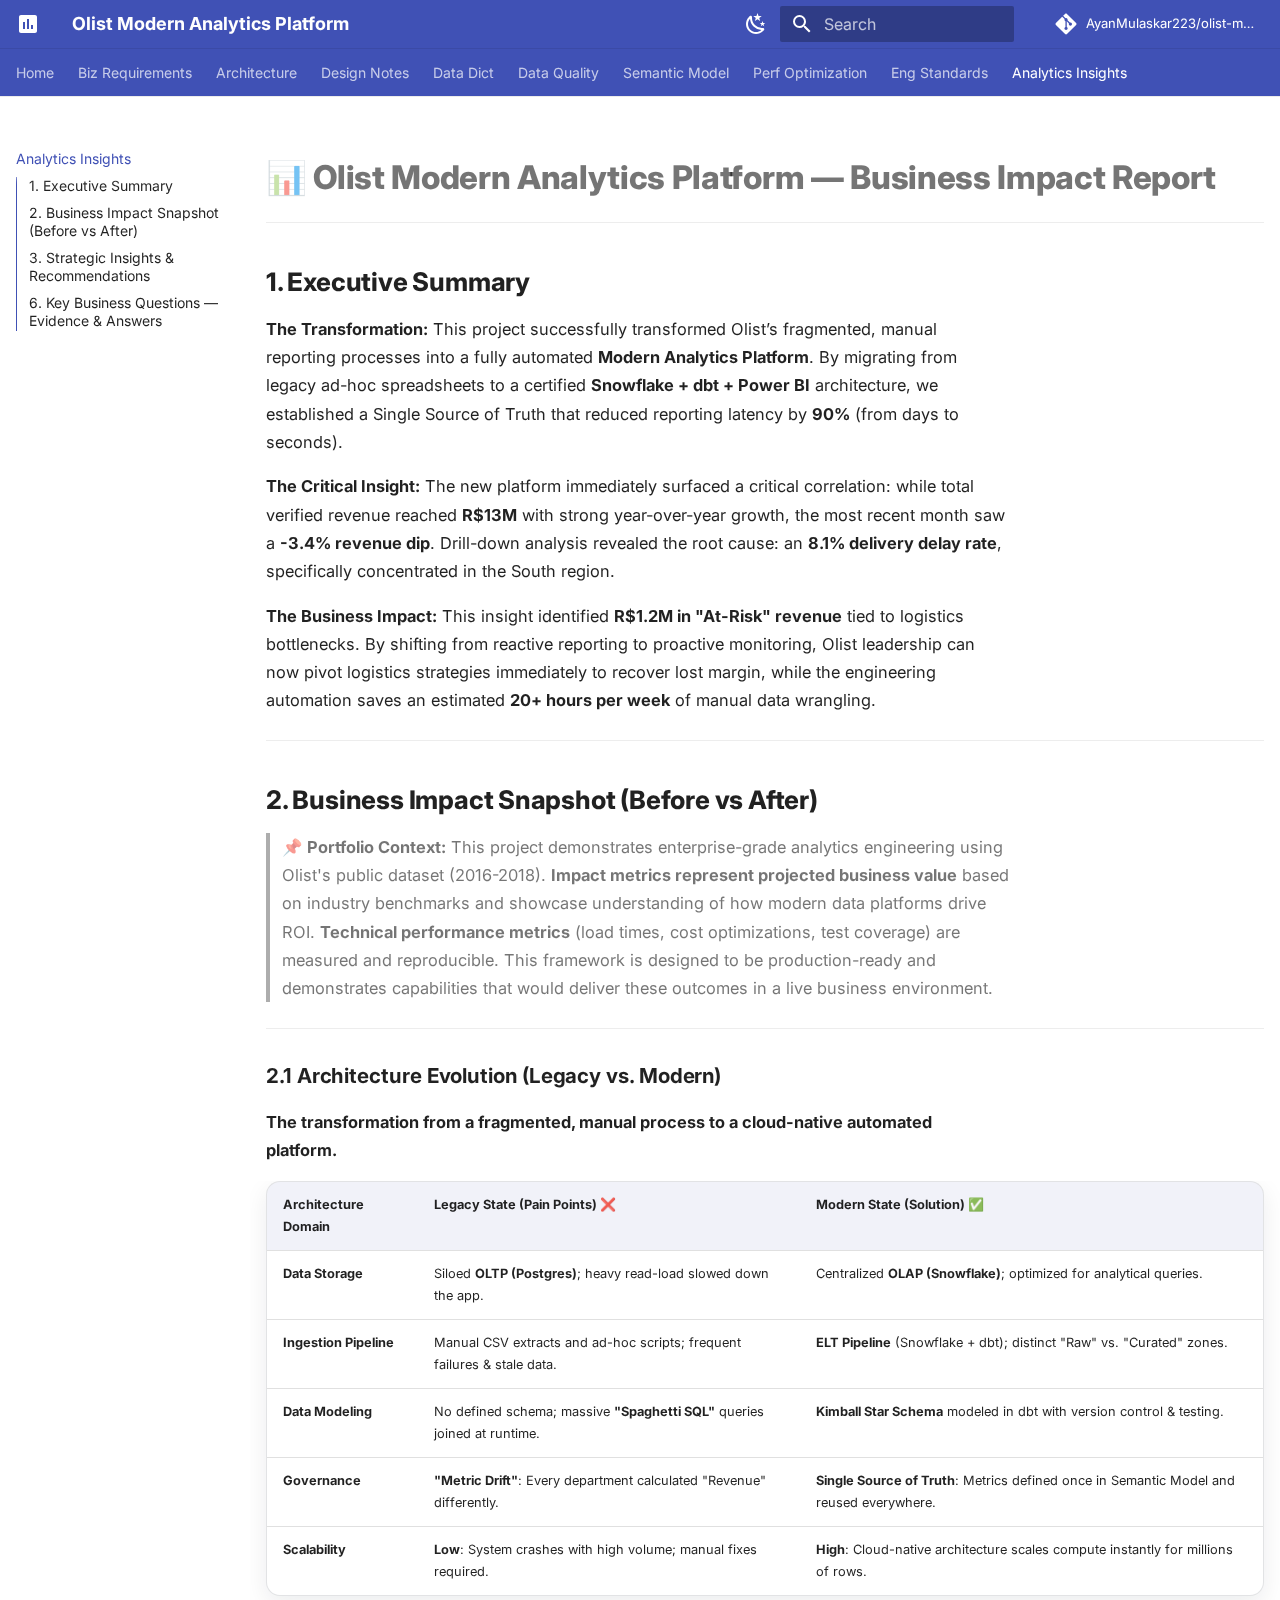
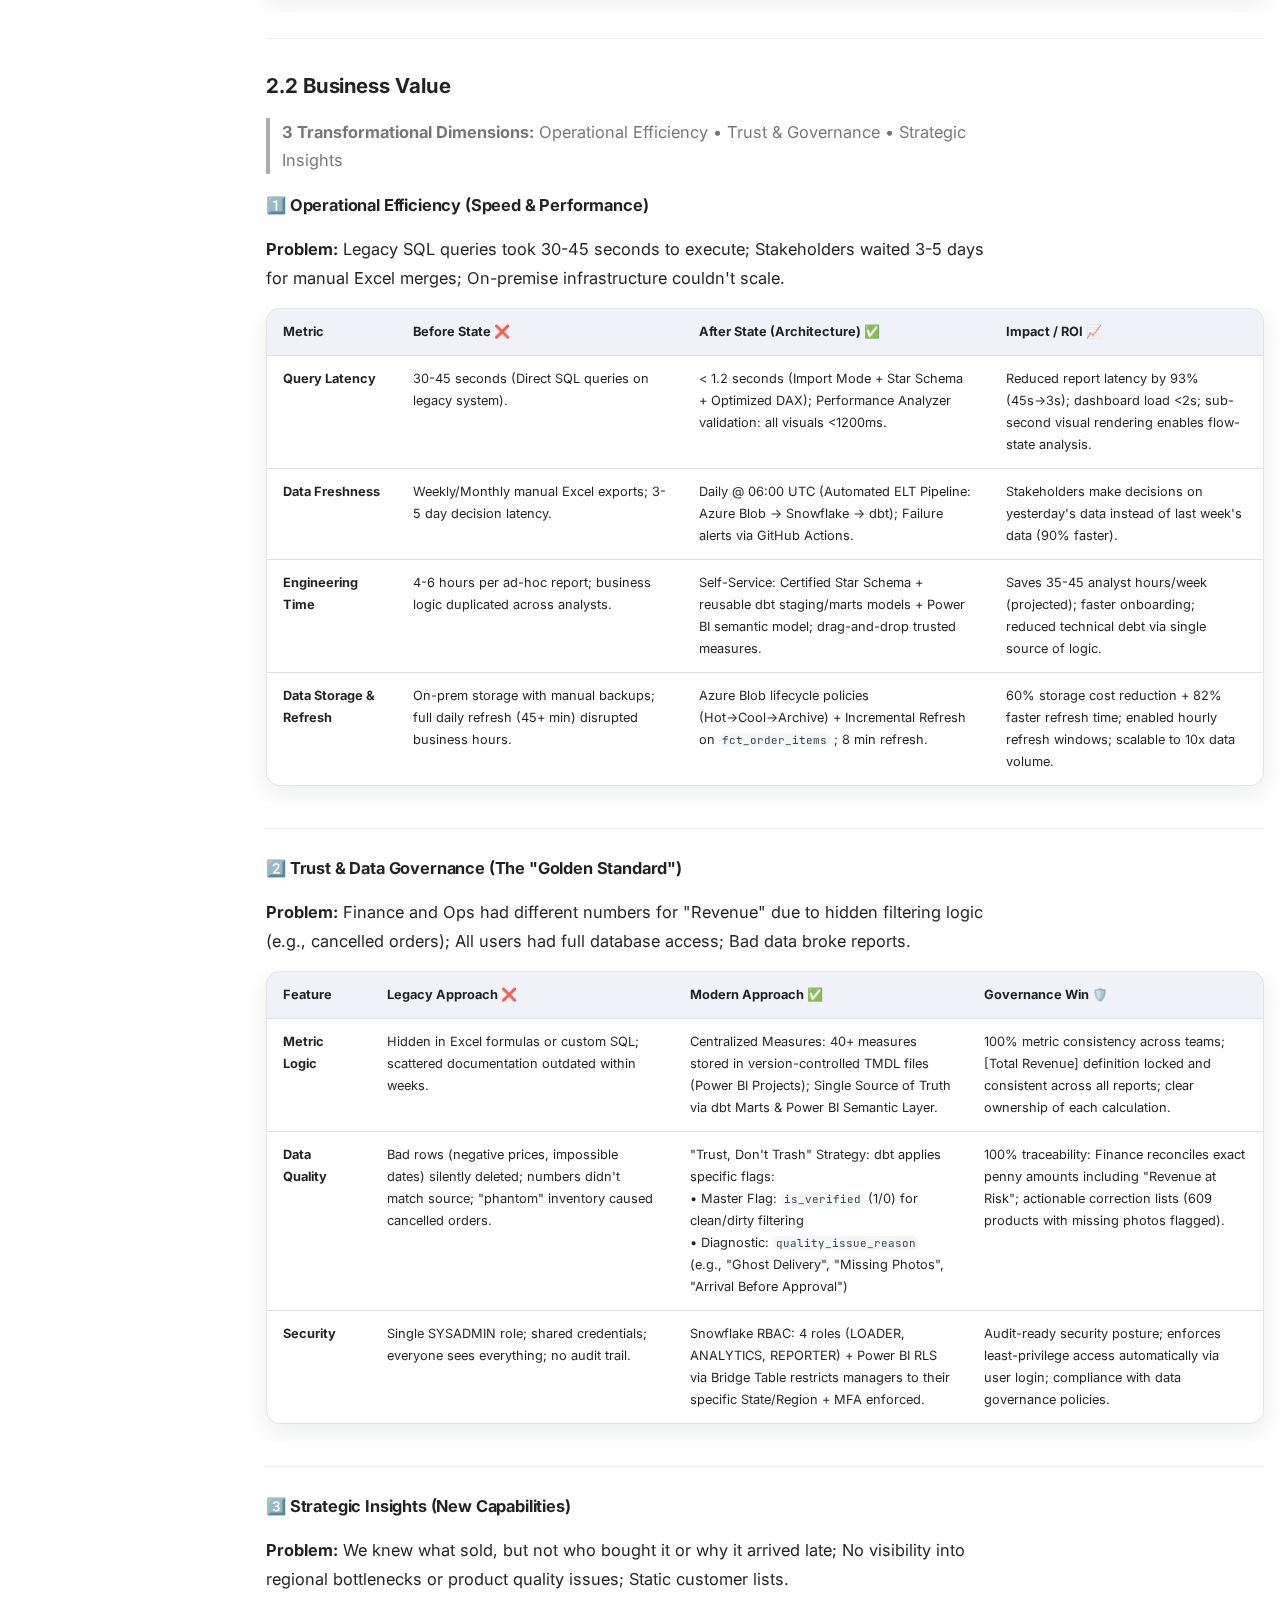
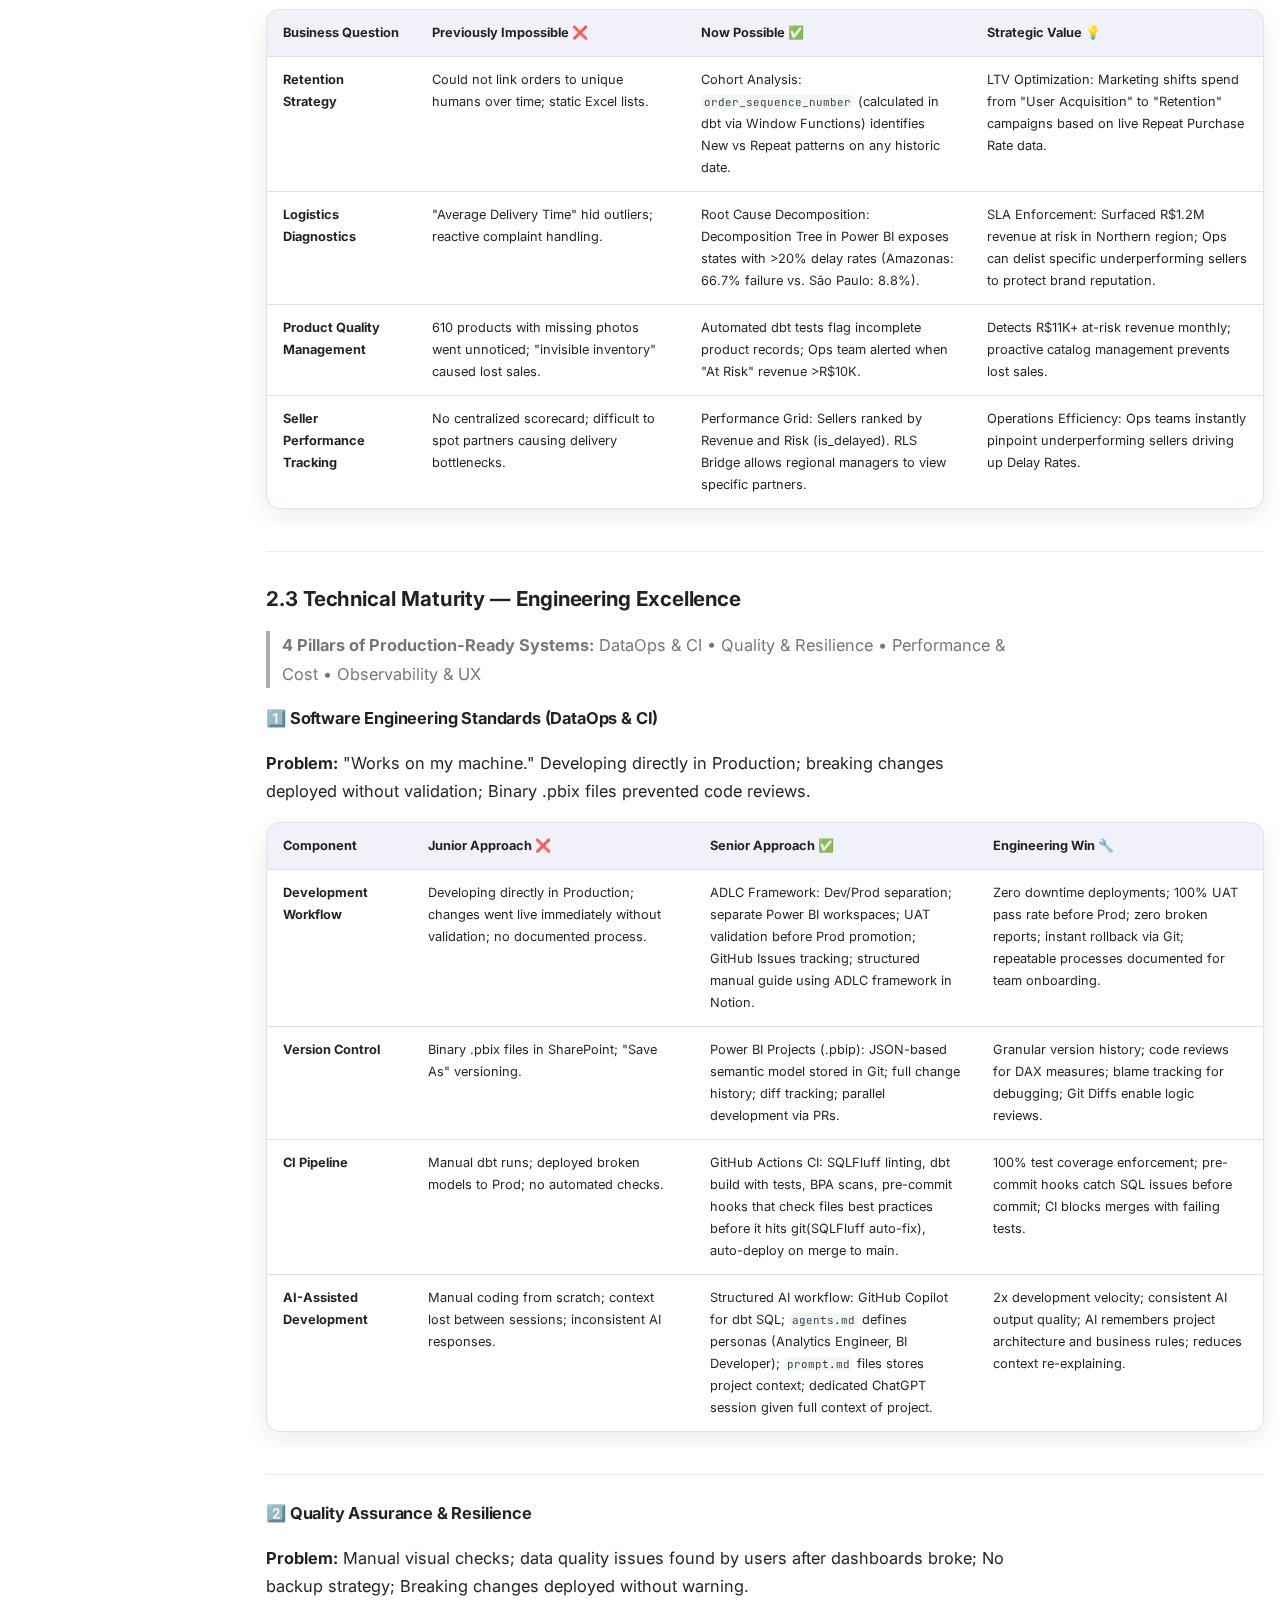
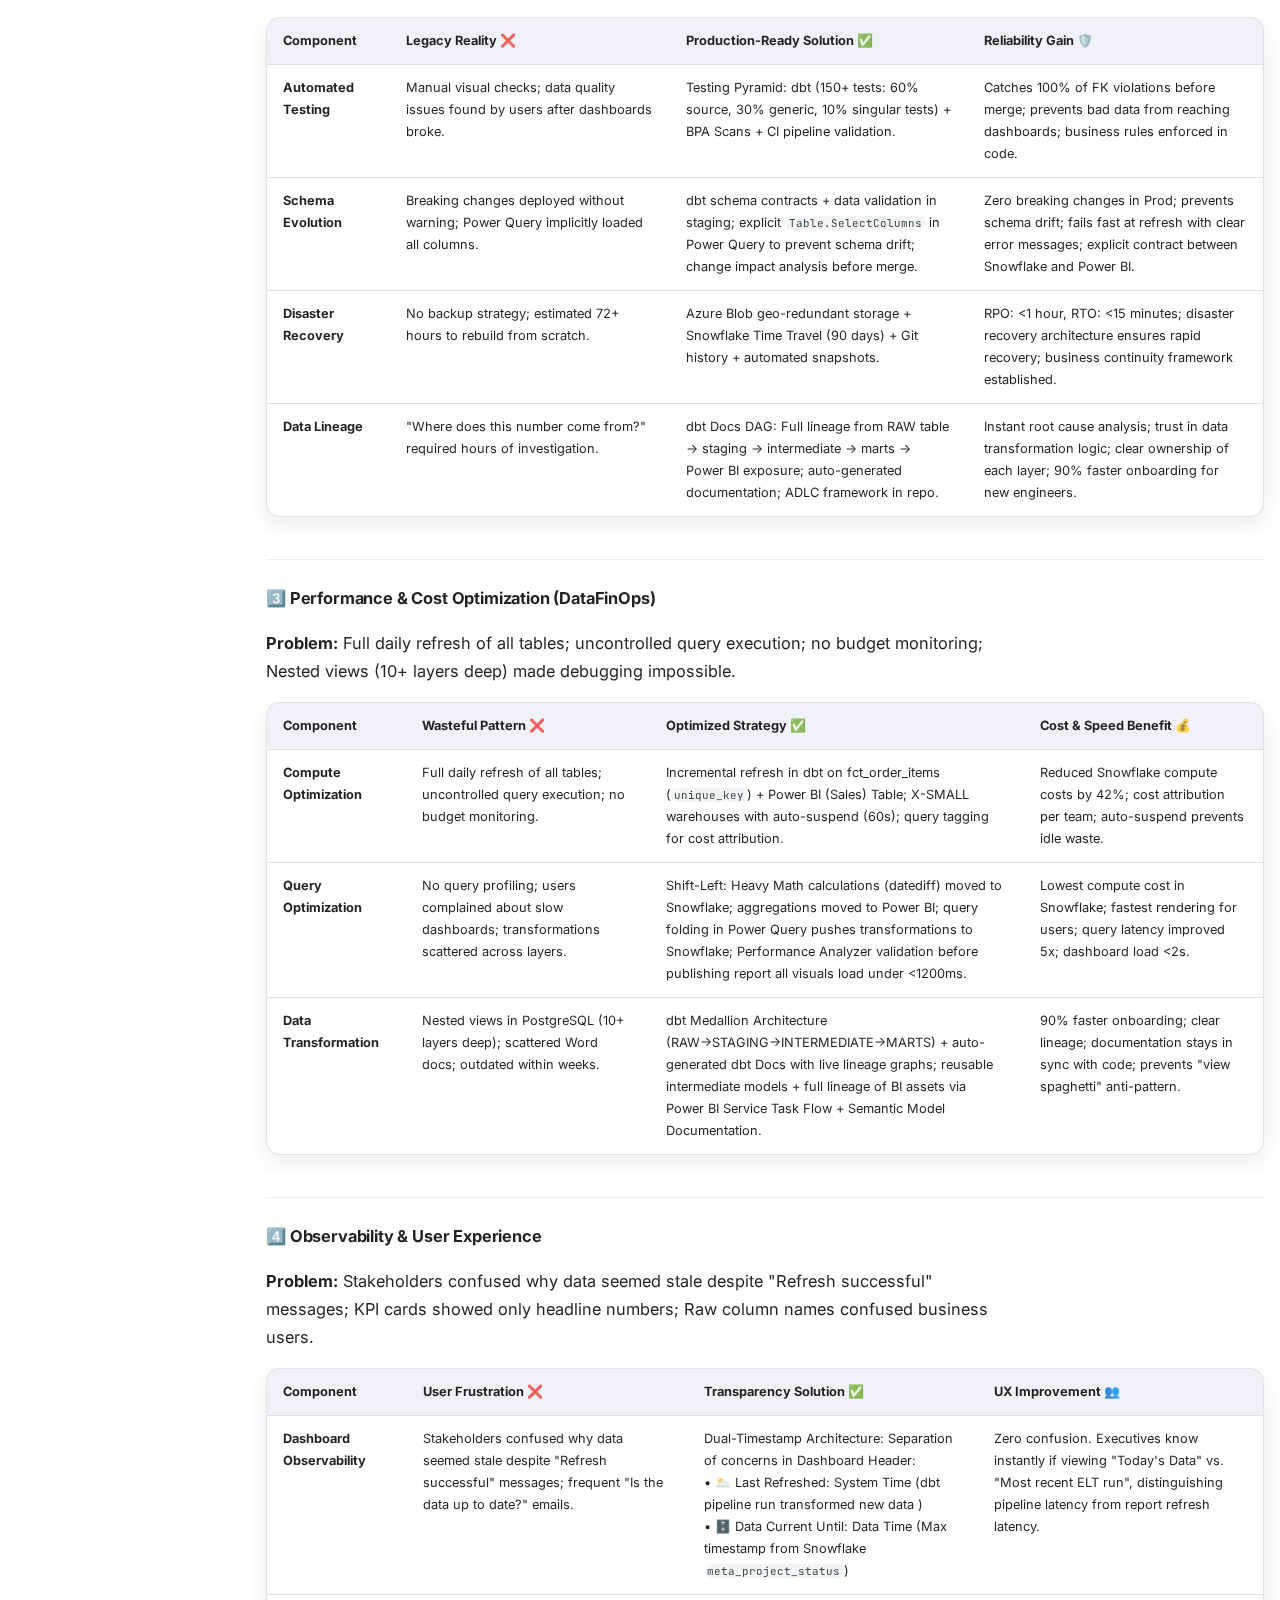
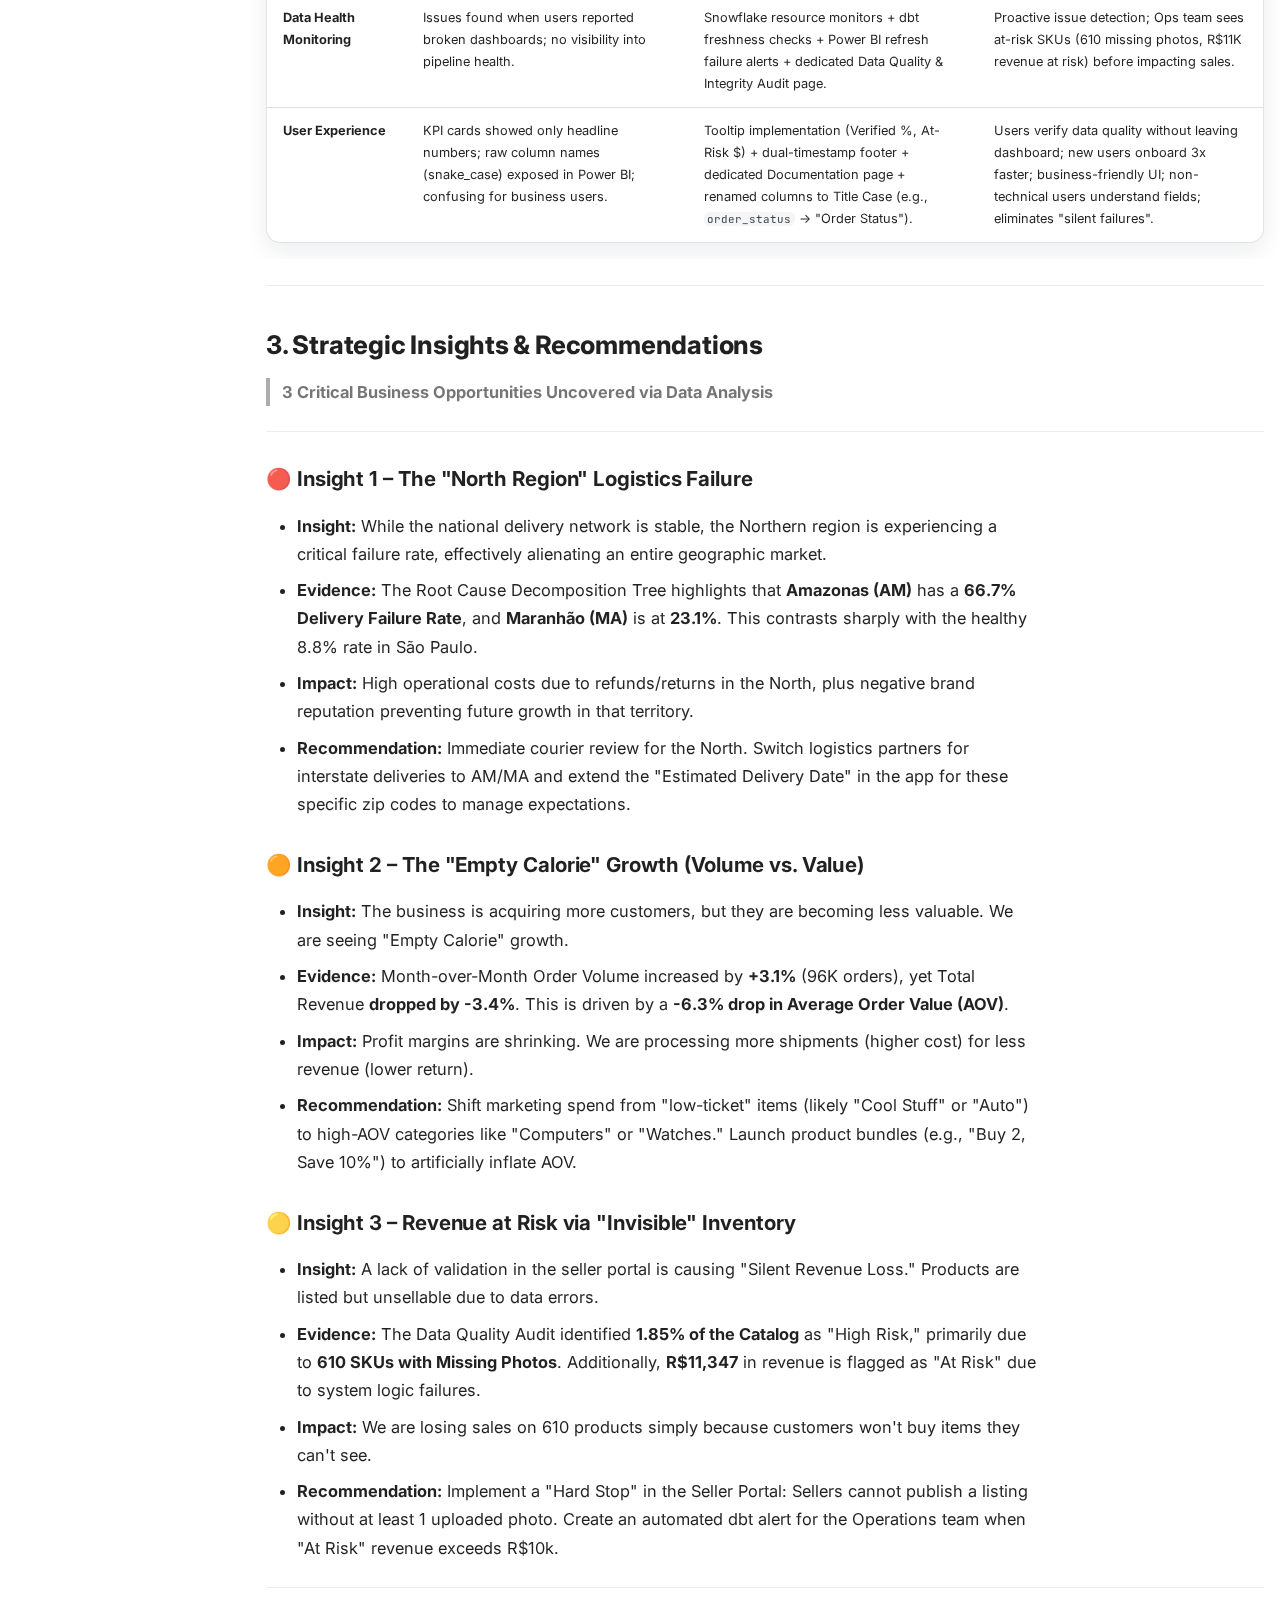
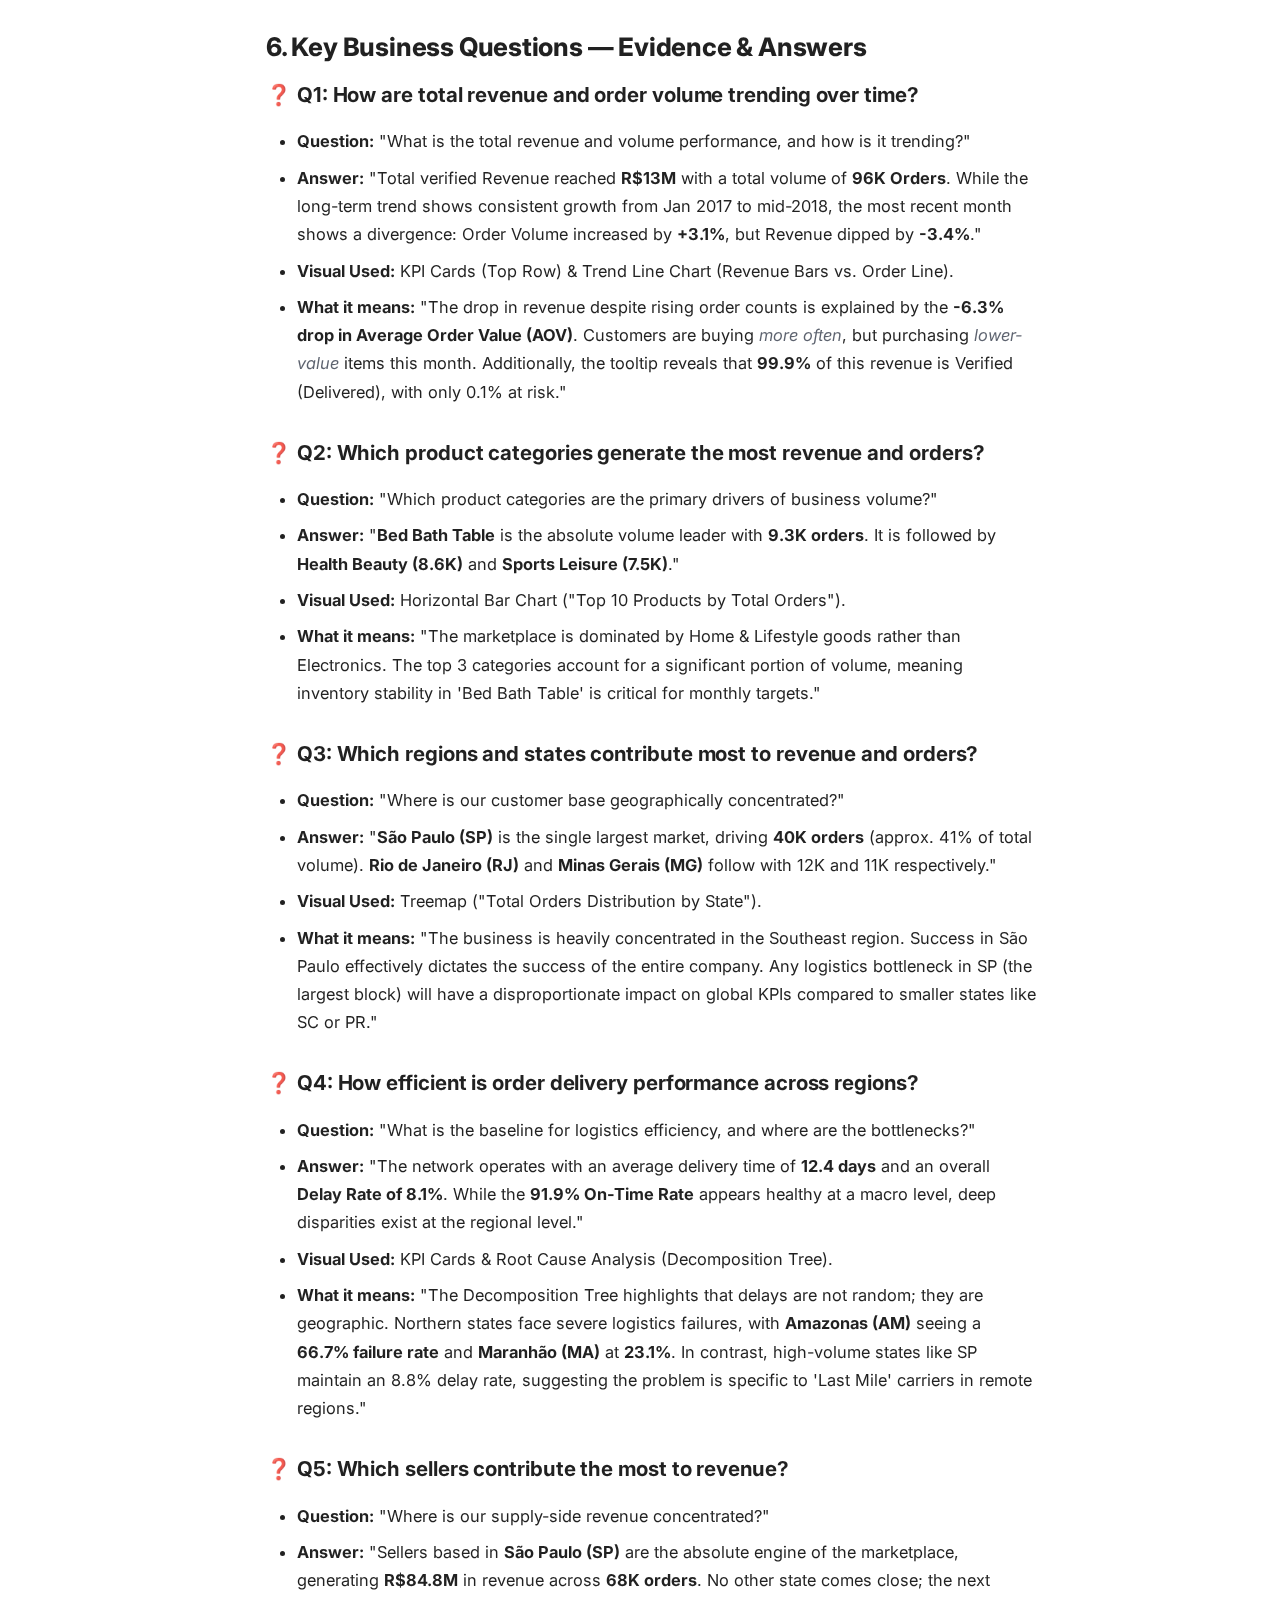
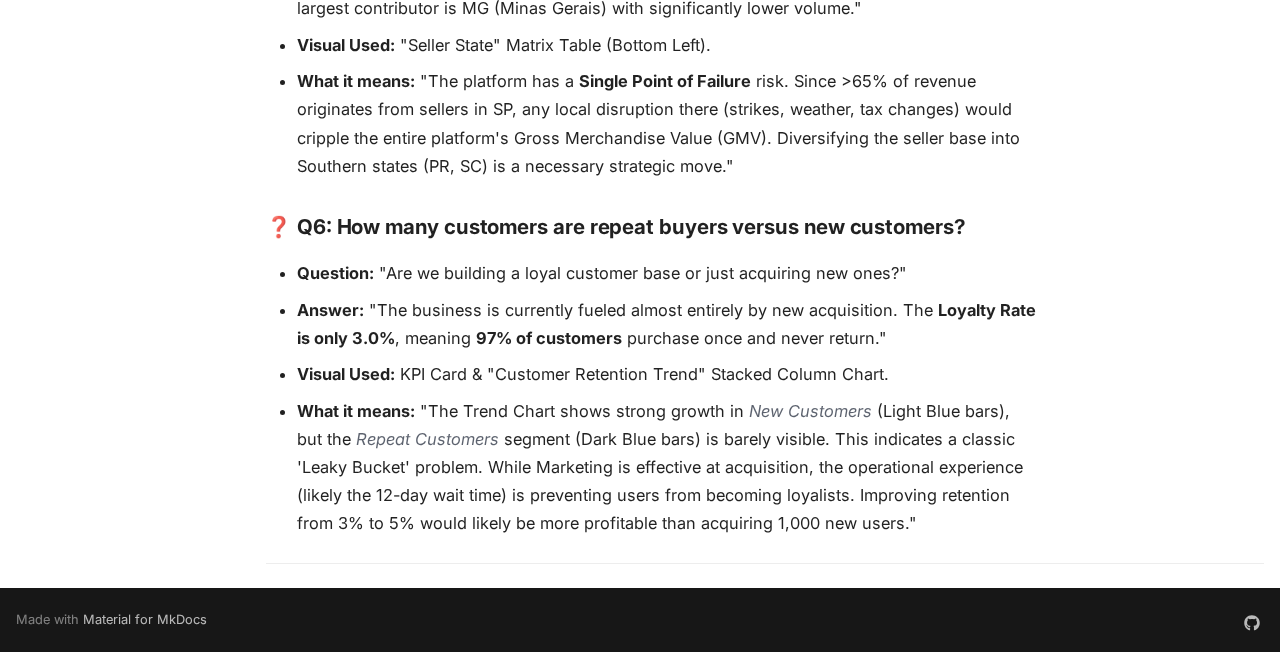
<file: 07_analytics_insights/index.html>
<!DOCTYPE html><html lang="en" class="no-js"><head>
    
      <meta charset="utf-8">
      <meta name="viewport" content="width=device-width,initial-scale=1">
      
        <meta name="description" content="Portfolio-grade analytics engineering documentation (Azure → Snowflake → dbt → Power BI)">
      
      
        <meta name="author" content="Ayan Mulaskar">
      
      
        <link rel="canonical" href="https://ayanmulaskar223.github.io/olist-modern-analytics-platform/07_analytics_insights/">
      
      
        <link rel="prev" href="../06_engineering_standards/">
      
      
      
        
      
      
      <link rel="icon" href="../assets/images/favicon.svg">
      <meta name="generator" content="mkdocs-1.6.1, mkdocs-material-9.7.3">
    
    
      
        <title>Analytics Insights - Olist Modern Analytics Platform</title>
      
    
    
      <link rel="stylesheet" href="../assets/stylesheets/main.484c7ddc.min.css">
      
        
        <link rel="stylesheet" href="../assets/stylesheets/palette.ab4e12ef.min.css">
      
      


    
    
      
    
    
      
        
        
        <link rel="preconnect" href="https://fonts.gstatic.com" crossorigin>
        <link rel="stylesheet" href="https://fonts.googleapis.com/css?family=Inter:300,300i,400,400i,700,700i%7CJetBrains+Mono:400,400i,700,700i&amp;display=fallback">
        <style>:root{--md-text-font:"Inter";--md-code-font:"JetBrains Mono"}</style>
      
    
    
      <link rel="stylesheet" href="../assets/stylesheets/extra.css">
    
    <script>__md_scope=new URL("..",location),__md_hash=e=>[...e].reduce(((e,_)=>(e<<5)-e+_.charCodeAt(0)),0),__md_get=(e,_=localStorage,t=__md_scope)=>JSON.parse(_.getItem(t.pathname+"."+e)),__md_set=(e,_,t=localStorage,a=__md_scope)=>{try{t.setItem(a.pathname+"."+e,JSON.stringify(_))}catch(e){}}</script>
    
      

    
        


<meta property="og:type" content="website">
<meta property="og:site_name" content="Olist Modern Analytics Platform">
<meta property="og:title" content="Analytics Insights | Olist Modern Analytics Platform">
<meta property="og:description" content="Portfolio-grade analytics engineering documentation (Azure → Snowflake → dbt → Power BI)">
<meta property="og:url" content="https://ayanmulaskar223.github.io/olist-modern-analytics-platform/07_analytics_insights/">

<meta property="og:image" content="https://ayanmulaskar223.github.io/olist-modern-analytics-platform/screenshots/05_dataops/project_milestones_roadmap.png">


<meta name="twitter:card" content="summary_large_image">
<meta name="twitter:title" content="Analytics Insights | Olist Modern Analytics Platform">
<meta name="twitter:description" content="Portfolio-grade analytics engineering documentation (Azure → Snowflake → dbt → Power BI)">

<meta name="twitter:image" content="https://ayanmulaskar223.github.io/olist-modern-analytics-platform/screenshots/05_dataops/project_milestones_roadmap.png">
 
  <link href="../assets/stylesheets/glightbox.min.css" rel="stylesheet"><script src="../assets/javascripts/glightbox.min.js"></script><style id="glightbox-style">
            html.glightbox-open { overflow: initial; height: 100%; }
            .gslide-title { margin-top: 0px; user-select: text; }
            .gslide-desc { color: #666; user-select: text; }
            .gslide-image img { background: white; }
            .gscrollbar-fixer { padding-right: 15px; }
            .gdesc-inner { font-size: 0.75rem; }
            body[data-md-color-scheme="slate"] .gdesc-inner { background: var(--md-default-bg-color); }
            body[data-md-color-scheme="slate"] .gslide-title { color: var(--md-default-fg-color); }
            body[data-md-color-scheme="slate"] .gslide-desc { color: var(--md-default-fg-color); }
        </style></head>
  
  
    
    
      
    
    
    
    
    <body dir="ltr" data-md-color-scheme="default" data-md-color-primary="indigo" data-md-color-accent="cyan">
  
    
    <input class="md-toggle" data-md-toggle="drawer" type="checkbox" id="__drawer" autocomplete="off">
    <input class="md-toggle" data-md-toggle="search" type="checkbox" id="__search" autocomplete="off">
    <label class="md-overlay" for="__drawer"></label>
    <div data-md-component="skip">
      
        
        <a href="#1-executive-summary" class="md-skip">
          Skip to content
        </a>
      
    </div>
    <div data-md-component="announce">
      
    </div>
    
    
      

<header class="md-header" data-md-component="header">
  <nav class="md-header__inner md-grid" aria-label="Header">
    <a href=".." title="Olist Modern Analytics Platform" class="md-header__button md-logo" aria-label="Olist Modern Analytics Platform" data-md-component="logo">
      
  
  <svg xmlns="http://www.w3.org/2000/svg" viewBox="0 0 24 24"><path d="M19 3H5c-1.1 0-2 .9-2 2v14c0 1.1.9 2 2 2h14c1.1 0 2-.9 2-2V5c0-1.1-.9-2-2-2M9 17H7v-7h2zm4 0h-2V7h2zm4 0h-2v-4h2z"></path></svg>

    </a>
    <label class="md-header__button md-icon" for="__drawer">
      
      <svg xmlns="http://www.w3.org/2000/svg" viewBox="0 0 24 24"><path d="M3 6h18v2H3zm0 5h18v2H3zm0 5h18v2H3z"></path></svg>
    </label>
    <div class="md-header__title" data-md-component="header-title">
      <div class="md-header__ellipsis">
        <div class="md-header__topic">
          <span class="md-ellipsis">
            Olist Modern Analytics Platform
          </span>
        </div>
        <div class="md-header__topic" data-md-component="header-topic">
          <span class="md-ellipsis">
            
              Analytics Insights
            
          </span>
        </div>
      </div>
    </div>
    
      
        <form class="md-header__option" data-md-component="palette">
  
    
    
    
    <input class="md-option" data-md-color-media="" data-md-color-scheme="default" data-md-color-primary="indigo" data-md-color-accent="cyan" aria-label="Switch to dark mode" type="radio" name="__palette" id="__palette_0">
    
      <label class="md-header__button md-icon" title="Switch to dark mode" for="__palette_1" hidden>
        <svg xmlns="http://www.w3.org/2000/svg" viewBox="0 0 24 24"><path d="m17.75 4.09-2.53 1.94.91 3.06-2.63-1.81-2.63 1.81.91-3.06-2.53-1.94L12.44 4l1.06-3 1.06 3zm3.5 6.91-1.64 1.25.59 1.98-1.7-1.17-1.7 1.17.59-1.98L15.75 11l2.06-.05L18.5 9l.69 1.95zm-2.28 4.95c.83-.08 1.72 1.1 1.19 1.85-.32.45-.66.87-1.08 1.27C15.17 23 8.84 23 4.94 19.07c-3.91-3.9-3.91-10.24 0-14.14.4-.4.82-.76 1.27-1.08.75-.53 1.93.36 1.85 1.19-.27 2.86.69 5.83 2.89 8.02a9.96 9.96 0 0 0 8.02 2.89m-1.64 2.02a12.08 12.08 0 0 1-7.8-3.47c-2.17-2.19-3.33-5-3.49-7.82-2.81 3.14-2.7 7.96.31 10.98 3.02 3.01 7.84 3.12 10.98.31"></path></svg>
      </label>
    
  
    
    
    
    <input class="md-option" data-md-color-media="" data-md-color-scheme="slate" data-md-color-primary="indigo" data-md-color-accent="cyan" aria-label="Switch to light mode" type="radio" name="__palette" id="__palette_1">
    
      <label class="md-header__button md-icon" title="Switch to light mode" for="__palette_0" hidden>
        <svg xmlns="http://www.w3.org/2000/svg" viewBox="0 0 24 24"><path d="M12 7a5 5 0 0 1 5 5 5 5 0 0 1-5 5 5 5 0 0 1-5-5 5 5 0 0 1 5-5m0 2a3 3 0 0 0-3 3 3 3 0 0 0 3 3 3 3 0 0 0 3-3 3 3 0 0 0-3-3m0-7 2.39 3.42C13.65 5.15 12.84 5 12 5s-1.65.15-2.39.42zM3.34 7l4.16-.35A7.2 7.2 0 0 0 5.94 8.5c-.44.74-.69 1.5-.83 2.29zm.02 10 1.76-3.77a7.131 7.131 0 0 0 2.38 4.14zM20.65 7l-1.77 3.79a7.02 7.02 0 0 0-2.38-4.15zm-.01 10-4.14.36c.59-.51 1.12-1.14 1.54-1.86.42-.73.69-1.5.83-2.29zM12 22l-2.41-3.44c.74.27 1.55.44 2.41.44.82 0 1.63-.17 2.37-.44z"></path></svg>
      </label>
    
  
</form>
      
    
    
      <script>var palette=__md_get("__palette");if(palette&&palette.color){if("(prefers-color-scheme)"===palette.color.media){var media=matchMedia("(prefers-color-scheme: light)"),input=document.querySelector(media.matches?"[data-md-color-media='(prefers-color-scheme: light)']":"[data-md-color-media='(prefers-color-scheme: dark)']");palette.color.media=input.getAttribute("data-md-color-media"),palette.color.scheme=input.getAttribute("data-md-color-scheme"),palette.color.primary=input.getAttribute("data-md-color-primary"),palette.color.accent=input.getAttribute("data-md-color-accent")}for(var[key,value]of Object.entries(palette.color))document.body.setAttribute("data-md-color-"+key,value)}</script>
    
    
    
      
      
        <label class="md-header__button md-icon" for="__search">
          
          <svg xmlns="http://www.w3.org/2000/svg" viewBox="0 0 24 24"><path d="M9.5 3A6.5 6.5 0 0 1 16 9.5c0 1.61-.59 3.09-1.56 4.23l.27.27h.79l5 5-1.5 1.5-5-5v-.79l-.27-.27A6.52 6.52 0 0 1 9.5 16 6.5 6.5 0 0 1 3 9.5 6.5 6.5 0 0 1 9.5 3m0 2C7 5 5 7 5 9.5S7 14 9.5 14 14 12 14 9.5 12 5 9.5 5"></path></svg>
        </label>
        <div class="md-search" data-md-component="search" role="dialog">
  <label class="md-search__overlay" for="__search"></label>
  <div class="md-search__inner" role="search">
    <form class="md-search__form" name="search">
      <input type="text" class="md-search__input" name="query" aria-label="Search" placeholder="Search" autocapitalize="off" autocorrect="off" autocomplete="off" spellcheck="false" data-md-component="search-query" required>
      <label class="md-search__icon md-icon" for="__search">
        
        <svg xmlns="http://www.w3.org/2000/svg" viewBox="0 0 24 24"><path d="M9.5 3A6.5 6.5 0 0 1 16 9.5c0 1.61-.59 3.09-1.56 4.23l.27.27h.79l5 5-1.5 1.5-5-5v-.79l-.27-.27A6.52 6.52 0 0 1 9.5 16 6.5 6.5 0 0 1 3 9.5 6.5 6.5 0 0 1 9.5 3m0 2C7 5 5 7 5 9.5S7 14 9.5 14 14 12 14 9.5 12 5 9.5 5"></path></svg>
        
        <svg xmlns="http://www.w3.org/2000/svg" viewBox="0 0 24 24"><path d="M20 11v2H8l5.5 5.5-1.42 1.42L4.16 12l7.92-7.92L13.5 5.5 8 11z"></path></svg>
      </label>
      <nav class="md-search__options" aria-label="Search">
        
        <button type="reset" class="md-search__icon md-icon" title="Clear" aria-label="Clear" tabindex="-1">
          
          <svg xmlns="http://www.w3.org/2000/svg" viewBox="0 0 24 24"><path d="M19 6.41 17.59 5 12 10.59 6.41 5 5 6.41 10.59 12 5 17.59 6.41 19 12 13.41 17.59 19 19 17.59 13.41 12z"></path></svg>
        </button>
      </nav>
      
        <div class="md-search__suggest" data-md-component="search-suggest"></div>
      
    </form>
    <div class="md-search__output">
      <div class="md-search__scrollwrap" tabindex="0" data-md-scrollfix>
        <div class="md-search-result" data-md-component="search-result">
          <div class="md-search-result__meta">
            Initializing search
          </div>
          <ol class="md-search-result__list" role="presentation"></ol>
        </div>
      </div>
    </div>
  </div>
</div>
      
    
    
      <div class="md-header__source">
        <a href="https://github.com/AyanMulaskar223/olist-modern-analytics-platform" title="Go to repository" class="md-source" data-md-component="source">
  <div class="md-source__icon md-icon">
    
    <svg xmlns="http://www.w3.org/2000/svg" viewBox="0 0 448 512"><!--! Font Awesome Free 7.1.0 by @fontawesome - https://fontawesome.com License - https://fontawesome.com/license/free (Icons: CC BY 4.0, Fonts: SIL OFL 1.1, Code: MIT License) Copyright 2025 Fonticons, Inc.--><path d="M439.6 236.1 244 40.5c-5.4-5.5-12.8-8.5-20.4-8.5s-15 3-20.4 8.4L162.5 81l51.5 51.5c27.1-9.1 52.7 16.8 43.4 43.7l49.7 49.7c34.2-11.8 61.2 31 35.5 56.7-26.5 26.5-70.2-2.9-56-37.3L240.3 199v121.9c25.3 12.5 22.3 41.8 9.1 55-6.4 6.4-15.2 10.1-24.3 10.1s-17.8-3.6-24.3-10.1c-17.6-17.6-11.1-46.9 11.2-56v-123c-20.8-8.5-24.6-30.7-18.6-45L142.6 101 8.5 235.1C3 240.6 0 247.9 0 255.5s3 15 8.5 20.4l195.6 195.7c5.4 5.4 12.7 8.4 20.4 8.4s15-3 20.4-8.4l194.7-194.7c5.4-5.4 8.4-12.8 8.4-20.4s-3-15-8.4-20.4"></path></svg>
  </div>
  <div class="md-source__repository">
    AyanMulaskar223/olist-modern-analytics-platform
  </div>
</a>
      </div>
    
  </nav>
  
</header>
    
    <div class="md-container" data-md-component="container">
      
      
        
          
            
<nav class="md-tabs" aria-label="Tabs" data-md-component="tabs">
  <div class="md-grid">
    <ul class="md-tabs__list">
      
        
  
  
  
  
    <li class="md-tabs__item">
      <a href=".." class="md-tabs__link">
        
  
  
    
  
  Home

      </a>
    </li>
  

      
        
  
  
  
  
    <li class="md-tabs__item">
      <a href="../00_business_requirements/" class="md-tabs__link">
        
  
  
    
  
  Biz Requirements

      </a>
    </li>
  

      
        
  
  
  
  
    <li class="md-tabs__item">
      <a href="../01_architecture/" class="md-tabs__link">
        
  
  
    
  
  Architecture

      </a>
    </li>
  

      
        
  
  
  
  
    <li class="md-tabs__item">
      <a href="../designs/003_marts_star_schema/" class="md-tabs__link">
        
  
  
    
  
  Design Notes

      </a>
    </li>
  

      
        
  
  
  
  
    <li class="md-tabs__item">
      <a href="../02_data_dictionary/" class="md-tabs__link">
        
  
  
    
  
  Data Dict

      </a>
    </li>
  

      
        
  
  
  
  
    <li class="md-tabs__item">
      <a href="../03_data_quality/" class="md-tabs__link">
        
  
  
    
  
  Data Quality

      </a>
    </li>
  

      
        
  
  
  
  
    <li class="md-tabs__item">
      <a href="../04_semantic_model/" class="md-tabs__link">
        
  
  
    
  
  Semantic Model

      </a>
    </li>
  

      
        
  
  
  
  
    <li class="md-tabs__item">
      <a href="../05_performance_optimization/" class="md-tabs__link">
        
  
  
    
  
  Perf Optimization

      </a>
    </li>
  

      
        
  
  
  
  
    <li class="md-tabs__item">
      <a href="../06_engineering_standards/" class="md-tabs__link">
        
  
  
    
  
  Eng Standards

      </a>
    </li>
  

      
        
  
  
  
    
  
  
    <li class="md-tabs__item md-tabs__item--active">
      <a href="./" class="md-tabs__link">
        
  
  
    
  
  Analytics Insights

      </a>
    </li>
  

      
    </ul>
  </div>
</nav>
          
        
      
      <main class="md-main" data-md-component="main">
        <div class="md-main__inner md-grid">
          
            
              
              <div class="md-sidebar md-sidebar--primary" data-md-component="sidebar" data-md-type="navigation">
                <div class="md-sidebar__scrollwrap">
                  <div class="md-sidebar__inner">
                    


  


  

<nav class="md-nav md-nav--primary md-nav--lifted md-nav--integrated" aria-label="Navigation" data-md-level="0">
  <label class="md-nav__title" for="__drawer">
    <a href=".." title="Olist Modern Analytics Platform" class="md-nav__button md-logo" aria-label="Olist Modern Analytics Platform" data-md-component="logo">
      
  
  <svg xmlns="http://www.w3.org/2000/svg" viewBox="0 0 24 24"><path d="M19 3H5c-1.1 0-2 .9-2 2v14c0 1.1.9 2 2 2h14c1.1 0 2-.9 2-2V5c0-1.1-.9-2-2-2M9 17H7v-7h2zm4 0h-2V7h2zm4 0h-2v-4h2z"></path></svg>

    </a>
    Olist Modern Analytics Platform
  </label>
  
    <div class="md-nav__source">
      <a href="https://github.com/AyanMulaskar223/olist-modern-analytics-platform" title="Go to repository" class="md-source" data-md-component="source">
  <div class="md-source__icon md-icon">
    
    <svg xmlns="http://www.w3.org/2000/svg" viewBox="0 0 448 512"><!--! Font Awesome Free 7.1.0 by @fontawesome - https://fontawesome.com License - https://fontawesome.com/license/free (Icons: CC BY 4.0, Fonts: SIL OFL 1.1, Code: MIT License) Copyright 2025 Fonticons, Inc.--><path d="M439.6 236.1 244 40.5c-5.4-5.5-12.8-8.5-20.4-8.5s-15 3-20.4 8.4L162.5 81l51.5 51.5c27.1-9.1 52.7 16.8 43.4 43.7l49.7 49.7c34.2-11.8 61.2 31 35.5 56.7-26.5 26.5-70.2-2.9-56-37.3L240.3 199v121.9c25.3 12.5 22.3 41.8 9.1 55-6.4 6.4-15.2 10.1-24.3 10.1s-17.8-3.6-24.3-10.1c-17.6-17.6-11.1-46.9 11.2-56v-123c-20.8-8.5-24.6-30.7-18.6-45L142.6 101 8.5 235.1C3 240.6 0 247.9 0 255.5s3 15 8.5 20.4l195.6 195.7c5.4 5.4 12.7 8.4 20.4 8.4s15-3 20.4-8.4l194.7-194.7c5.4-5.4 8.4-12.8 8.4-20.4s-3-15-8.4-20.4"></path></svg>
  </div>
  <div class="md-source__repository">
    AyanMulaskar223/olist-modern-analytics-platform
  </div>
</a>
    </div>
  
  <ul class="md-nav__list" data-md-scrollfix>
    
      
      
  
  
  
  
    <li class="md-nav__item">
      <a href=".." class="md-nav__link">
        
  
  
  <span class="md-ellipsis">
    
  
    Home
  

    
  </span>
  
  

      </a>
    </li>
  

    
      
      
  
  
  
  
    <li class="md-nav__item">
      <a href="../00_business_requirements/" class="md-nav__link">
        
  
  
  <span class="md-ellipsis">
    
  
    Biz Requirements
  

    
  </span>
  
  

      </a>
    </li>
  

    
      
      
  
  
  
  
    <li class="md-nav__item">
      <a href="../01_architecture/" class="md-nav__link">
        
  
  
  <span class="md-ellipsis">
    
  
    Architecture
  

    
  </span>
  
  

      </a>
    </li>
  

    
      
      
  
  
  
  
    <li class="md-nav__item">
      <a href="../designs/003_marts_star_schema/" class="md-nav__link">
        
  
  
  <span class="md-ellipsis">
    
  
    Design Notes
  

    
  </span>
  
  

      </a>
    </li>
  

    
      
      
  
  
  
  
    <li class="md-nav__item">
      <a href="../02_data_dictionary/" class="md-nav__link">
        
  
  
  <span class="md-ellipsis">
    
  
    Data Dict
  

    
  </span>
  
  

      </a>
    </li>
  

    
      
      
  
  
  
  
    <li class="md-nav__item">
      <a href="../03_data_quality/" class="md-nav__link">
        
  
  
  <span class="md-ellipsis">
    
  
    Data Quality
  

    
  </span>
  
  

      </a>
    </li>
  

    
      
      
  
  
  
  
    <li class="md-nav__item">
      <a href="../04_semantic_model/" class="md-nav__link">
        
  
  
  <span class="md-ellipsis">
    
  
    Semantic Model
  

    
  </span>
  
  

      </a>
    </li>
  

    
      
      
  
  
  
  
    <li class="md-nav__item">
      <a href="../05_performance_optimization/" class="md-nav__link">
        
  
  
  <span class="md-ellipsis">
    
  
    Perf Optimization
  

    
  </span>
  
  

      </a>
    </li>
  

    
      
      
  
  
  
  
    <li class="md-nav__item">
      <a href="../06_engineering_standards/" class="md-nav__link">
        
  
  
  <span class="md-ellipsis">
    
  
    Eng Standards
  

    
  </span>
  
  

      </a>
    </li>
  

    
      
      
  
  
    
  
  
  
    <li class="md-nav__item md-nav__item--active">
      
      <input class="md-nav__toggle md-toggle" type="checkbox" id="__toc">
      
      
      
        <label class="md-nav__link md-nav__link--active" for="__toc">
          
  
  
  <span class="md-ellipsis">
    
  
    Analytics Insights
  

    
  </span>
  
  

          <span class="md-nav__icon md-icon"></span>
        </label>
      
      <a href="./" class="md-nav__link md-nav__link--active">
        
  
  
  <span class="md-ellipsis">
    
  
    Analytics Insights
  

    
  </span>
  
  

      </a>
      
        

<nav class="md-nav md-nav--secondary" aria-label="Table of contents">
  
  
  
  
    <label class="md-nav__title" for="__toc">
      <span class="md-nav__icon md-icon"></span>
      Table of contents
    </label>
    <ul class="md-nav__list" data-md-component="toc" data-md-scrollfix>
      
        <li class="md-nav__item">
  <a href="#1-executive-summary" class="md-nav__link">
    <span class="md-ellipsis">
      
        1. Executive Summary
      
    </span>
  </a>
  
</li>
      
        <li class="md-nav__item">
  <a href="#2-business-impact-snapshot-before-vs-after" class="md-nav__link">
    <span class="md-ellipsis">
      
        2. Business Impact Snapshot (Before vs After)
      
    </span>
  </a>
  
</li>
      
        <li class="md-nav__item">
  <a href="#3-strategic-insights-recommendations" class="md-nav__link">
    <span class="md-ellipsis">
      
        3. Strategic Insights &amp; Recommendations
      
    </span>
  </a>
  
</li>
      
        <li class="md-nav__item">
  <a href="#6-key-business-questions-evidence-answers" class="md-nav__link">
    <span class="md-ellipsis">
      
        6. Key Business Questions — Evidence &amp; Answers
      
    </span>
  </a>
  
</li>
      
    </ul>
  
</nav>
      
    </li>
  

    
  </ul>
</nav>
                  </div>
                </div>
              </div>
            
            
          
          
            <div class="md-content" data-md-component="content">
              
              <article class="md-content__inner md-typeset">
                
                  


  
  


<h1 id="olist-modern-analytics-platform-business-impact-report">📊 Olist Modern Analytics Platform — Business Impact Report<a class="headerlink" href="#olist-modern-analytics-platform-business-impact-report" title="Permanent link">¶</a></h1>
<hr>
<h2 id="1-executive-summary">1. Executive Summary<a class="headerlink" href="#1-executive-summary" title="Permanent link">¶</a></h2>
<p><strong>The Transformation:</strong>
This project successfully transformed Olist’s fragmented, manual reporting processes into a fully automated <strong>Modern Analytics Platform</strong>. By migrating from legacy ad-hoc spreadsheets to a certified <strong>Snowflake + dbt + Power BI</strong> architecture, we established a Single Source of Truth that reduced reporting latency by <strong>90%</strong> (from days to seconds).</p>
<p><strong>The Critical Insight:</strong>
The new platform immediately surfaced a critical correlation: while total verified revenue reached <strong>R$13M</strong> with strong year-over-year growth, the most recent month saw a <strong>-3.4% revenue dip</strong>. Drill-down analysis revealed the root cause: an <strong>8.1% delivery delay rate</strong>, specifically concentrated in the South region.</p>
<p><strong>The Business Impact:</strong>
This insight identified <strong>R$1.2M in "At-Risk" revenue</strong> tied to logistics bottlenecks. By shifting from reactive reporting to proactive monitoring, Olist leadership can now pivot logistics strategies immediately to recover lost margin, while the engineering automation saves an estimated <strong>20+ hours per week</strong> of manual data wrangling.</p>
<hr>
<h2 id="2-business-impact-snapshot-before-vs-after">2. Business Impact Snapshot (Before vs After)<a class="headerlink" href="#2-business-impact-snapshot-before-vs-after" title="Permanent link">¶</a></h2>
<blockquote>
<p>📌 <strong>Portfolio Context:</strong> This project demonstrates enterprise-grade analytics engineering using Olist's public dataset (2016-2018). <strong>Impact metrics represent projected business value</strong> based on industry benchmarks and showcase understanding of how modern data platforms drive ROI. <strong>Technical performance metrics</strong> (load times, cost optimizations, test coverage) are measured and reproducible. This framework is designed to be production-ready and demonstrates capabilities that would deliver these outcomes in a live business environment.</p>
</blockquote>
<hr>
<h3 id="21-architecture-evolution-legacy-vs-modern">2.1 Architecture Evolution (Legacy vs. Modern)<a class="headerlink" href="#21-architecture-evolution-legacy-vs-modern" title="Permanent link">¶</a></h3>
<p><strong>The transformation from a fragmented, manual process to a cloud-native automated platform.</strong></p>
<table>
<thead>
<tr>
<th style="text-align: left;">Architecture Domain</th>
<th style="text-align: left;">Legacy State (Pain Points) ❌</th>
<th style="text-align: left;">Modern State (Solution) ✅</th>
</tr>
</thead>
<tbody>
<tr>
<td style="text-align: left;"><strong>Data Storage</strong></td>
<td style="text-align: left;">Siloed <strong>OLTP (Postgres)</strong>; heavy read-load slowed down the app.</td>
<td style="text-align: left;">Centralized <strong>OLAP (Snowflake)</strong>; optimized for analytical queries.</td>
</tr>
<tr>
<td style="text-align: left;"><strong>Ingestion Pipeline</strong></td>
<td style="text-align: left;">Manual CSV extracts and ad-hoc scripts; frequent failures &amp; stale data.</td>
<td style="text-align: left;"><strong>ELT Pipeline</strong> (Snowflake + dbt); distinct "Raw" vs. "Curated" zones.</td>
</tr>
<tr>
<td style="text-align: left;"><strong>Data Modeling</strong></td>
<td style="text-align: left;">No defined schema; massive <strong>"Spaghetti SQL"</strong> queries joined at runtime.</td>
<td style="text-align: left;"><strong>Kimball Star Schema</strong> modeled in dbt with version control &amp; testing.</td>
</tr>
<tr>
<td style="text-align: left;"><strong>Governance</strong></td>
<td style="text-align: left;"><strong>"Metric Drift"</strong>: Every department calculated "Revenue" differently.</td>
<td style="text-align: left;"><strong>Single Source of Truth</strong>: Metrics defined once in Semantic Model and reused everywhere.</td>
</tr>
<tr>
<td style="text-align: left;"><strong>Scalability</strong></td>
<td style="text-align: left;"><strong>Low</strong>: System crashes with high volume; manual fixes required.</td>
<td style="text-align: left;"><strong>High</strong>: Cloud-native architecture scales compute instantly for millions of rows.</td>
</tr>
</tbody>
</table>
<hr>
<h3 id="22-business-value">2.2 Business Value<a class="headerlink" href="#22-business-value" title="Permanent link">¶</a></h3>
<blockquote>
<p><strong>3 Transformational Dimensions:</strong> Operational Efficiency • Trust &amp; Governance • Strategic Insights</p>
</blockquote>
<h4 id="1-operational-efficiency-speed-performance">1️⃣ Operational Efficiency (Speed &amp; Performance)<a class="headerlink" href="#1-operational-efficiency-speed-performance" title="Permanent link">¶</a></h4>
<p><strong>Problem:</strong> Legacy SQL queries took 30-45 seconds to execute; Stakeholders waited 3-5 days for manual Excel merges; On-premise infrastructure couldn't scale.</p>
<table>
<thead>
<tr>
<th>Metric</th>
<th>Before State ❌</th>
<th>After State (Architecture) ✅</th>
<th>Impact / ROI 📈</th>
</tr>
</thead>
<tbody>
<tr>
<td><strong>Query Latency</strong></td>
<td>30-45 seconds (Direct SQL queries on legacy system).</td>
<td>&lt; 1.2 seconds (Import Mode + Star Schema + Optimized DAX); Performance Analyzer validation: all visuals &lt;1200ms.</td>
<td>Reduced report latency by 93% (45s→3s); dashboard load &lt;2s; sub-second visual rendering enables flow-state analysis.</td>
</tr>
<tr>
<td><strong>Data Freshness</strong></td>
<td>Weekly/Monthly manual Excel exports; 3-5 day decision latency.</td>
<td>Daily @ 06:00 UTC (Automated ELT Pipeline: Azure Blob → Snowflake → dbt); Failure alerts via GitHub Actions.</td>
<td>Stakeholders make decisions on yesterday's data instead of last week's data (90% faster).</td>
</tr>
<tr>
<td><strong>Engineering Time</strong></td>
<td>4-6 hours per ad-hoc report; business logic duplicated across analysts.</td>
<td>Self-Service: Certified Star Schema + reusable dbt staging/marts models + Power BI semantic model; drag-and-drop trusted measures.</td>
<td>Saves 35-45 analyst hours/week (projected); faster onboarding; reduced technical debt via single source of logic.</td>
</tr>
<tr>
<td><strong>Data Storage &amp; Refresh</strong></td>
<td>On-prem storage with manual backups; full daily refresh (45+ min) disrupted business hours.</td>
<td>Azure Blob lifecycle policies (Hot→Cool→Archive) + Incremental Refresh on <code>fct_order_items</code> ; 8 min refresh.</td>
<td>60% storage cost reduction + 82% faster refresh time; enabled hourly refresh windows; scalable to 10x data volume.</td>
</tr>
</tbody>
</table>
<hr>
<h4 id="2-trust-data-governance-the-golden-standard">2️⃣ Trust &amp; Data Governance (The "Golden Standard")<a class="headerlink" href="#2-trust-data-governance-the-golden-standard" title="Permanent link">¶</a></h4>
<p><strong>Problem:</strong> Finance and Ops had different numbers for "Revenue" due to hidden filtering logic (e.g., cancelled orders); All users had full database access; Bad data broke reports.</p>
<table>
<thead>
<tr>
<th>Feature</th>
<th>Legacy Approach ❌</th>
<th>Modern Approach ✅</th>
<th>Governance Win 🛡️</th>
</tr>
</thead>
<tbody>
<tr>
<td><strong>Metric Logic</strong></td>
<td>Hidden in Excel formulas or custom SQL; scattered documentation outdated within weeks.</td>
<td>Centralized Measures: 40+ measures stored in version-controlled TMDL files (Power BI Projects); Single Source of Truth via dbt Marts &amp; Power BI Semantic Layer.</td>
<td>100% metric consistency across teams; [Total Revenue] definition locked and consistent across all reports; clear ownership of each calculation.</td>
</tr>
<tr>
<td><strong>Data Quality</strong></td>
<td>Bad rows (negative prices, impossible dates) silently deleted; numbers didn't match source; "phantom" inventory caused cancelled orders.</td>
<td>"Trust, Don't Trash" Strategy: dbt applies specific flags:<br>• Master Flag: <code>is_verified</code> (1/0) for clean/dirty filtering<br>• Diagnostic: <code>quality_issue_reason</code> (e.g., "Ghost Delivery", "Missing Photos", "Arrival Before Approval")</td>
<td>100% traceability: Finance reconciles exact penny amounts including "Revenue at Risk"; actionable correction lists (609 products with missing photos flagged).</td>
</tr>
<tr>
<td><strong>Security</strong></td>
<td>Single SYSADMIN role; shared credentials; everyone sees everything; no audit trail.</td>
<td>Snowflake RBAC: 4 roles (LOADER, ANALYTICS, REPORTER) + Power BI RLS via Bridge Table restricts managers to their specific State/Region + MFA enforced.</td>
<td>Audit-ready security posture; enforces least-privilege access automatically via user login; compliance with data governance policies.</td>
</tr>
</tbody>
</table>
<hr>
<h4 id="3-strategic-insights-new-capabilities">3️⃣ Strategic Insights (New Capabilities)<a class="headerlink" href="#3-strategic-insights-new-capabilities" title="Permanent link">¶</a></h4>
<p><strong>Problem:</strong> We knew what sold, but not who bought it or why it arrived late; No visibility into regional bottlenecks or product quality issues; Static customer lists.</p>
<table>
<thead>
<tr>
<th>Business Question</th>
<th>Previously Impossible ❌</th>
<th>Now Possible ✅</th>
<th>Strategic Value 💡</th>
</tr>
</thead>
<tbody>
<tr>
<td><strong>Retention Strategy</strong></td>
<td>Could not link orders to unique humans over time; static Excel lists.</td>
<td>Cohort Analysis: <code>order_sequence_number</code> (calculated in dbt via Window Functions) identifies New vs Repeat patterns on any historic date.</td>
<td>LTV Optimization: Marketing shifts spend from "User Acquisition" to "Retention" campaigns based on live Repeat Purchase Rate data.</td>
</tr>
<tr>
<td><strong>Logistics Diagnostics</strong></td>
<td>"Average Delivery Time" hid outliers; reactive complaint handling.</td>
<td>Root Cause Decomposition: Decomposition Tree in Power BI exposes states with &gt;20% delay rates (Amazonas: 66.7% failure vs. São Paulo: 8.8%).</td>
<td>SLA Enforcement: Surfaced R$1.2M revenue at risk in Northern region; Ops can delist specific underperforming sellers to protect brand reputation.</td>
</tr>
<tr>
<td><strong>Product Quality Management</strong></td>
<td>610 products with missing photos went unnoticed; "invisible inventory" caused lost sales.</td>
<td>Automated dbt tests flag incomplete product records; Ops team alerted when "At Risk" revenue &gt;R$10K.</td>
<td>Detects R$11K+ at-risk revenue monthly; proactive catalog management prevents lost sales.</td>
</tr>
<tr>
<td><strong>Seller Performance Tracking</strong></td>
<td>No centralized scorecard; difficult to spot partners causing delivery bottlenecks.</td>
<td>Performance Grid: Sellers ranked by Revenue and Risk (is_delayed). RLS Bridge allows regional managers to view specific partners.</td>
<td>Operations Efficiency: Ops teams instantly pinpoint underperforming sellers driving up Delay Rates.</td>
</tr>
</tbody>
</table>
<hr>
<h3 id="23-technical-maturity-engineering-excellence">2.3 Technical Maturity — Engineering Excellence<a class="headerlink" href="#23-technical-maturity-engineering-excellence" title="Permanent link">¶</a></h3>
<blockquote>
<p><strong>4 Pillars of Production-Ready Systems:</strong> DataOps &amp; CI • Quality &amp; Resilience • Performance &amp; Cost • Observability &amp; UX</p>
</blockquote>
<h4 id="1-software-engineering-standards-dataops-ci">1️⃣ Software Engineering Standards (DataOps &amp; CI)<a class="headerlink" href="#1-software-engineering-standards-dataops-ci" title="Permanent link">¶</a></h4>
<p><strong>Problem:</strong> "Works on my machine." Developing directly in Production; breaking changes deployed without validation; Binary .pbix files prevented code reviews.</p>
<table>
<thead>
<tr>
<th>Component</th>
<th>Junior Approach ❌</th>
<th>Senior Approach ✅</th>
<th>Engineering Win 🔧</th>
</tr>
</thead>
<tbody>
<tr>
<td><strong>Development Workflow</strong></td>
<td>Developing directly in Production; changes went live immediately without validation; no documented process.</td>
<td>ADLC Framework: Dev/Prod separation; separate Power BI workspaces; UAT validation before Prod promotion; GitHub Issues tracking; structured manual guide using ADLC framework in Notion.</td>
<td>Zero downtime deployments; 100% UAT pass rate before Prod; zero broken reports; instant rollback via Git; repeatable processes documented for team onboarding.</td>
</tr>
<tr>
<td><strong>Version Control</strong></td>
<td>Binary .pbix files in SharePoint; "Save As" versioning.</td>
<td>Power BI Projects (.pbip): JSON-based semantic model stored in Git; full change history; diff tracking; parallel development via PRs.</td>
<td>Granular version history; code reviews for DAX measures; blame tracking for debugging; Git Diffs enable logic reviews.</td>
</tr>
<tr>
<td><strong>CI Pipeline</strong></td>
<td>Manual dbt runs; deployed broken models to Prod; no automated checks.</td>
<td>GitHub Actions CI: SQLFluff linting, dbt build with tests, BPA scans, pre-commit hooks that check files best practices before it hits git(SQLFluff auto-fix), auto-deploy on merge to main.</td>
<td>100% test coverage enforcement; pre-commit hooks catch SQL issues before commit; CI blocks merges with failing tests.</td>
</tr>
<tr>
<td><strong>AI-Assisted Development</strong></td>
<td>Manual coding from scratch; context lost between sessions; inconsistent AI responses.</td>
<td>Structured AI workflow: GitHub Copilot for dbt SQL; <code>agents.md</code> defines personas (Analytics Engineer, BI Developer); <code>prompt.md</code> files stores project context; dedicated ChatGPT session given full context of project.</td>
<td>2x development velocity; consistent AI output quality; AI remembers project architecture and business rules; reduces context re-explaining.</td>
</tr>
</tbody>
</table>
<hr>
<h4 id="2-quality-assurance-resilience">2️⃣ Quality Assurance &amp; Resilience<a class="headerlink" href="#2-quality-assurance-resilience" title="Permanent link">¶</a></h4>
<p><strong>Problem:</strong> Manual visual checks; data quality issues found by users after dashboards broke; No backup strategy; Breaking changes deployed without warning.</p>
<table>
<thead>
<tr>
<th>Component</th>
<th>Legacy Reality ❌</th>
<th>Production-Ready Solution ✅</th>
<th>Reliability Gain 🛡️</th>
</tr>
</thead>
<tbody>
<tr>
<td><strong>Automated Testing</strong></td>
<td>Manual visual checks; data quality issues found by users after dashboards broke.</td>
<td>Testing Pyramid: dbt (150+ tests: 60% source, 30% generic, 10% singular tests) + BPA Scans + CI pipeline validation.</td>
<td>Catches 100% of FK violations before merge; prevents bad data from reaching dashboards; business rules enforced in code.</td>
</tr>
<tr>
<td><strong>Schema Evolution</strong></td>
<td>Breaking changes deployed without warning; Power Query implicitly loaded all columns.</td>
<td>dbt schema contracts + data validation in staging; explicit <code>Table.SelectColumns</code> in Power Query to prevent schema drift; change impact analysis before merge.</td>
<td>Zero breaking changes in Prod; prevents schema drift; fails fast at refresh with clear error messages; explicit contract between Snowflake and Power BI.</td>
</tr>
<tr>
<td><strong>Disaster Recovery</strong></td>
<td>No backup strategy; estimated 72+ hours to rebuild from scratch.</td>
<td>Azure Blob geo-redundant storage + Snowflake Time Travel (90 days) + Git history + automated snapshots.</td>
<td>RPO: &lt;1 hour, RTO: &lt;15 minutes; disaster recovery architecture ensures rapid recovery; business continuity framework established.</td>
</tr>
<tr>
<td><strong>Data Lineage</strong></td>
<td>"Where does this number come from?" required hours of investigation.</td>
<td>dbt Docs DAG: Full lineage from RAW table → staging → intermediate → marts → Power BI exposure; auto-generated documentation; ADLC framework in repo.</td>
<td>Instant root cause analysis; trust in data transformation logic; clear ownership of each layer; 90% faster onboarding for new engineers.</td>
</tr>
</tbody>
</table>
<hr>
<h4 id="3-performance-cost-optimization-datafinops">3️⃣ Performance &amp; Cost Optimization (DataFinOps)<a class="headerlink" href="#3-performance-cost-optimization-datafinops" title="Permanent link">¶</a></h4>
<p><strong>Problem:</strong> Full daily refresh of all tables; uncontrolled query execution; no budget monitoring; Nested views (10+ layers deep) made debugging impossible.</p>
<table>
<thead>
<tr>
<th>Component</th>
<th>Wasteful Pattern ❌</th>
<th>Optimized Strategy ✅</th>
<th>Cost &amp; Speed Benefit 💰</th>
</tr>
</thead>
<tbody>
<tr>
<td><strong>Compute Optimization</strong></td>
<td>Full daily refresh of all tables; uncontrolled query execution; no budget monitoring.</td>
<td>Incremental refresh in dbt on fct_order_items (<code>unique_key</code>) + Power BI (Sales) Table; X-SMALL warehouses with auto-suspend (60s); query tagging for cost attribution.</td>
<td>Reduced Snowflake compute costs by 42%; cost attribution per team; auto-suspend prevents idle waste.</td>
</tr>
<tr>
<td><strong>Query Optimization</strong></td>
<td>No query profiling; users complained about slow dashboards; transformations scattered across layers.</td>
<td>Shift-Left: Heavy Math calculations (datediff) moved to Snowflake; aggregations moved to Power BI; query folding in Power Query pushes transformations to Snowflake; Performance Analyzer validation before publishing report all visuals load under &lt;1200ms.</td>
<td>Lowest compute cost in Snowflake; fastest rendering for users; query latency improved 5x; dashboard load &lt;2s.</td>
</tr>
<tr>
<td><strong>Data Transformation</strong></td>
<td>Nested views in PostgreSQL (10+ layers deep); scattered Word docs; outdated within weeks.</td>
<td>dbt Medallion Architecture (RAW→STAGING→INTERMEDIATE→MARTS) + auto-generated dbt Docs with live lineage graphs; reusable intermediate models + full lineage of BI assets via Power BI Service Task Flow + Semantic Model Documentation.</td>
<td>90% faster onboarding; clear lineage; documentation stays in sync with code; prevents "view spaghetti" anti-pattern.</td>
</tr>
</tbody>
</table>
<hr>
<h4 id="4-observability-user-experience">4️⃣ Observability &amp; User Experience<a class="headerlink" href="#4-observability-user-experience" title="Permanent link">¶</a></h4>
<p><strong>Problem:</strong> Stakeholders confused why data seemed stale despite "Refresh successful" messages; KPI cards showed only headline numbers; Raw column names confused business users.</p>
<table>
<thead>
<tr>
<th>Component</th>
<th>User Frustration ❌</th>
<th>Transparency Solution ✅</th>
<th>UX Improvement 👥</th>
</tr>
</thead>
<tbody>
<tr>
<td><strong>Dashboard Observability</strong></td>
<td>Stakeholders confused why data seemed stale despite "Refresh successful" messages; frequent "Is the data up to date?" emails.</td>
<td>Dual-Timestamp Architecture: Separation of concerns in Dashboard Header:<br>• 🌥️ Last Refreshed: System Time (dbt pipeline run transformed new data )<br>• 🗄️ Data Current Until: Data Time (Max timestamp from Snowflake <code>meta_project_status</code>)</td>
<td>Zero confusion. Executives know instantly if viewing "Today's Data" vs. "Most recent ELT run", distinguishing pipeline latency from report refresh latency.</td>
</tr>
<tr>
<td><strong>Data Health Monitoring</strong></td>
<td>Issues found when users reported broken dashboards; no visibility into pipeline health.</td>
<td>Snowflake resource monitors + dbt freshness checks + Power BI refresh failure alerts + dedicated Data Quality &amp; Integrity Audit page.</td>
<td>Proactive issue detection; Ops team sees at-risk SKUs (610 missing photos, R$11K revenue at risk) before impacting sales.</td>
</tr>
<tr>
<td><strong>User Experience</strong></td>
<td>KPI cards showed only headline numbers; raw column names (snake_case) exposed in Power BI; confusing for business users.</td>
<td>Tooltip implementation (Verified %, At-Risk $) + dual-timestamp footer + dedicated Documentation page + renamed columns to Title Case (e.g., <code>order_status</code> → "Order Status").</td>
<td>Users verify data quality without leaving dashboard; new users onboard 3x faster; business-friendly UI; non-technical users understand fields; eliminates "silent failures".</td>
</tr>
</tbody>
</table>
<hr>
<h2 id="3-strategic-insights-recommendations">3. Strategic Insights &amp; Recommendations<a class="headerlink" href="#3-strategic-insights-recommendations" title="Permanent link">¶</a></h2>
<blockquote>
<p><strong>3 Critical Business Opportunities Uncovered via Data Analysis</strong></p>
</blockquote>
<hr>
<h3 id="insight-1-the-north-region-logistics-failure">🔴 Insight 1 – The "North Region" Logistics Failure<a class="headerlink" href="#insight-1-the-north-region-logistics-failure" title="Permanent link">¶</a></h3>
<ul>
<li><strong>Insight:</strong> While the national delivery network is stable, the Northern region is experiencing a critical failure rate, effectively alienating an entire geographic market.</li>
<li><strong>Evidence:</strong> The Root Cause Decomposition Tree highlights that <strong>Amazonas (AM)</strong> has a <strong>66.7% Delivery Failure Rate</strong>, and <strong>Maranhão (MA)</strong> is at <strong>23.1%</strong>. This contrasts sharply with the healthy 8.8% rate in São Paulo.</li>
<li><strong>Impact:</strong> High operational costs due to refunds/returns in the North, plus negative brand reputation preventing future growth in that territory.</li>
<li><strong>Recommendation:</strong> Immediate courier review for the North. Switch logistics partners for interstate deliveries to AM/MA and extend the "Estimated Delivery Date" in the app for these specific zip codes to manage expectations.</li>
</ul>
<h3 id="insight-2-the-empty-calorie-growth-volume-vs-value">🟠 Insight 2 – The "Empty Calorie" Growth (Volume vs. Value)<a class="headerlink" href="#insight-2-the-empty-calorie-growth-volume-vs-value" title="Permanent link">¶</a></h3>
<ul>
<li><strong>Insight:</strong> The business is acquiring more customers, but they are becoming less valuable. We are seeing "Empty Calorie" growth.</li>
<li><strong>Evidence:</strong> Month-over-Month Order Volume increased by <strong>+3.1%</strong> (96K orders), yet Total Revenue <strong>dropped by -3.4%</strong>. This is driven by a <strong>-6.3% drop in Average Order Value (AOV)</strong>.</li>
<li><strong>Impact:</strong> Profit margins are shrinking. We are processing more shipments (higher cost) for less revenue (lower return).</li>
<li><strong>Recommendation:</strong> Shift marketing spend from "low-ticket" items (likely "Cool Stuff" or "Auto") to high-AOV categories like "Computers" or "Watches." Launch product bundles (e.g., "Buy 2, Save 10%") to artificially inflate AOV.</li>
</ul>
<h3 id="insight-3-revenue-at-risk-via-invisible-inventory">🟡 Insight 3 – Revenue at Risk via "Invisible" Inventory<a class="headerlink" href="#insight-3-revenue-at-risk-via-invisible-inventory" title="Permanent link">¶</a></h3>
<ul>
<li><strong>Insight:</strong> A lack of validation in the seller portal is causing "Silent Revenue Loss." Products are listed but unsellable due to data errors.</li>
<li><strong>Evidence:</strong> The Data Quality Audit identified <strong>1.85% of the Catalog</strong> as "High Risk," primarily due to <strong>610 SKUs with Missing Photos</strong>. Additionally, <strong>R$11,347</strong> in revenue is flagged as "At Risk" due to system logic failures.</li>
<li><strong>Impact:</strong> We are losing sales on 610 products simply because customers won't buy items they can't see.</li>
<li><strong>Recommendation:</strong> Implement a "Hard Stop" in the Seller Portal: Sellers cannot publish a listing without at least 1 uploaded photo. Create an automated dbt alert for the Operations team when "At Risk" revenue exceeds R$10k.</li>
</ul>
<hr>
<h2 id="6-key-business-questions-evidence-answers">6. Key Business Questions — Evidence &amp; Answers<a class="headerlink" href="#6-key-business-questions-evidence-answers" title="Permanent link">¶</a></h2>
<h3 id="q1-how-are-total-revenue-and-order-volume-trending-over-time">❓ Q1: How are total revenue and order volume trending over time?<a class="headerlink" href="#q1-how-are-total-revenue-and-order-volume-trending-over-time" title="Permanent link">¶</a></h3>
<ul>
<li><strong>Question:</strong> "What is the total revenue and volume performance, and how is it trending?"</li>
<li><strong>Answer:</strong> "Total verified Revenue reached <strong>R$13M</strong> with a total volume of <strong>96K Orders</strong>. While the long-term trend shows consistent growth from Jan 2017 to mid-2018, the most recent month shows a divergence: Order Volume increased by <strong>+3.1%</strong>, but Revenue dipped by <strong>-3.4%</strong>."</li>
<li><strong>Visual Used:</strong> KPI Cards (Top Row) &amp; Trend Line Chart (Revenue Bars vs. Order Line).</li>
<li><strong>What it means:</strong> "The drop in revenue despite rising order counts is explained by the <strong>-6.3% drop in Average Order Value (AOV)</strong>. Customers are buying <em>more often</em>, but purchasing <em>lower-value</em> items this month. Additionally, the tooltip reveals that <strong>99.9%</strong> of this revenue is Verified (Delivered), with only 0.1% at risk."</li>
</ul>
<h3 id="q2-which-product-categories-generate-the-most-revenue-and-orders">❓ Q2: Which product categories generate the most revenue and orders?<a class="headerlink" href="#q2-which-product-categories-generate-the-most-revenue-and-orders" title="Permanent link">¶</a></h3>
<ul>
<li><strong>Question:</strong> "Which product categories are the primary drivers of business volume?"</li>
<li><strong>Answer:</strong> "<strong>Bed Bath Table</strong> is the absolute volume leader with <strong>9.3K orders</strong>. It is followed by <strong>Health Beauty (8.6K)</strong> and <strong>Sports Leisure (7.5K)</strong>."</li>
<li><strong>Visual Used:</strong> Horizontal Bar Chart ("Top 10 Products by Total Orders").</li>
<li><strong>What it means:</strong> "The marketplace is dominated by Home &amp; Lifestyle goods rather than Electronics. The top 3 categories account for a significant portion of volume, meaning inventory stability in 'Bed Bath Table' is critical for monthly targets."</li>
</ul>
<h3 id="q3-which-regions-and-states-contribute-most-to-revenue-and-orders">❓ Q3: Which regions and states contribute most to revenue and orders?<a class="headerlink" href="#q3-which-regions-and-states-contribute-most-to-revenue-and-orders" title="Permanent link">¶</a></h3>
<ul>
<li><strong>Question:</strong> "Where is our customer base geographically concentrated?"</li>
<li><strong>Answer:</strong> "<strong>São Paulo (SP)</strong> is the single largest market, driving <strong>40K orders</strong> (approx. 41% of total volume). <strong>Rio de Janeiro (RJ)</strong> and <strong>Minas Gerais (MG)</strong> follow with 12K and 11K respectively."</li>
<li><strong>Visual Used:</strong> Treemap ("Total Orders Distribution by State").</li>
<li><strong>What it means:</strong> "The business is heavily concentrated in the Southeast region. Success in São Paulo effectively dictates the success of the entire company. Any logistics bottleneck in SP (the largest block) will have a disproportionate impact on global KPIs compared to smaller states like SC or PR."</li>
</ul>
<h3 id="q4-how-efficient-is-order-delivery-performance-across-regions">❓ Q4: How efficient is order delivery performance across regions?<a class="headerlink" href="#q4-how-efficient-is-order-delivery-performance-across-regions" title="Permanent link">¶</a></h3>
<ul>
<li><strong>Question:</strong> "What is the baseline for logistics efficiency, and where are the bottlenecks?"</li>
<li><strong>Answer:</strong> "The network operates with an average delivery time of <strong>12.4 days</strong> and an overall <strong>Delay Rate of 8.1%</strong>. While the <strong>91.9% On-Time Rate</strong> appears healthy at a macro level, deep disparities exist at the regional level."</li>
<li><strong>Visual Used:</strong> KPI Cards &amp; Root Cause Analysis (Decomposition Tree).</li>
<li><strong>What it means:</strong> "The Decomposition Tree highlights that delays are not random; they are geographic. Northern states face severe logistics failures, with <strong>Amazonas (AM)</strong> seeing a <strong>66.7% failure rate</strong> and <strong>Maranhão (MA)</strong> at <strong>23.1%</strong>. In contrast, high-volume states like SP maintain an 8.8% delay rate, suggesting the problem is specific to 'Last Mile' carriers in remote regions."</li>
</ul>
<h3 id="q5-which-sellers-contribute-the-most-to-revenue">❓ Q5: Which sellers contribute the most to revenue?<a class="headerlink" href="#q5-which-sellers-contribute-the-most-to-revenue" title="Permanent link">¶</a></h3>
<ul>
<li><strong>Question:</strong> "Where is our supply-side revenue concentrated?"</li>
<li><strong>Answer:</strong> "Sellers based in <strong>São Paulo (SP)</strong> are the absolute engine of the marketplace, generating <strong>R$84.8M</strong> in revenue across <strong>68K orders</strong>. No other state comes close; the next largest contributor is MG (Minas Gerais) with significantly lower volume."</li>
<li><strong>Visual Used:</strong> "Seller State" Matrix Table (Bottom Left).</li>
<li><strong>What it means:</strong> "The platform has a <strong>Single Point of Failure</strong> risk. Since &gt;65% of revenue originates from sellers in SP, any local disruption there (strikes, weather, tax changes) would cripple the entire platform's Gross Merchandise Value (GMV). Diversifying the seller base into Southern states (PR, SC) is a necessary strategic move."</li>
</ul>
<h3 id="q6-how-many-customers-are-repeat-buyers-versus-new-customers">❓ Q6: How many customers are repeat buyers versus new customers?<a class="headerlink" href="#q6-how-many-customers-are-repeat-buyers-versus-new-customers" title="Permanent link">¶</a></h3>
<ul>
<li><strong>Question:</strong> "Are we building a loyal customer base or just acquiring new ones?"</li>
<li><strong>Answer:</strong> "The business is currently fueled almost entirely by new acquisition. The <strong>Loyalty Rate is only 3.0%</strong>, meaning <strong>97% of customers</strong> purchase once and never return."</li>
<li><strong>Visual Used:</strong> KPI Card &amp; "Customer Retention Trend" Stacked Column Chart.</li>
<li><strong>What it means:</strong> "The Trend Chart shows strong growth in <em>New Customers</em> (Light Blue bars), but the <em>Repeat Customers</em> segment (Dark Blue bars) is barely visible. This indicates a classic 'Leaky Bucket' problem. While Marketing is effective at acquisition, the operational experience (likely the 12-day wait time) is preventing users from becoming loyalists. Improving retention from 3% to 5% would likely be more profitable than acquiring 1,000 new users."</li>
</ul>
<hr>












                
              </article>
            </div>
          
          
  <script>var tabs=__md_get("__tabs");if(Array.isArray(tabs))e:for(var set of document.querySelectorAll(".tabbed-set")){var labels=set.querySelector(".tabbed-labels");for(var tab of tabs)for(var label of labels.getElementsByTagName("label"))if(label.innerText.trim()===tab){var input=document.getElementById(label.htmlFor);input.checked=!0;continue e}}</script>

<script>var target=document.getElementById(location.hash.slice(1));target&&target.name&&(target.checked=target.name.startsWith("__tabbed_"))</script>
        </div>
        
          <button type="button" class="md-top md-icon" data-md-component="top" hidden>
  
  <svg xmlns="http://www.w3.org/2000/svg" viewBox="0 0 24 24"><path d="M13 20h-2V8l-5.5 5.5-1.42-1.42L12 4.16l7.92 7.92-1.42 1.42L13 8z"></path></svg>
  Back to top
</button>
        
      </main>
      
        <footer class="md-footer">
  
  <div class="md-footer-meta md-typeset">
    <div class="md-footer-meta__inner md-grid">
      <div class="md-copyright">
  
  
    Made with
    <a href="https://squidfunk.github.io/mkdocs-material/" target="_blank" rel="noopener">
      Material for MkDocs
    </a>
  
</div>
      
        
<div class="md-social">
  
    
    
    
    
      
      
    
    <a href="https://github.com/AyanMulaskar223" target="_blank" rel="noopener" title="github.com" class="md-social__link">
      <svg xmlns="http://www.w3.org/2000/svg" viewBox="0 0 512 512"><!--! Font Awesome Free 7.1.0 by @fontawesome - https://fontawesome.com License - https://fontawesome.com/license/free (Icons: CC BY 4.0, Fonts: SIL OFL 1.1, Code: MIT License) Copyright 2025 Fonticons, Inc.--><path d="M173.9 397.4c0 2-2.3 3.6-5.2 3.6-3.3.3-5.6-1.3-5.6-3.6 0-2 2.3-3.6 5.2-3.6 3-.3 5.6 1.3 5.6 3.6m-31.1-4.5c-.7 2 1.3 4.3 4.3 4.9 2.6 1 5.6 0 6.2-2s-1.3-4.3-4.3-5.2c-2.6-.7-5.5.3-6.2 2.3m44.2-1.7c-2.9.7-4.9 2.6-4.6 4.9.3 2 2.9 3.3 5.9 2.6 2.9-.7 4.9-2.6 4.6-4.6-.3-1.9-3-3.2-5.9-2.9M252.8 8C114.1 8 8 113.3 8 252c0 110.9 69.8 205.8 169.5 239.2 12.8 2.3 17.3-5.6 17.3-12.1 0-6.2-.3-40.4-.3-61.4 0 0-70 15-84.7-29.8 0 0-11.4-29.1-27.8-36.6 0 0-22.9-15.7 1.6-15.4 0 0 24.9 2 38.6 25.8 21.9 38.6 58.6 27.5 72.9 20.9 2.3-16 8.8-27.1 16-33.7-55.9-6.2-112.3-14.3-112.3-110.5 0-27.5 7.6-41.3 23.6-58.9-2.6-6.5-11.1-33.3 2.6-67.9 20.9-6.5 69 27 69 27 20-5.6 41.5-8.5 62.8-8.5s42.8 2.9 62.8 8.5c0 0 48.1-33.6 69-27 13.7 34.7 5.2 61.4 2.6 67.9 16 17.7 25.8 31.5 25.8 58.9 0 96.5-58.9 104.2-114.8 110.5 9.2 7.9 17 22.9 17 46.4 0 33.7-.3 75.4-.3 83.6 0 6.5 4.6 14.4 17.3 12.1C436.2 457.8 504 362.9 504 252 504 113.3 391.5 8 252.8 8M105.2 352.9c-1.3 1-1 3.3.7 5.2 1.6 1.6 3.9 2.3 5.2 1 1.3-1 1-3.3-.7-5.2-1.6-1.6-3.9-2.3-5.2-1m-10.8-8.1c-.7 1.3.3 2.9 2.3 3.9 1.6 1 3.6.7 4.3-.7.7-1.3-.3-2.9-2.3-3.9-2-.6-3.6-.3-4.3.7m32.4 35.6c-1.6 1.3-1 4.3 1.3 6.2 2.3 2.3 5.2 2.6 6.5 1 1.3-1.3.7-4.3-1.3-6.2-2.2-2.3-5.2-2.6-6.5-1m-11.4-14.7c-1.6 1-1.6 3.6 0 5.9s4.3 3.3 5.6 2.3c1.6-1.3 1.6-3.9 0-6.2-1.4-2.3-4-3.3-5.6-2"></path></svg>
    </a>
  
</div>
      
    </div>
  </div>
</footer>
      
    </div>
    <div class="md-dialog" data-md-component="dialog">
      <div class="md-dialog__inner md-typeset"></div>
    </div>
    
    
    
      
      
      <script id="__config" type="application/json">{"annotate": null, "base": "..", "features": ["navigation.instant", "navigation.tabs", "navigation.sections", "navigation.top", "navigation.indexes", "toc.integrate", "content.code.copy", "content.tabs.link", "search.suggest", "search.highlight", "toc.follow"], "search": "../assets/javascripts/workers/search.2c215733.min.js", "tags": null, "translations": {"clipboard.copied": "Copied to clipboard", "clipboard.copy": "Copy to clipboard", "search.result.more.one": "1 more on this page", "search.result.more.other": "# more on this page", "search.result.none": "No matching documents", "search.result.one": "1 matching document", "search.result.other": "# matching documents", "search.result.placeholder": "Type to start searching", "search.result.term.missing": "Missing", "select.version": "Select version"}, "version": null}</script>
    
    
      <script src="../assets/javascripts/bundle.79ae519e.min.js"></script>
      
    
  
<script id="init-glightbox">const lightbox = GLightbox({"touchNavigation": true, "loop": false, "zoomable": true, "draggable": true, "openEffect": "zoom", "closeEffect": "zoom", "slideEffect": "slide"});
document$.subscribe(()=>{ lightbox.reload(); });
</script></body></html>
</file>
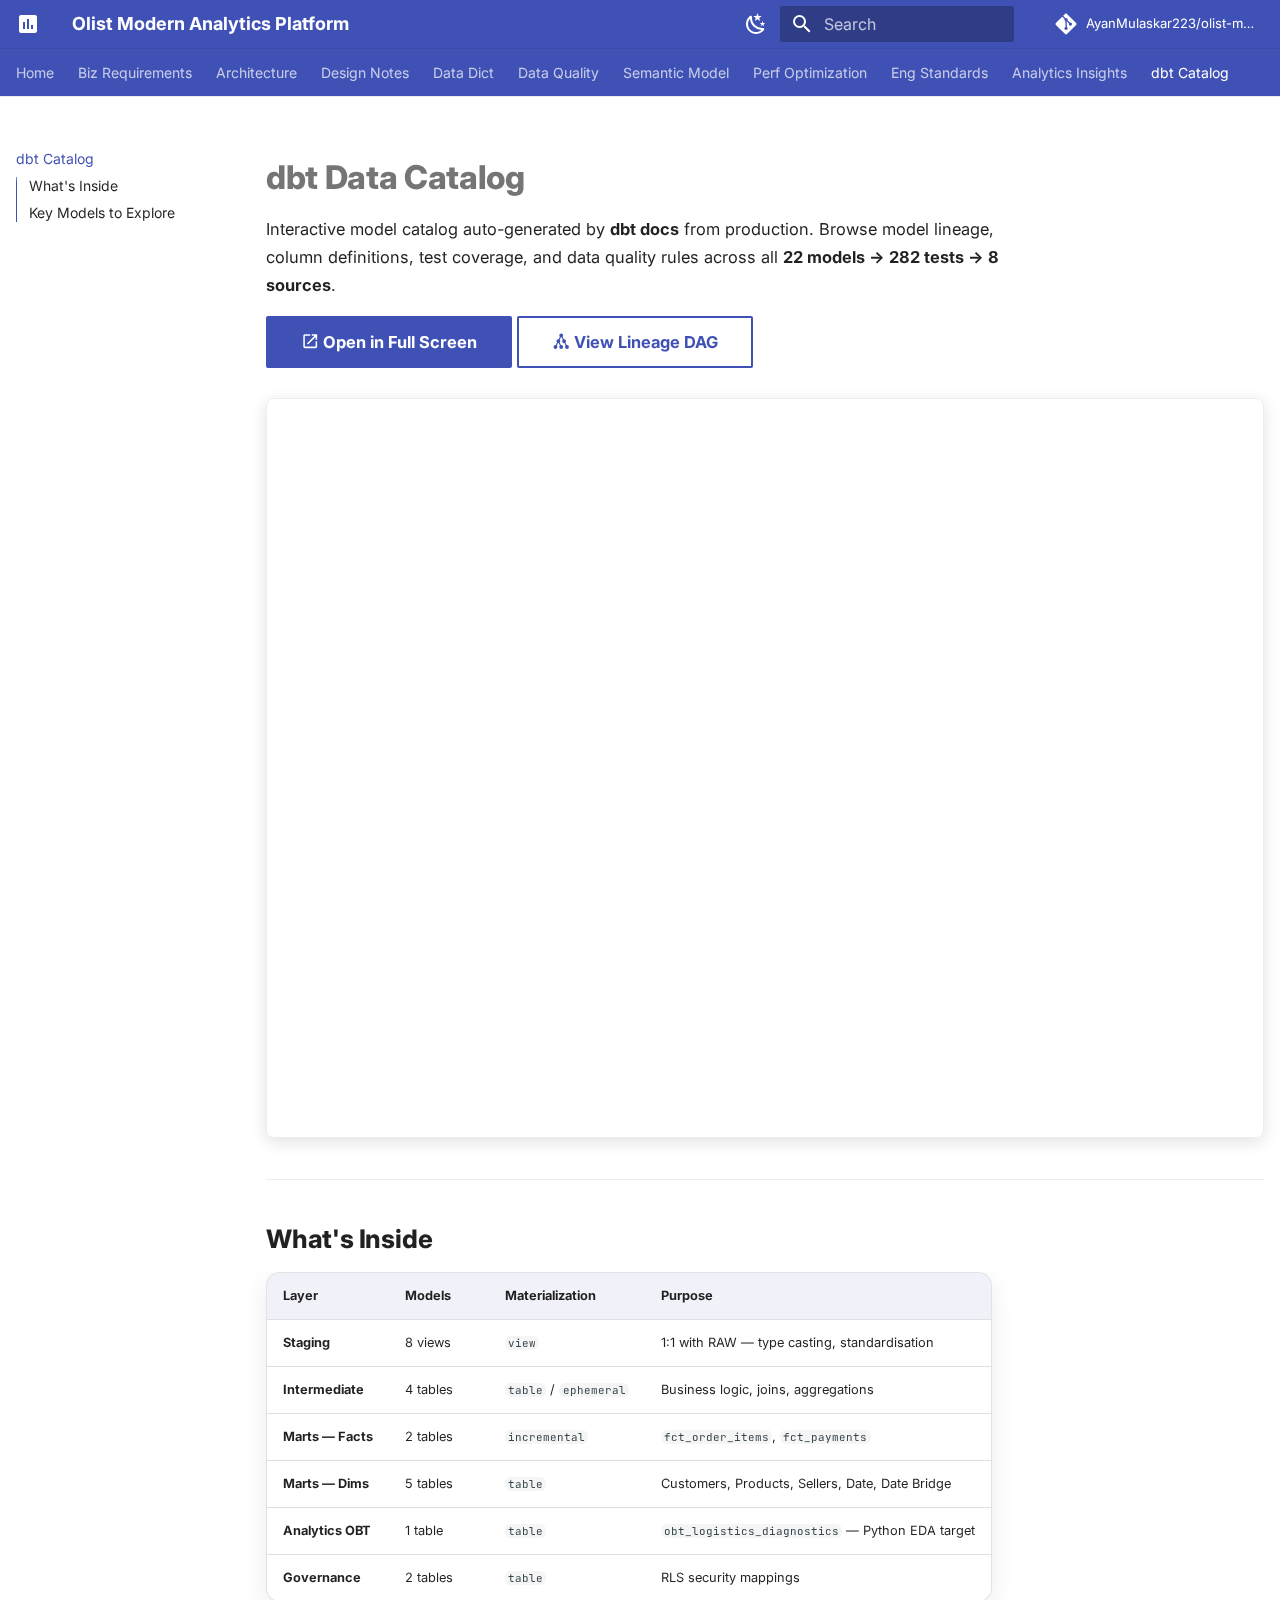
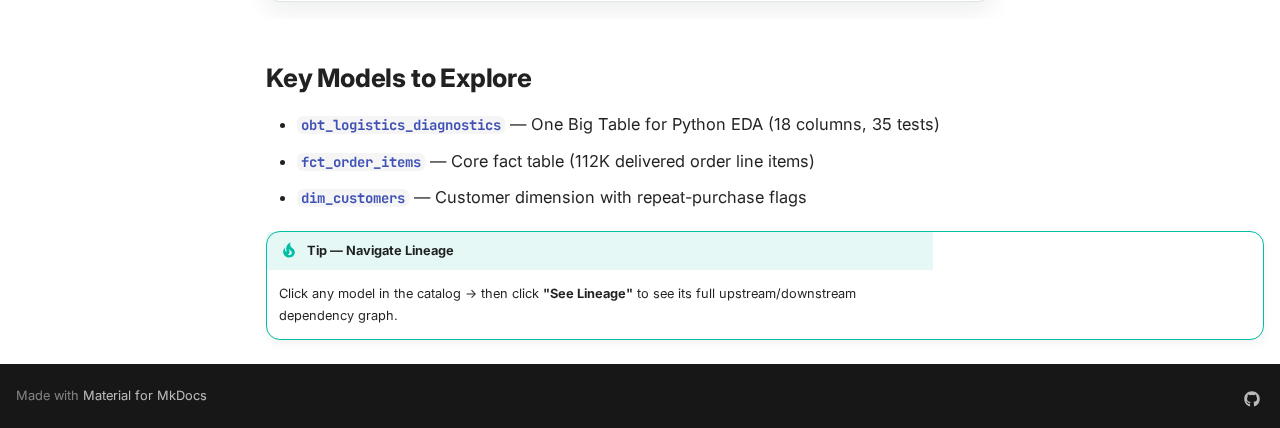
<file: dbt_catalog/index.html>
<!DOCTYPE html><html lang="en" class="no-js"><head>
    
      <meta charset="utf-8">
      <meta name="viewport" content="width=device-width,initial-scale=1">
      
        <meta name="description" content="Interactive dbt docs — model lineage, column descriptions, test coverage, and data quality flags across all 22 models.">
      
      
        <meta name="author" content="Ayan Mulaskar">
      
      
        <link rel="canonical" href="https://ayanmulaskar223.github.io/olist-modern-analytics-platform/dbt_catalog/">
      
      
        <link rel="prev" href="../07_analytics_insights/">
      
      
      
        
      
      
      <link rel="icon" href="../assets/images/favicon.svg">
      <meta name="generator" content="mkdocs-1.6.1, mkdocs-material-9.7.3">
    
    
      
        <title>dbt Data Catalog - Olist Modern Analytics Platform</title>
      
    
    
      <link rel="stylesheet" href="../assets/stylesheets/main.484c7ddc.min.css">
      
        
        <link rel="stylesheet" href="../assets/stylesheets/palette.ab4e12ef.min.css">
      
      


    
    
      
    
    
      
        
        
        <link rel="preconnect" href="https://fonts.gstatic.com" crossorigin>
        <link rel="stylesheet" href="https://fonts.googleapis.com/css?family=Inter:300,300i,400,400i,700,700i%7CJetBrains+Mono:400,400i,700,700i&amp;display=fallback">
        <style>:root{--md-text-font:"Inter";--md-code-font:"JetBrains Mono"}</style>
      
    
    
      <link rel="stylesheet" href="../assets/stylesheets/extra.css">
    
    <script>__md_scope=new URL("..",location),__md_hash=e=>[...e].reduce(((e,_)=>(e<<5)-e+_.charCodeAt(0)),0),__md_get=(e,_=localStorage,t=__md_scope)=>JSON.parse(_.getItem(t.pathname+"."+e)),__md_set=(e,_,t=localStorage,a=__md_scope)=>{try{t.setItem(a.pathname+"."+e,JSON.stringify(_))}catch(e){}}</script>
    
      

    
        


<meta property="og:type" content="website">
<meta property="og:site_name" content="Olist Modern Analytics Platform">
<meta property="og:title" content="dbt Data Catalog | Olist Modern Analytics Platform">
<meta property="og:description" content="Interactive dbt docs — model lineage, column descriptions, test coverage, and data quality flags across all 22 models.">
<meta property="og:url" content="https://ayanmulaskar223.github.io/olist-modern-analytics-platform/dbt_catalog/">

<meta property="og:image" content="https://ayanmulaskar223.github.io/olist-modern-analytics-platform/screenshots/05_dataops/project_milestones_roadmap.png">


<meta name="twitter:card" content="summary_large_image">
<meta name="twitter:title" content="dbt Data Catalog | Olist Modern Analytics Platform">
<meta name="twitter:description" content="Interactive dbt docs — model lineage, column descriptions, test coverage, and data quality flags across all 22 models.">

<meta name="twitter:image" content="https://ayanmulaskar223.github.io/olist-modern-analytics-platform/screenshots/05_dataops/project_milestones_roadmap.png">
 
  <link href="../assets/stylesheets/glightbox.min.css" rel="stylesheet"><script src="../assets/javascripts/glightbox.min.js"></script><style id="glightbox-style">
            html.glightbox-open { overflow: initial; height: 100%; }
            .gslide-title { margin-top: 0px; user-select: text; }
            .gslide-desc { color: #666; user-select: text; }
            .gslide-image img { background: white; }
            .gscrollbar-fixer { padding-right: 15px; }
            .gdesc-inner { font-size: 0.75rem; }
            body[data-md-color-scheme="slate"] .gdesc-inner { background: var(--md-default-bg-color); }
            body[data-md-color-scheme="slate"] .gslide-title { color: var(--md-default-fg-color); }
            body[data-md-color-scheme="slate"] .gslide-desc { color: var(--md-default-fg-color); }
        </style></head>
  
  
    
    
      
    
    
    
    
    <body dir="ltr" data-md-color-scheme="default" data-md-color-primary="indigo" data-md-color-accent="cyan">
  
    
    <input class="md-toggle" data-md-toggle="drawer" type="checkbox" id="__drawer" autocomplete="off">
    <input class="md-toggle" data-md-toggle="search" type="checkbox" id="__search" autocomplete="off">
    <label class="md-overlay" for="__drawer"></label>
    <div data-md-component="skip">
      
        
        <a href="#whats-inside" class="md-skip">
          Skip to content
        </a>
      
    </div>
    <div data-md-component="announce">
      
    </div>
    
    
      

<header class="md-header" data-md-component="header">
  <nav class="md-header__inner md-grid" aria-label="Header">
    <a href=".." title="Olist Modern Analytics Platform" class="md-header__button md-logo" aria-label="Olist Modern Analytics Platform" data-md-component="logo">
      
  
  <svg xmlns="http://www.w3.org/2000/svg" viewBox="0 0 24 24"><path d="M19 3H5c-1.1 0-2 .9-2 2v14c0 1.1.9 2 2 2h14c1.1 0 2-.9 2-2V5c0-1.1-.9-2-2-2M9 17H7v-7h2zm4 0h-2V7h2zm4 0h-2v-4h2z"></path></svg>

    </a>
    <label class="md-header__button md-icon" for="__drawer">
      
      <svg xmlns="http://www.w3.org/2000/svg" viewBox="0 0 24 24"><path d="M3 6h18v2H3zm0 5h18v2H3zm0 5h18v2H3z"></path></svg>
    </label>
    <div class="md-header__title" data-md-component="header-title">
      <div class="md-header__ellipsis">
        <div class="md-header__topic">
          <span class="md-ellipsis">
            Olist Modern Analytics Platform
          </span>
        </div>
        <div class="md-header__topic" data-md-component="header-topic">
          <span class="md-ellipsis">
            
              dbt Data Catalog
            
          </span>
        </div>
      </div>
    </div>
    
      
        <form class="md-header__option" data-md-component="palette">
  
    
    
    
    <input class="md-option" data-md-color-media="" data-md-color-scheme="default" data-md-color-primary="indigo" data-md-color-accent="cyan" aria-label="Switch to dark mode" type="radio" name="__palette" id="__palette_0">
    
      <label class="md-header__button md-icon" title="Switch to dark mode" for="__palette_1" hidden>
        <svg xmlns="http://www.w3.org/2000/svg" viewBox="0 0 24 24"><path d="m17.75 4.09-2.53 1.94.91 3.06-2.63-1.81-2.63 1.81.91-3.06-2.53-1.94L12.44 4l1.06-3 1.06 3zm3.5 6.91-1.64 1.25.59 1.98-1.7-1.17-1.7 1.17.59-1.98L15.75 11l2.06-.05L18.5 9l.69 1.95zm-2.28 4.95c.83-.08 1.72 1.1 1.19 1.85-.32.45-.66.87-1.08 1.27C15.17 23 8.84 23 4.94 19.07c-3.91-3.9-3.91-10.24 0-14.14.4-.4.82-.76 1.27-1.08.75-.53 1.93.36 1.85 1.19-.27 2.86.69 5.83 2.89 8.02a9.96 9.96 0 0 0 8.02 2.89m-1.64 2.02a12.08 12.08 0 0 1-7.8-3.47c-2.17-2.19-3.33-5-3.49-7.82-2.81 3.14-2.7 7.96.31 10.98 3.02 3.01 7.84 3.12 10.98.31"></path></svg>
      </label>
    
  
    
    
    
    <input class="md-option" data-md-color-media="" data-md-color-scheme="slate" data-md-color-primary="indigo" data-md-color-accent="cyan" aria-label="Switch to light mode" type="radio" name="__palette" id="__palette_1">
    
      <label class="md-header__button md-icon" title="Switch to light mode" for="__palette_0" hidden>
        <svg xmlns="http://www.w3.org/2000/svg" viewBox="0 0 24 24"><path d="M12 7a5 5 0 0 1 5 5 5 5 0 0 1-5 5 5 5 0 0 1-5-5 5 5 0 0 1 5-5m0 2a3 3 0 0 0-3 3 3 3 0 0 0 3 3 3 3 0 0 0 3-3 3 3 0 0 0-3-3m0-7 2.39 3.42C13.65 5.15 12.84 5 12 5s-1.65.15-2.39.42zM3.34 7l4.16-.35A7.2 7.2 0 0 0 5.94 8.5c-.44.74-.69 1.5-.83 2.29zm.02 10 1.76-3.77a7.131 7.131 0 0 0 2.38 4.14zM20.65 7l-1.77 3.79a7.02 7.02 0 0 0-2.38-4.15zm-.01 10-4.14.36c.59-.51 1.12-1.14 1.54-1.86.42-.73.69-1.5.83-2.29zM12 22l-2.41-3.44c.74.27 1.55.44 2.41.44.82 0 1.63-.17 2.37-.44z"></path></svg>
      </label>
    
  
</form>
      
    
    
      <script>var palette=__md_get("__palette");if(palette&&palette.color){if("(prefers-color-scheme)"===palette.color.media){var media=matchMedia("(prefers-color-scheme: light)"),input=document.querySelector(media.matches?"[data-md-color-media='(prefers-color-scheme: light)']":"[data-md-color-media='(prefers-color-scheme: dark)']");palette.color.media=input.getAttribute("data-md-color-media"),palette.color.scheme=input.getAttribute("data-md-color-scheme"),palette.color.primary=input.getAttribute("data-md-color-primary"),palette.color.accent=input.getAttribute("data-md-color-accent")}for(var[key,value]of Object.entries(palette.color))document.body.setAttribute("data-md-color-"+key,value)}</script>
    
    
    
      
      
        <label class="md-header__button md-icon" for="__search">
          
          <svg xmlns="http://www.w3.org/2000/svg" viewBox="0 0 24 24"><path d="M9.5 3A6.5 6.5 0 0 1 16 9.5c0 1.61-.59 3.09-1.56 4.23l.27.27h.79l5 5-1.5 1.5-5-5v-.79l-.27-.27A6.52 6.52 0 0 1 9.5 16 6.5 6.5 0 0 1 3 9.5 6.5 6.5 0 0 1 9.5 3m0 2C7 5 5 7 5 9.5S7 14 9.5 14 14 12 14 9.5 12 5 9.5 5"></path></svg>
        </label>
        <div class="md-search" data-md-component="search" role="dialog">
  <label class="md-search__overlay" for="__search"></label>
  <div class="md-search__inner" role="search">
    <form class="md-search__form" name="search">
      <input type="text" class="md-search__input" name="query" aria-label="Search" placeholder="Search" autocapitalize="off" autocorrect="off" autocomplete="off" spellcheck="false" data-md-component="search-query" required>
      <label class="md-search__icon md-icon" for="__search">
        
        <svg xmlns="http://www.w3.org/2000/svg" viewBox="0 0 24 24"><path d="M9.5 3A6.5 6.5 0 0 1 16 9.5c0 1.61-.59 3.09-1.56 4.23l.27.27h.79l5 5-1.5 1.5-5-5v-.79l-.27-.27A6.52 6.52 0 0 1 9.5 16 6.5 6.5 0 0 1 3 9.5 6.5 6.5 0 0 1 9.5 3m0 2C7 5 5 7 5 9.5S7 14 9.5 14 14 12 14 9.5 12 5 9.5 5"></path></svg>
        
        <svg xmlns="http://www.w3.org/2000/svg" viewBox="0 0 24 24"><path d="M20 11v2H8l5.5 5.5-1.42 1.42L4.16 12l7.92-7.92L13.5 5.5 8 11z"></path></svg>
      </label>
      <nav class="md-search__options" aria-label="Search">
        
        <button type="reset" class="md-search__icon md-icon" title="Clear" aria-label="Clear" tabindex="-1">
          
          <svg xmlns="http://www.w3.org/2000/svg" viewBox="0 0 24 24"><path d="M19 6.41 17.59 5 12 10.59 6.41 5 5 6.41 10.59 12 5 17.59 6.41 19 12 13.41 17.59 19 19 17.59 13.41 12z"></path></svg>
        </button>
      </nav>
      
        <div class="md-search__suggest" data-md-component="search-suggest"></div>
      
    </form>
    <div class="md-search__output">
      <div class="md-search__scrollwrap" tabindex="0" data-md-scrollfix>
        <div class="md-search-result" data-md-component="search-result">
          <div class="md-search-result__meta">
            Initializing search
          </div>
          <ol class="md-search-result__list" role="presentation"></ol>
        </div>
      </div>
    </div>
  </div>
</div>
      
    
    
      <div class="md-header__source">
        <a href="https://github.com/AyanMulaskar223/olist-modern-analytics-platform" title="Go to repository" class="md-source" data-md-component="source">
  <div class="md-source__icon md-icon">
    
    <svg xmlns="http://www.w3.org/2000/svg" viewBox="0 0 448 512"><!--! Font Awesome Free 7.1.0 by @fontawesome - https://fontawesome.com License - https://fontawesome.com/license/free (Icons: CC BY 4.0, Fonts: SIL OFL 1.1, Code: MIT License) Copyright 2025 Fonticons, Inc.--><path d="M439.6 236.1 244 40.5c-5.4-5.5-12.8-8.5-20.4-8.5s-15 3-20.4 8.4L162.5 81l51.5 51.5c27.1-9.1 52.7 16.8 43.4 43.7l49.7 49.7c34.2-11.8 61.2 31 35.5 56.7-26.5 26.5-70.2-2.9-56-37.3L240.3 199v121.9c25.3 12.5 22.3 41.8 9.1 55-6.4 6.4-15.2 10.1-24.3 10.1s-17.8-3.6-24.3-10.1c-17.6-17.6-11.1-46.9 11.2-56v-123c-20.8-8.5-24.6-30.7-18.6-45L142.6 101 8.5 235.1C3 240.6 0 247.9 0 255.5s3 15 8.5 20.4l195.6 195.7c5.4 5.4 12.7 8.4 20.4 8.4s15-3 20.4-8.4l194.7-194.7c5.4-5.4 8.4-12.8 8.4-20.4s-3-15-8.4-20.4"></path></svg>
  </div>
  <div class="md-source__repository">
    AyanMulaskar223/olist-modern-analytics-platform
  </div>
</a>
      </div>
    
  </nav>
  
</header>
    
    <div class="md-container" data-md-component="container">
      
      
        
          
            
<nav class="md-tabs" aria-label="Tabs" data-md-component="tabs">
  <div class="md-grid">
    <ul class="md-tabs__list">
      
        
  
  
  
  
    <li class="md-tabs__item">
      <a href=".." class="md-tabs__link">
        
  
  
    
  
  Home

      </a>
    </li>
  

      
        
  
  
  
  
    <li class="md-tabs__item">
      <a href="../00_business_requirements/" class="md-tabs__link">
        
  
  
    
  
  Biz Requirements

      </a>
    </li>
  

      
        
  
  
  
  
    <li class="md-tabs__item">
      <a href="../01_architecture/" class="md-tabs__link">
        
  
  
    
  
  Architecture

      </a>
    </li>
  

      
        
  
  
  
  
    <li class="md-tabs__item">
      <a href="../designs/003_marts_star_schema/" class="md-tabs__link">
        
  
  
    
  
  Design Notes

      </a>
    </li>
  

      
        
  
  
  
  
    <li class="md-tabs__item">
      <a href="../02_data_dictionary/" class="md-tabs__link">
        
  
  
    
  
  Data Dict

      </a>
    </li>
  

      
        
  
  
  
  
    <li class="md-tabs__item">
      <a href="../03_data_quality/" class="md-tabs__link">
        
  
  
    
  
  Data Quality

      </a>
    </li>
  

      
        
  
  
  
  
    <li class="md-tabs__item">
      <a href="../04_semantic_model/" class="md-tabs__link">
        
  
  
    
  
  Semantic Model

      </a>
    </li>
  

      
        
  
  
  
  
    <li class="md-tabs__item">
      <a href="../05_performance_optimization/" class="md-tabs__link">
        
  
  
    
  
  Perf Optimization

      </a>
    </li>
  

      
        
  
  
  
  
    <li class="md-tabs__item">
      <a href="../06_engineering_standards/" class="md-tabs__link">
        
  
  
    
  
  Eng Standards

      </a>
    </li>
  

      
        
  
  
  
  
    <li class="md-tabs__item">
      <a href="../07_analytics_insights/" class="md-tabs__link">
        
  
  
    
  
  Analytics Insights

      </a>
    </li>
  

      
        
  
  
  
    
  
  
    <li class="md-tabs__item md-tabs__item--active">
      <a href="./" class="md-tabs__link">
        
  
  
    
  
  dbt Catalog

      </a>
    </li>
  

      
    </ul>
  </div>
</nav>
          
        
      
      <main class="md-main" data-md-component="main">
        <div class="md-main__inner md-grid">
          
            
              
              <div class="md-sidebar md-sidebar--primary" data-md-component="sidebar" data-md-type="navigation">
                <div class="md-sidebar__scrollwrap">
                  <div class="md-sidebar__inner">
                    


  


  

<nav class="md-nav md-nav--primary md-nav--lifted md-nav--integrated" aria-label="Navigation" data-md-level="0">
  <label class="md-nav__title" for="__drawer">
    <a href=".." title="Olist Modern Analytics Platform" class="md-nav__button md-logo" aria-label="Olist Modern Analytics Platform" data-md-component="logo">
      
  
  <svg xmlns="http://www.w3.org/2000/svg" viewBox="0 0 24 24"><path d="M19 3H5c-1.1 0-2 .9-2 2v14c0 1.1.9 2 2 2h14c1.1 0 2-.9 2-2V5c0-1.1-.9-2-2-2M9 17H7v-7h2zm4 0h-2V7h2zm4 0h-2v-4h2z"></path></svg>

    </a>
    Olist Modern Analytics Platform
  </label>
  
    <div class="md-nav__source">
      <a href="https://github.com/AyanMulaskar223/olist-modern-analytics-platform" title="Go to repository" class="md-source" data-md-component="source">
  <div class="md-source__icon md-icon">
    
    <svg xmlns="http://www.w3.org/2000/svg" viewBox="0 0 448 512"><!--! Font Awesome Free 7.1.0 by @fontawesome - https://fontawesome.com License - https://fontawesome.com/license/free (Icons: CC BY 4.0, Fonts: SIL OFL 1.1, Code: MIT License) Copyright 2025 Fonticons, Inc.--><path d="M439.6 236.1 244 40.5c-5.4-5.5-12.8-8.5-20.4-8.5s-15 3-20.4 8.4L162.5 81l51.5 51.5c27.1-9.1 52.7 16.8 43.4 43.7l49.7 49.7c34.2-11.8 61.2 31 35.5 56.7-26.5 26.5-70.2-2.9-56-37.3L240.3 199v121.9c25.3 12.5 22.3 41.8 9.1 55-6.4 6.4-15.2 10.1-24.3 10.1s-17.8-3.6-24.3-10.1c-17.6-17.6-11.1-46.9 11.2-56v-123c-20.8-8.5-24.6-30.7-18.6-45L142.6 101 8.5 235.1C3 240.6 0 247.9 0 255.5s3 15 8.5 20.4l195.6 195.7c5.4 5.4 12.7 8.4 20.4 8.4s15-3 20.4-8.4l194.7-194.7c5.4-5.4 8.4-12.8 8.4-20.4s-3-15-8.4-20.4"></path></svg>
  </div>
  <div class="md-source__repository">
    AyanMulaskar223/olist-modern-analytics-platform
  </div>
</a>
    </div>
  
  <ul class="md-nav__list" data-md-scrollfix>
    
      
      
  
  
  
  
    <li class="md-nav__item">
      <a href=".." class="md-nav__link">
        
  
  
  <span class="md-ellipsis">
    
  
    Home
  

    
  </span>
  
  

      </a>
    </li>
  

    
      
      
  
  
  
  
    <li class="md-nav__item">
      <a href="../00_business_requirements/" class="md-nav__link">
        
  
  
  <span class="md-ellipsis">
    
  
    Biz Requirements
  

    
  </span>
  
  

      </a>
    </li>
  

    
      
      
  
  
  
  
    <li class="md-nav__item">
      <a href="../01_architecture/" class="md-nav__link">
        
  
  
  <span class="md-ellipsis">
    
  
    Architecture
  

    
  </span>
  
  

      </a>
    </li>
  

    
      
      
  
  
  
  
    <li class="md-nav__item">
      <a href="../designs/003_marts_star_schema/" class="md-nav__link">
        
  
  
  <span class="md-ellipsis">
    
  
    Design Notes
  

    
  </span>
  
  

      </a>
    </li>
  

    
      
      
  
  
  
  
    <li class="md-nav__item">
      <a href="../02_data_dictionary/" class="md-nav__link">
        
  
  
  <span class="md-ellipsis">
    
  
    Data Dict
  

    
  </span>
  
  

      </a>
    </li>
  

    
      
      
  
  
  
  
    <li class="md-nav__item">
      <a href="../03_data_quality/" class="md-nav__link">
        
  
  
  <span class="md-ellipsis">
    
  
    Data Quality
  

    
  </span>
  
  

      </a>
    </li>
  

    
      
      
  
  
  
  
    <li class="md-nav__item">
      <a href="../04_semantic_model/" class="md-nav__link">
        
  
  
  <span class="md-ellipsis">
    
  
    Semantic Model
  

    
  </span>
  
  

      </a>
    </li>
  

    
      
      
  
  
  
  
    <li class="md-nav__item">
      <a href="../05_performance_optimization/" class="md-nav__link">
        
  
  
  <span class="md-ellipsis">
    
  
    Perf Optimization
  

    
  </span>
  
  

      </a>
    </li>
  

    
      
      
  
  
  
  
    <li class="md-nav__item">
      <a href="../06_engineering_standards/" class="md-nav__link">
        
  
  
  <span class="md-ellipsis">
    
  
    Eng Standards
  

    
  </span>
  
  

      </a>
    </li>
  

    
      
      
  
  
  
  
    <li class="md-nav__item">
      <a href="../07_analytics_insights/" class="md-nav__link">
        
  
  
  <span class="md-ellipsis">
    
  
    Analytics Insights
  

    
  </span>
  
  

      </a>
    </li>
  

    
      
      
  
  
    
  
  
  
    <li class="md-nav__item md-nav__item--active">
      
      <input class="md-nav__toggle md-toggle" type="checkbox" id="__toc">
      
      
      
        <label class="md-nav__link md-nav__link--active" for="__toc">
          
  
  
  <span class="md-ellipsis">
    
  
    dbt Catalog
  

    
  </span>
  
  

          <span class="md-nav__icon md-icon"></span>
        </label>
      
      <a href="./" class="md-nav__link md-nav__link--active">
        
  
  
  <span class="md-ellipsis">
    
  
    dbt Catalog
  

    
  </span>
  
  

      </a>
      
        

<nav class="md-nav md-nav--secondary" aria-label="Table of contents">
  
  
  
  
    <label class="md-nav__title" for="__toc">
      <span class="md-nav__icon md-icon"></span>
      Table of contents
    </label>
    <ul class="md-nav__list" data-md-component="toc" data-md-scrollfix>
      
        <li class="md-nav__item">
  <a href="#whats-inside" class="md-nav__link">
    <span class="md-ellipsis">
      
        What's Inside
      
    </span>
  </a>
  
</li>
      
        <li class="md-nav__item">
  <a href="#key-models-to-explore" class="md-nav__link">
    <span class="md-ellipsis">
      
        Key Models to Explore
      
    </span>
  </a>
  
</li>
      
    </ul>
  
</nav>
      
    </li>
  

    
  </ul>
</nav>
                  </div>
                </div>
              </div>
            
            
          
          
            <div class="md-content" data-md-component="content">
              
              <article class="md-content__inner md-typeset">
                
                  


  
  


<h1 id="dbt-data-catalog">dbt Data Catalog<a class="headerlink" href="#dbt-data-catalog" title="Permanent link">¶</a></h1>
<div class="dbt-docs-header">
<p>Interactive model catalog auto-generated by <strong>dbt docs</strong> from production. Browse model lineage, column definitions, test coverage, and data quality rules across all <strong>22 models → 282 tests → 8 sources</strong>.</p>
<p><a class="md-button md-button--primary" href="https://ayanmulaskar223.github.io/ecommerce-logistics-diagnostics/" target="_blank"><span class="twemoji"><svg xmlns="http://www.w3.org/2000/svg" viewBox="0 0 24 24"><path d="M14 3v2h3.59l-9.83 9.83 1.41 1.41L19 6.41V10h2V3m-2 16H5V5h7V3H5a2 2 0 0 0-2 2v14a2 2 0 0 0 2 2h14a2 2 0 0 0 2-2v-7h-2z"></path></svg></span> Open in Full Screen</a>
<a class="md-button" href="https://ayanmulaskar223.github.io/ecommerce-logistics-diagnostics/#!/overview?g_v=1" target="_blank"><span class="twemoji"><svg xmlns="http://www.w3.org/2000/svg" viewBox="0 0 24 24"><path d="M19.5 17c-.13 0-.26 0-.39.04l-1.61-3.25a2.5 2.5 0 0 0-1.75-4.29c-.13 0-.25 0-.39.04l-1.63-3.25c.48-.45.77-1.08.77-1.79a2.5 2.5 0 0 0-5 0c0 .71.29 1.34.76 1.79L8.64 9.54c-.14-.04-.26-.04-.39-.04a2.5 2.5 0 0 0-1.75 4.29l-1.61 3.25C4.76 17 4.63 17 4.5 17a2.5 2.5 0 0 0 0 5A2.5 2.5 0 0 0 7 19.5c0-.7-.29-1.34-.76-1.79l1.62-3.25c.14.04.26.04.39.04s.25 0 .39-.04l1.63 3.25c-.47.45-.77 1.09-.77 1.79a2.5 2.5 0 0 0 5 0A2.5 2.5 0 0 0 12 17c-.13 0-.26 0-.39.04L10 13.79c.46-.45.75-1.08.75-1.79s-.29-1.34-.75-1.79l1.61-3.25c.13.04.26.04.39.04s.26 0 .39-.04L14 10.21c-.45.45-.75 1.09-.75 1.79a2.5 2.5 0 0 0 2.5 2.5c.13 0 .25 0 .39-.04l1.63 3.25c-.47.45-.77 1.09-.77 1.79a2.5 2.5 0 0 0 5 0 2.5 2.5 0 0 0-2.5-2.5"></path></svg></span> View Lineage DAG</a></p>
</div>
<div class="dbt-docs-embed">
  <iframe src="https://ayanmulaskar223.github.io/ecommerce-logistics-diagnostics/" title="dbt Data Catalog" allowfullscreen></iframe>
</div>

<hr>
<h2 id="whats-inside">What's Inside<a class="headerlink" href="#whats-inside" title="Permanent link">¶</a></h2>
<table>
<thead>
<tr>
<th style="text-align: left;">Layer</th>
<th style="text-align: left;">Models</th>
<th style="text-align: left;">Materialization</th>
<th style="text-align: left;">Purpose</th>
</tr>
</thead>
<tbody>
<tr>
<td style="text-align: left;"><strong>Staging</strong></td>
<td style="text-align: left;">8 views</td>
<td style="text-align: left;"><code>view</code></td>
<td style="text-align: left;">1:1 with RAW — type casting, standardisation</td>
</tr>
<tr>
<td style="text-align: left;"><strong>Intermediate</strong></td>
<td style="text-align: left;">4 tables</td>
<td style="text-align: left;"><code>table</code> / <code>ephemeral</code></td>
<td style="text-align: left;">Business logic, joins, aggregations</td>
</tr>
<tr>
<td style="text-align: left;"><strong>Marts — Facts</strong></td>
<td style="text-align: left;">2 tables</td>
<td style="text-align: left;"><code>incremental</code></td>
<td style="text-align: left;"><code>fct_order_items</code>, <code>fct_payments</code></td>
</tr>
<tr>
<td style="text-align: left;"><strong>Marts — Dims</strong></td>
<td style="text-align: left;">5 tables</td>
<td style="text-align: left;"><code>table</code></td>
<td style="text-align: left;">Customers, Products, Sellers, Date, Date Bridge</td>
</tr>
<tr>
<td style="text-align: left;"><strong>Analytics OBT</strong></td>
<td style="text-align: left;">1 table</td>
<td style="text-align: left;"><code>table</code></td>
<td style="text-align: left;"><code>obt_logistics_diagnostics</code> — Python EDA target</td>
</tr>
<tr>
<td style="text-align: left;"><strong>Governance</strong></td>
<td style="text-align: left;">2 tables</td>
<td style="text-align: left;"><code>table</code></td>
<td style="text-align: left;">RLS security mappings</td>
</tr>
</tbody>
</table>
<h2 id="key-models-to-explore">Key Models to Explore<a class="headerlink" href="#key-models-to-explore" title="Permanent link">¶</a></h2>
<ul>
<li><strong><a href="https://ayanmulaskar223.github.io/ecommerce-logistics-diagnostics/#!/model/model.olist_analytics.obt_logistics_diagnostics" target="_blank"><code>obt_logistics_diagnostics</code></a></strong> — One Big Table for Python EDA (18 columns, 35 tests)</li>
<li><strong><a href="https://ayanmulaskar223.github.io/ecommerce-logistics-diagnostics/#!/model/model.olist_analytics.fct_order_items" target="_blank"><code>fct_order_items</code></a></strong> — Core fact table (112K delivered order line items)</li>
<li><strong><a href="https://ayanmulaskar223.github.io/ecommerce-logistics-diagnostics/#!/model/model.olist_analytics.dim_customers" target="_blank"><code>dim_customers</code></a></strong> — Customer dimension with repeat-purchase flags</li>
</ul>
<div class="admonition tip">
<p class="admonition-title">Tip — Navigate Lineage</p>
<p>Click any model in the catalog → then click <strong>"See Lineage"</strong> to see its full upstream/downstream dependency graph.</p>
</div>







  
  






                
              </article>
            </div>
          
          
  <script>var tabs=__md_get("__tabs");if(Array.isArray(tabs))e:for(var set of document.querySelectorAll(".tabbed-set")){var labels=set.querySelector(".tabbed-labels");for(var tab of tabs)for(var label of labels.getElementsByTagName("label"))if(label.innerText.trim()===tab){var input=document.getElementById(label.htmlFor);input.checked=!0;continue e}}</script>

<script>var target=document.getElementById(location.hash.slice(1));target&&target.name&&(target.checked=target.name.startsWith("__tabbed_"))</script>
        </div>
        
          <button type="button" class="md-top md-icon" data-md-component="top" hidden>
  
  <svg xmlns="http://www.w3.org/2000/svg" viewBox="0 0 24 24"><path d="M13 20h-2V8l-5.5 5.5-1.42-1.42L12 4.16l7.92 7.92-1.42 1.42L13 8z"></path></svg>
  Back to top
</button>
        
      </main>
      
        <footer class="md-footer">
  
  <div class="md-footer-meta md-typeset">
    <div class="md-footer-meta__inner md-grid">
      <div class="md-copyright">
  
  
    Made with
    <a href="https://squidfunk.github.io/mkdocs-material/" target="_blank" rel="noopener">
      Material for MkDocs
    </a>
  
</div>
      
        
<div class="md-social">
  
    
    
    
    
      
      
    
    <a href="https://github.com/AyanMulaskar223" target="_blank" rel="noopener" title="github.com" class="md-social__link">
      <svg xmlns="http://www.w3.org/2000/svg" viewBox="0 0 512 512"><!--! Font Awesome Free 7.1.0 by @fontawesome - https://fontawesome.com License - https://fontawesome.com/license/free (Icons: CC BY 4.0, Fonts: SIL OFL 1.1, Code: MIT License) Copyright 2025 Fonticons, Inc.--><path d="M173.9 397.4c0 2-2.3 3.6-5.2 3.6-3.3.3-5.6-1.3-5.6-3.6 0-2 2.3-3.6 5.2-3.6 3-.3 5.6 1.3 5.6 3.6m-31.1-4.5c-.7 2 1.3 4.3 4.3 4.9 2.6 1 5.6 0 6.2-2s-1.3-4.3-4.3-5.2c-2.6-.7-5.5.3-6.2 2.3m44.2-1.7c-2.9.7-4.9 2.6-4.6 4.9.3 2 2.9 3.3 5.9 2.6 2.9-.7 4.9-2.6 4.6-4.6-.3-1.9-3-3.2-5.9-2.9M252.8 8C114.1 8 8 113.3 8 252c0 110.9 69.8 205.8 169.5 239.2 12.8 2.3 17.3-5.6 17.3-12.1 0-6.2-.3-40.4-.3-61.4 0 0-70 15-84.7-29.8 0 0-11.4-29.1-27.8-36.6 0 0-22.9-15.7 1.6-15.4 0 0 24.9 2 38.6 25.8 21.9 38.6 58.6 27.5 72.9 20.9 2.3-16 8.8-27.1 16-33.7-55.9-6.2-112.3-14.3-112.3-110.5 0-27.5 7.6-41.3 23.6-58.9-2.6-6.5-11.1-33.3 2.6-67.9 20.9-6.5 69 27 69 27 20-5.6 41.5-8.5 62.8-8.5s42.8 2.9 62.8 8.5c0 0 48.1-33.6 69-27 13.7 34.7 5.2 61.4 2.6 67.9 16 17.7 25.8 31.5 25.8 58.9 0 96.5-58.9 104.2-114.8 110.5 9.2 7.9 17 22.9 17 46.4 0 33.7-.3 75.4-.3 83.6 0 6.5 4.6 14.4 17.3 12.1C436.2 457.8 504 362.9 504 252 504 113.3 391.5 8 252.8 8M105.2 352.9c-1.3 1-1 3.3.7 5.2 1.6 1.6 3.9 2.3 5.2 1 1.3-1 1-3.3-.7-5.2-1.6-1.6-3.9-2.3-5.2-1m-10.8-8.1c-.7 1.3.3 2.9 2.3 3.9 1.6 1 3.6.7 4.3-.7.7-1.3-.3-2.9-2.3-3.9-2-.6-3.6-.3-4.3.7m32.4 35.6c-1.6 1.3-1 4.3 1.3 6.2 2.3 2.3 5.2 2.6 6.5 1 1.3-1.3.7-4.3-1.3-6.2-2.2-2.3-5.2-2.6-6.5-1m-11.4-14.7c-1.6 1-1.6 3.6 0 5.9s4.3 3.3 5.6 2.3c1.6-1.3 1.6-3.9 0-6.2-1.4-2.3-4-3.3-5.6-2"></path></svg>
    </a>
  
</div>
      
    </div>
  </div>
</footer>
      
    </div>
    <div class="md-dialog" data-md-component="dialog">
      <div class="md-dialog__inner md-typeset"></div>
    </div>
    
    
    
      
      
      <script id="__config" type="application/json">{"annotate": null, "base": "..", "features": ["navigation.instant", "navigation.tabs", "navigation.sections", "navigation.top", "navigation.indexes", "toc.integrate", "content.code.copy", "content.tabs.link", "search.suggest", "search.highlight", "toc.follow"], "search": "../assets/javascripts/workers/search.2c215733.min.js", "tags": null, "translations": {"clipboard.copied": "Copied to clipboard", "clipboard.copy": "Copy to clipboard", "search.result.more.one": "1 more on this page", "search.result.more.other": "# more on this page", "search.result.none": "No matching documents", "search.result.one": "1 matching document", "search.result.other": "# matching documents", "search.result.placeholder": "Type to start searching", "search.result.term.missing": "Missing", "select.version": "Select version"}, "version": null}</script>
    
    
      <script src="../assets/javascripts/bundle.79ae519e.min.js"></script>
      
    
  
<script id="init-glightbox">const lightbox = GLightbox({"touchNavigation": true, "loop": false, "zoomable": true, "draggable": true, "openEffect": "zoom", "closeEffect": "zoom", "slideEffect": "slide"});
document$.subscribe(()=>{ lightbox.reload(); });
</script></body></html>
</file>
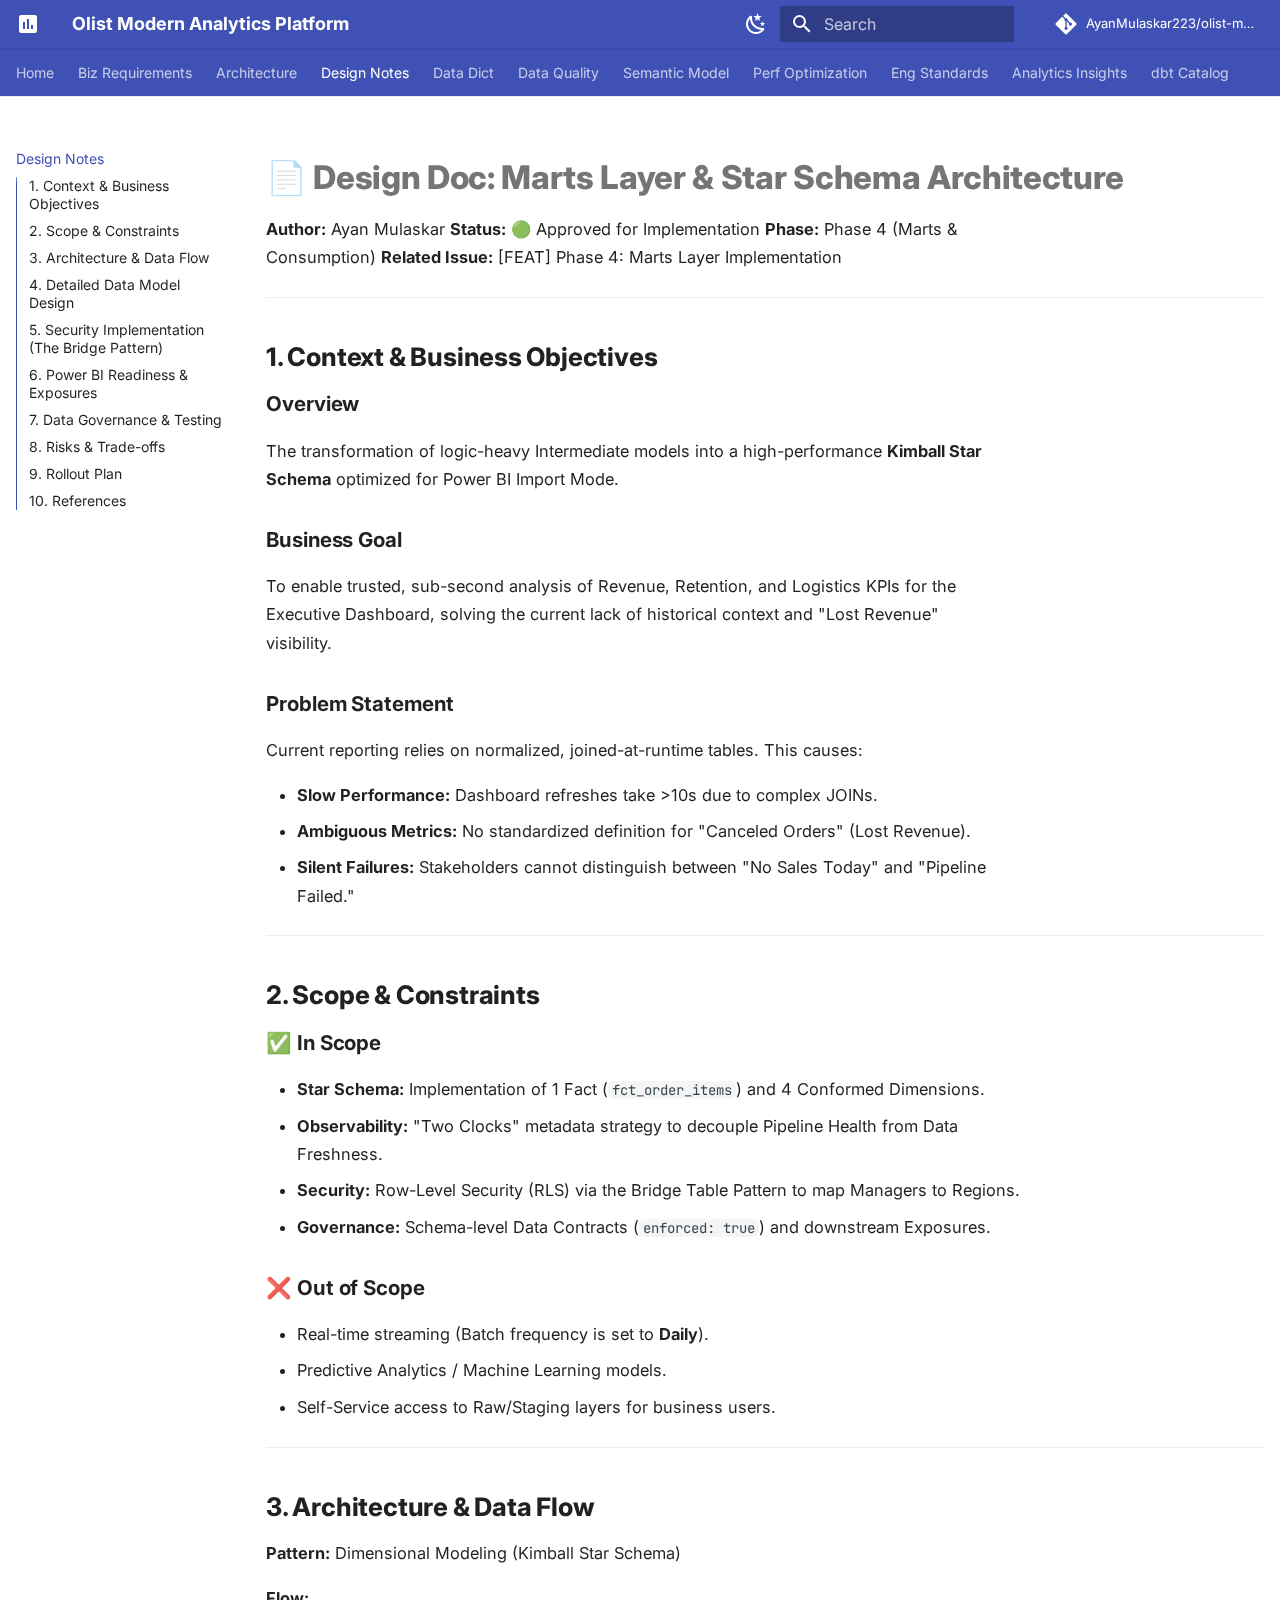
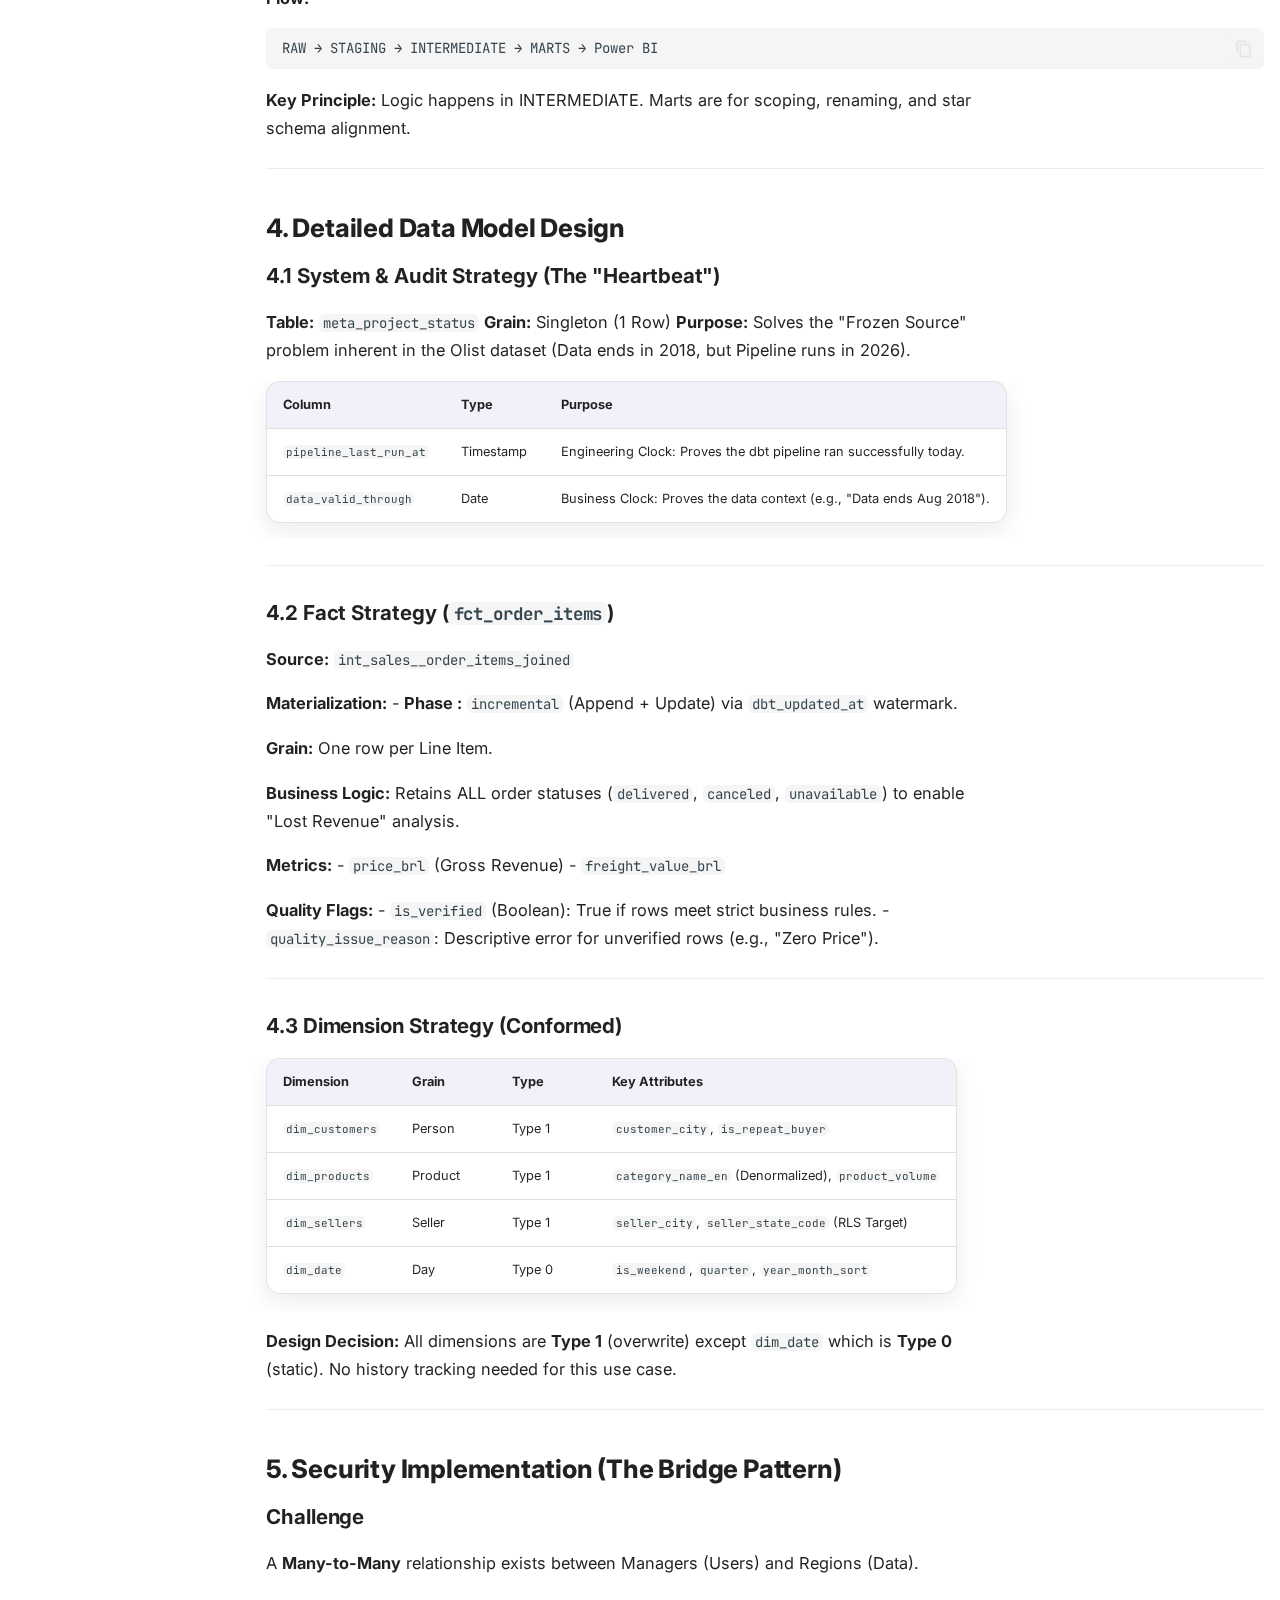
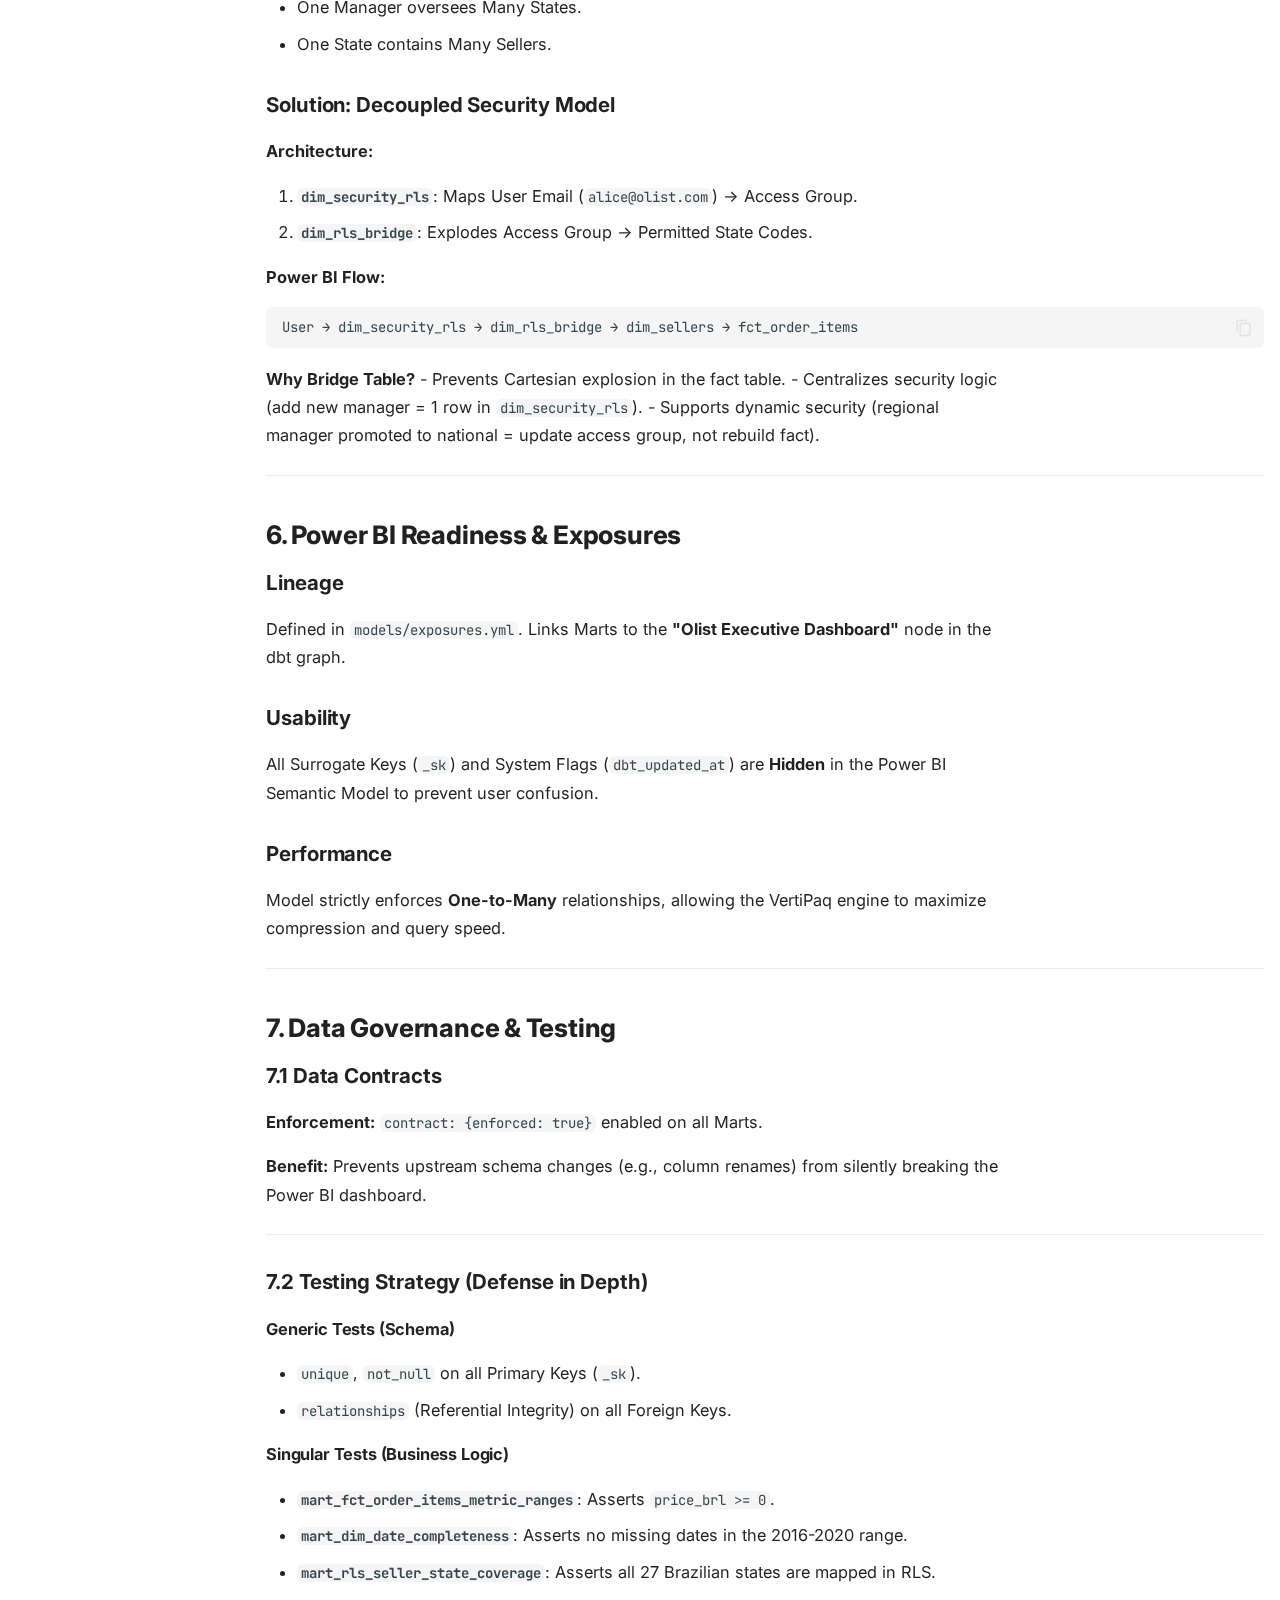
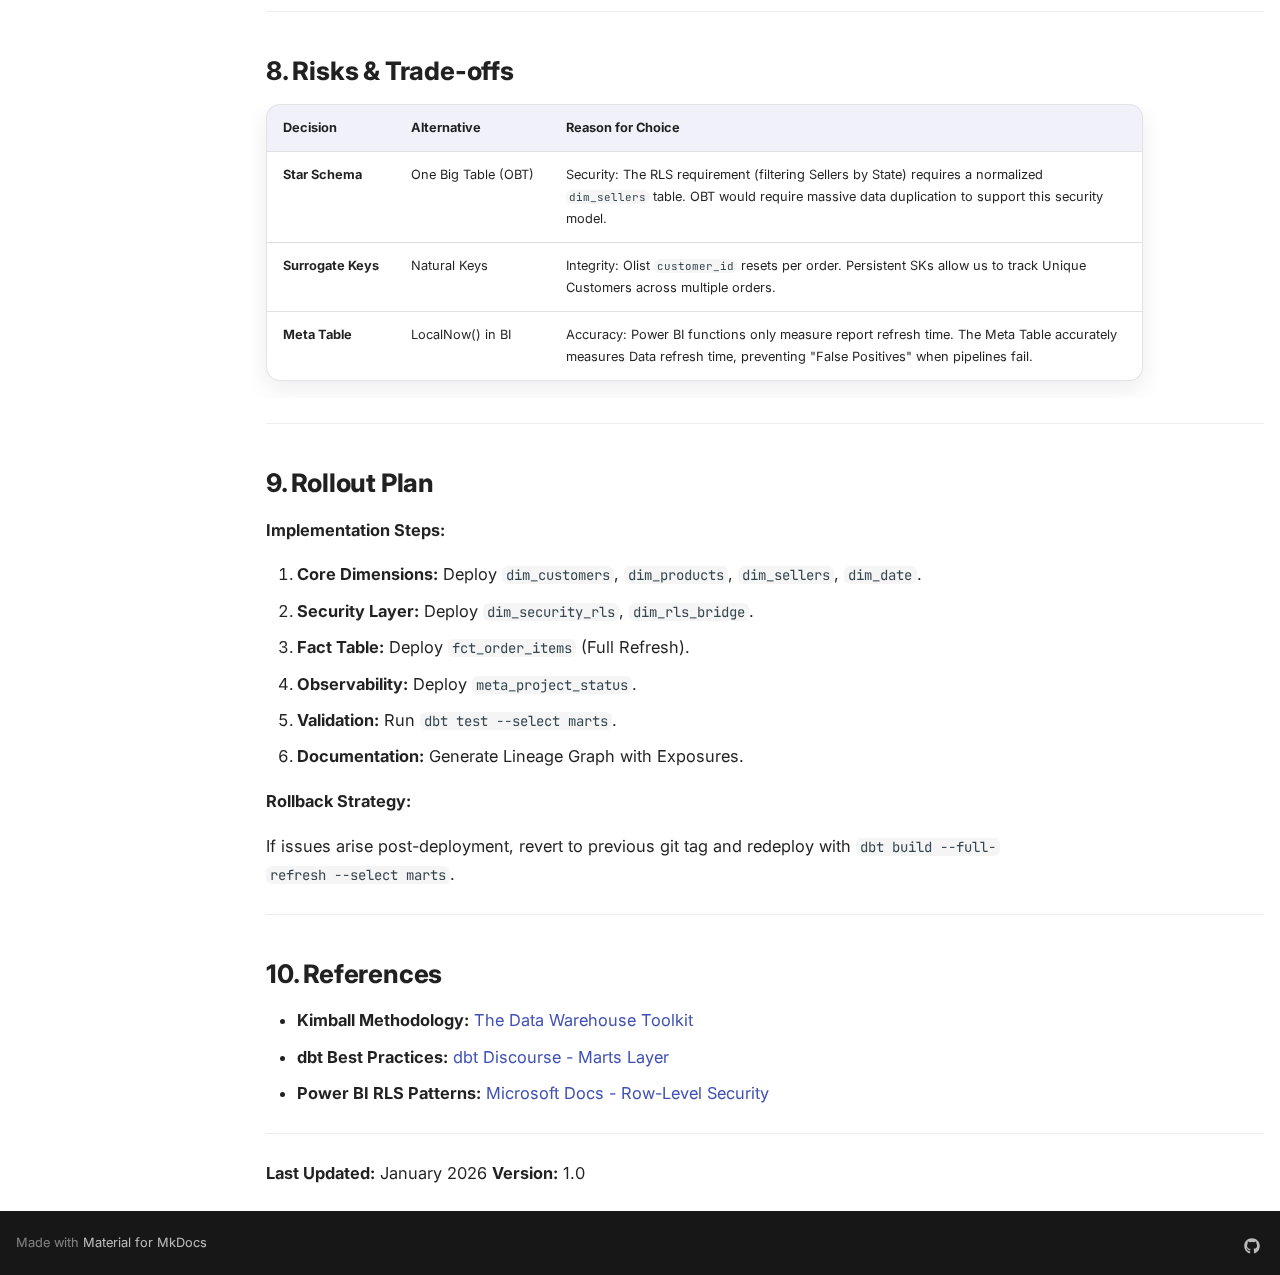
<file: designs/003_marts_star_schema/index.html>
<!DOCTYPE html><html lang="en" class="no-js"><head>
    
      <meta charset="utf-8">
      <meta name="viewport" content="width=device-width,initial-scale=1">
      
        <meta name="description" content="Portfolio-grade analytics engineering documentation (Azure → Snowflake → dbt → Power BI)">
      
      
        <meta name="author" content="Ayan Mulaskar">
      
      
        <link rel="canonical" href="https://ayanmulaskar223.github.io/olist-modern-analytics-platform/designs/003_marts_star_schema/">
      
      
        <link rel="prev" href="../../01_architecture/">
      
      
        <link rel="next" href="../../02_data_dictionary/">
      
      
        
      
      
      <link rel="icon" href="../../assets/images/favicon.svg">
      <meta name="generator" content="mkdocs-1.6.1, mkdocs-material-9.7.3">
    
    
      
        <title>Design Notes - Olist Modern Analytics Platform</title>
      
    
    
      <link rel="stylesheet" href="../../assets/stylesheets/main.484c7ddc.min.css">
      
        
        <link rel="stylesheet" href="../../assets/stylesheets/palette.ab4e12ef.min.css">
      
      


    
    
      
    
    
      
        
        
        <link rel="preconnect" href="https://fonts.gstatic.com" crossorigin>
        <link rel="stylesheet" href="https://fonts.googleapis.com/css?family=Inter:300,300i,400,400i,700,700i%7CJetBrains+Mono:400,400i,700,700i&amp;display=fallback">
        <style>:root{--md-text-font:"Inter";--md-code-font:"JetBrains Mono"}</style>
      
    
    
      <link rel="stylesheet" href="../../assets/stylesheets/extra.css">
    
    <script>__md_scope=new URL("../..",location),__md_hash=e=>[...e].reduce(((e,_)=>(e<<5)-e+_.charCodeAt(0)),0),__md_get=(e,_=localStorage,t=__md_scope)=>JSON.parse(_.getItem(t.pathname+"."+e)),__md_set=(e,_,t=localStorage,a=__md_scope)=>{try{t.setItem(a.pathname+"."+e,JSON.stringify(_))}catch(e){}}</script>
    
      

    
        


<meta property="og:type" content="website">
<meta property="og:site_name" content="Olist Modern Analytics Platform">
<meta property="og:title" content="Design Notes | Olist Modern Analytics Platform">
<meta property="og:description" content="Portfolio-grade analytics engineering documentation (Azure → Snowflake → dbt → Power BI)">
<meta property="og:url" content="https://ayanmulaskar223.github.io/olist-modern-analytics-platform/designs/003_marts_star_schema/">

<meta property="og:image" content="https://ayanmulaskar223.github.io/olist-modern-analytics-platform/screenshots/05_dataops/project_milestones_roadmap.png">


<meta name="twitter:card" content="summary_large_image">
<meta name="twitter:title" content="Design Notes | Olist Modern Analytics Platform">
<meta name="twitter:description" content="Portfolio-grade analytics engineering documentation (Azure → Snowflake → dbt → Power BI)">

<meta name="twitter:image" content="https://ayanmulaskar223.github.io/olist-modern-analytics-platform/screenshots/05_dataops/project_milestones_roadmap.png">
 
  <link href="../../assets/stylesheets/glightbox.min.css" rel="stylesheet"><script src="../../assets/javascripts/glightbox.min.js"></script><style id="glightbox-style">
            html.glightbox-open { overflow: initial; height: 100%; }
            .gslide-title { margin-top: 0px; user-select: text; }
            .gslide-desc { color: #666; user-select: text; }
            .gslide-image img { background: white; }
            .gscrollbar-fixer { padding-right: 15px; }
            .gdesc-inner { font-size: 0.75rem; }
            body[data-md-color-scheme="slate"] .gdesc-inner { background: var(--md-default-bg-color); }
            body[data-md-color-scheme="slate"] .gslide-title { color: var(--md-default-fg-color); }
            body[data-md-color-scheme="slate"] .gslide-desc { color: var(--md-default-fg-color); }
        </style></head>
  
  
    
    
      
    
    
    
    
    <body dir="ltr" data-md-color-scheme="default" data-md-color-primary="indigo" data-md-color-accent="cyan">
  
    
    <input class="md-toggle" data-md-toggle="drawer" type="checkbox" id="__drawer" autocomplete="off">
    <input class="md-toggle" data-md-toggle="search" type="checkbox" id="__search" autocomplete="off">
    <label class="md-overlay" for="__drawer"></label>
    <div data-md-component="skip">
      
        
        <a href="#1-context-business-objectives" class="md-skip">
          Skip to content
        </a>
      
    </div>
    <div data-md-component="announce">
      
    </div>
    
    
      

<header class="md-header" data-md-component="header">
  <nav class="md-header__inner md-grid" aria-label="Header">
    <a href="../.." title="Olist Modern Analytics Platform" class="md-header__button md-logo" aria-label="Olist Modern Analytics Platform" data-md-component="logo">
      
  
  <svg xmlns="http://www.w3.org/2000/svg" viewBox="0 0 24 24"><path d="M19 3H5c-1.1 0-2 .9-2 2v14c0 1.1.9 2 2 2h14c1.1 0 2-.9 2-2V5c0-1.1-.9-2-2-2M9 17H7v-7h2zm4 0h-2V7h2zm4 0h-2v-4h2z"></path></svg>

    </a>
    <label class="md-header__button md-icon" for="__drawer">
      
      <svg xmlns="http://www.w3.org/2000/svg" viewBox="0 0 24 24"><path d="M3 6h18v2H3zm0 5h18v2H3zm0 5h18v2H3z"></path></svg>
    </label>
    <div class="md-header__title" data-md-component="header-title">
      <div class="md-header__ellipsis">
        <div class="md-header__topic">
          <span class="md-ellipsis">
            Olist Modern Analytics Platform
          </span>
        </div>
        <div class="md-header__topic" data-md-component="header-topic">
          <span class="md-ellipsis">
            
              Design Notes
            
          </span>
        </div>
      </div>
    </div>
    
      
        <form class="md-header__option" data-md-component="palette">
  
    
    
    
    <input class="md-option" data-md-color-media="" data-md-color-scheme="default" data-md-color-primary="indigo" data-md-color-accent="cyan" aria-label="Switch to dark mode" type="radio" name="__palette" id="__palette_0">
    
      <label class="md-header__button md-icon" title="Switch to dark mode" for="__palette_1" hidden>
        <svg xmlns="http://www.w3.org/2000/svg" viewBox="0 0 24 24"><path d="m17.75 4.09-2.53 1.94.91 3.06-2.63-1.81-2.63 1.81.91-3.06-2.53-1.94L12.44 4l1.06-3 1.06 3zm3.5 6.91-1.64 1.25.59 1.98-1.7-1.17-1.7 1.17.59-1.98L15.75 11l2.06-.05L18.5 9l.69 1.95zm-2.28 4.95c.83-.08 1.72 1.1 1.19 1.85-.32.45-.66.87-1.08 1.27C15.17 23 8.84 23 4.94 19.07c-3.91-3.9-3.91-10.24 0-14.14.4-.4.82-.76 1.27-1.08.75-.53 1.93.36 1.85 1.19-.27 2.86.69 5.83 2.89 8.02a9.96 9.96 0 0 0 8.02 2.89m-1.64 2.02a12.08 12.08 0 0 1-7.8-3.47c-2.17-2.19-3.33-5-3.49-7.82-2.81 3.14-2.7 7.96.31 10.98 3.02 3.01 7.84 3.12 10.98.31"></path></svg>
      </label>
    
  
    
    
    
    <input class="md-option" data-md-color-media="" data-md-color-scheme="slate" data-md-color-primary="indigo" data-md-color-accent="cyan" aria-label="Switch to light mode" type="radio" name="__palette" id="__palette_1">
    
      <label class="md-header__button md-icon" title="Switch to light mode" for="__palette_0" hidden>
        <svg xmlns="http://www.w3.org/2000/svg" viewBox="0 0 24 24"><path d="M12 7a5 5 0 0 1 5 5 5 5 0 0 1-5 5 5 5 0 0 1-5-5 5 5 0 0 1 5-5m0 2a3 3 0 0 0-3 3 3 3 0 0 0 3 3 3 3 0 0 0 3-3 3 3 0 0 0-3-3m0-7 2.39 3.42C13.65 5.15 12.84 5 12 5s-1.65.15-2.39.42zM3.34 7l4.16-.35A7.2 7.2 0 0 0 5.94 8.5c-.44.74-.69 1.5-.83 2.29zm.02 10 1.76-3.77a7.131 7.131 0 0 0 2.38 4.14zM20.65 7l-1.77 3.79a7.02 7.02 0 0 0-2.38-4.15zm-.01 10-4.14.36c.59-.51 1.12-1.14 1.54-1.86.42-.73.69-1.5.83-2.29zM12 22l-2.41-3.44c.74.27 1.55.44 2.41.44.82 0 1.63-.17 2.37-.44z"></path></svg>
      </label>
    
  
</form>
      
    
    
      <script>var palette=__md_get("__palette");if(palette&&palette.color){if("(prefers-color-scheme)"===palette.color.media){var media=matchMedia("(prefers-color-scheme: light)"),input=document.querySelector(media.matches?"[data-md-color-media='(prefers-color-scheme: light)']":"[data-md-color-media='(prefers-color-scheme: dark)']");palette.color.media=input.getAttribute("data-md-color-media"),palette.color.scheme=input.getAttribute("data-md-color-scheme"),palette.color.primary=input.getAttribute("data-md-color-primary"),palette.color.accent=input.getAttribute("data-md-color-accent")}for(var[key,value]of Object.entries(palette.color))document.body.setAttribute("data-md-color-"+key,value)}</script>
    
    
    
      
      
        <label class="md-header__button md-icon" for="__search">
          
          <svg xmlns="http://www.w3.org/2000/svg" viewBox="0 0 24 24"><path d="M9.5 3A6.5 6.5 0 0 1 16 9.5c0 1.61-.59 3.09-1.56 4.23l.27.27h.79l5 5-1.5 1.5-5-5v-.79l-.27-.27A6.52 6.52 0 0 1 9.5 16 6.5 6.5 0 0 1 3 9.5 6.5 6.5 0 0 1 9.5 3m0 2C7 5 5 7 5 9.5S7 14 9.5 14 14 12 14 9.5 12 5 9.5 5"></path></svg>
        </label>
        <div class="md-search" data-md-component="search" role="dialog">
  <label class="md-search__overlay" for="__search"></label>
  <div class="md-search__inner" role="search">
    <form class="md-search__form" name="search">
      <input type="text" class="md-search__input" name="query" aria-label="Search" placeholder="Search" autocapitalize="off" autocorrect="off" autocomplete="off" spellcheck="false" data-md-component="search-query" required>
      <label class="md-search__icon md-icon" for="__search">
        
        <svg xmlns="http://www.w3.org/2000/svg" viewBox="0 0 24 24"><path d="M9.5 3A6.5 6.5 0 0 1 16 9.5c0 1.61-.59 3.09-1.56 4.23l.27.27h.79l5 5-1.5 1.5-5-5v-.79l-.27-.27A6.52 6.52 0 0 1 9.5 16 6.5 6.5 0 0 1 3 9.5 6.5 6.5 0 0 1 9.5 3m0 2C7 5 5 7 5 9.5S7 14 9.5 14 14 12 14 9.5 12 5 9.5 5"></path></svg>
        
        <svg xmlns="http://www.w3.org/2000/svg" viewBox="0 0 24 24"><path d="M20 11v2H8l5.5 5.5-1.42 1.42L4.16 12l7.92-7.92L13.5 5.5 8 11z"></path></svg>
      </label>
      <nav class="md-search__options" aria-label="Search">
        
        <button type="reset" class="md-search__icon md-icon" title="Clear" aria-label="Clear" tabindex="-1">
          
          <svg xmlns="http://www.w3.org/2000/svg" viewBox="0 0 24 24"><path d="M19 6.41 17.59 5 12 10.59 6.41 5 5 6.41 10.59 12 5 17.59 6.41 19 12 13.41 17.59 19 19 17.59 13.41 12z"></path></svg>
        </button>
      </nav>
      
        <div class="md-search__suggest" data-md-component="search-suggest"></div>
      
    </form>
    <div class="md-search__output">
      <div class="md-search__scrollwrap" tabindex="0" data-md-scrollfix>
        <div class="md-search-result" data-md-component="search-result">
          <div class="md-search-result__meta">
            Initializing search
          </div>
          <ol class="md-search-result__list" role="presentation"></ol>
        </div>
      </div>
    </div>
  </div>
</div>
      
    
    
      <div class="md-header__source">
        <a href="https://github.com/AyanMulaskar223/olist-modern-analytics-platform" title="Go to repository" class="md-source" data-md-component="source">
  <div class="md-source__icon md-icon">
    
    <svg xmlns="http://www.w3.org/2000/svg" viewBox="0 0 448 512"><!--! Font Awesome Free 7.1.0 by @fontawesome - https://fontawesome.com License - https://fontawesome.com/license/free (Icons: CC BY 4.0, Fonts: SIL OFL 1.1, Code: MIT License) Copyright 2025 Fonticons, Inc.--><path d="M439.6 236.1 244 40.5c-5.4-5.5-12.8-8.5-20.4-8.5s-15 3-20.4 8.4L162.5 81l51.5 51.5c27.1-9.1 52.7 16.8 43.4 43.7l49.7 49.7c34.2-11.8 61.2 31 35.5 56.7-26.5 26.5-70.2-2.9-56-37.3L240.3 199v121.9c25.3 12.5 22.3 41.8 9.1 55-6.4 6.4-15.2 10.1-24.3 10.1s-17.8-3.6-24.3-10.1c-17.6-17.6-11.1-46.9 11.2-56v-123c-20.8-8.5-24.6-30.7-18.6-45L142.6 101 8.5 235.1C3 240.6 0 247.9 0 255.5s3 15 8.5 20.4l195.6 195.7c5.4 5.4 12.7 8.4 20.4 8.4s15-3 20.4-8.4l194.7-194.7c5.4-5.4 8.4-12.8 8.4-20.4s-3-15-8.4-20.4"></path></svg>
  </div>
  <div class="md-source__repository">
    AyanMulaskar223/olist-modern-analytics-platform
  </div>
</a>
      </div>
    
  </nav>
  
</header>
    
    <div class="md-container" data-md-component="container">
      
      
        
          
            
<nav class="md-tabs" aria-label="Tabs" data-md-component="tabs">
  <div class="md-grid">
    <ul class="md-tabs__list">
      
        
  
  
  
  
    <li class="md-tabs__item">
      <a href="../.." class="md-tabs__link">
        
  
  
    
  
  Home

      </a>
    </li>
  

      
        
  
  
  
  
    <li class="md-tabs__item">
      <a href="../../00_business_requirements/" class="md-tabs__link">
        
  
  
    
  
  Biz Requirements

      </a>
    </li>
  

      
        
  
  
  
  
    <li class="md-tabs__item">
      <a href="../../01_architecture/" class="md-tabs__link">
        
  
  
    
  
  Architecture

      </a>
    </li>
  

      
        
  
  
  
    
  
  
    <li class="md-tabs__item md-tabs__item--active">
      <a href="./" class="md-tabs__link">
        
  
  
    
  
  Design Notes

      </a>
    </li>
  

      
        
  
  
  
  
    <li class="md-tabs__item">
      <a href="../../02_data_dictionary/" class="md-tabs__link">
        
  
  
    
  
  Data Dict

      </a>
    </li>
  

      
        
  
  
  
  
    <li class="md-tabs__item">
      <a href="../../03_data_quality/" class="md-tabs__link">
        
  
  
    
  
  Data Quality

      </a>
    </li>
  

      
        
  
  
  
  
    <li class="md-tabs__item">
      <a href="../../04_semantic_model/" class="md-tabs__link">
        
  
  
    
  
  Semantic Model

      </a>
    </li>
  

      
        
  
  
  
  
    <li class="md-tabs__item">
      <a href="../../05_performance_optimization/" class="md-tabs__link">
        
  
  
    
  
  Perf Optimization

      </a>
    </li>
  

      
        
  
  
  
  
    <li class="md-tabs__item">
      <a href="../../06_engineering_standards/" class="md-tabs__link">
        
  
  
    
  
  Eng Standards

      </a>
    </li>
  

      
        
  
  
  
  
    <li class="md-tabs__item">
      <a href="../../07_analytics_insights/" class="md-tabs__link">
        
  
  
    
  
  Analytics Insights

      </a>
    </li>
  

      
        
  
  
  
  
    <li class="md-tabs__item">
      <a href="../../dbt_catalog/" class="md-tabs__link">
        
  
  
    
  
  dbt Catalog

      </a>
    </li>
  

      
    </ul>
  </div>
</nav>
          
        
      
      <main class="md-main" data-md-component="main">
        <div class="md-main__inner md-grid">
          
            
              
              <div class="md-sidebar md-sidebar--primary" data-md-component="sidebar" data-md-type="navigation">
                <div class="md-sidebar__scrollwrap">
                  <div class="md-sidebar__inner">
                    


  


  

<nav class="md-nav md-nav--primary md-nav--lifted md-nav--integrated" aria-label="Navigation" data-md-level="0">
  <label class="md-nav__title" for="__drawer">
    <a href="../.." title="Olist Modern Analytics Platform" class="md-nav__button md-logo" aria-label="Olist Modern Analytics Platform" data-md-component="logo">
      
  
  <svg xmlns="http://www.w3.org/2000/svg" viewBox="0 0 24 24"><path d="M19 3H5c-1.1 0-2 .9-2 2v14c0 1.1.9 2 2 2h14c1.1 0 2-.9 2-2V5c0-1.1-.9-2-2-2M9 17H7v-7h2zm4 0h-2V7h2zm4 0h-2v-4h2z"></path></svg>

    </a>
    Olist Modern Analytics Platform
  </label>
  
    <div class="md-nav__source">
      <a href="https://github.com/AyanMulaskar223/olist-modern-analytics-platform" title="Go to repository" class="md-source" data-md-component="source">
  <div class="md-source__icon md-icon">
    
    <svg xmlns="http://www.w3.org/2000/svg" viewBox="0 0 448 512"><!--! Font Awesome Free 7.1.0 by @fontawesome - https://fontawesome.com License - https://fontawesome.com/license/free (Icons: CC BY 4.0, Fonts: SIL OFL 1.1, Code: MIT License) Copyright 2025 Fonticons, Inc.--><path d="M439.6 236.1 244 40.5c-5.4-5.5-12.8-8.5-20.4-8.5s-15 3-20.4 8.4L162.5 81l51.5 51.5c27.1-9.1 52.7 16.8 43.4 43.7l49.7 49.7c34.2-11.8 61.2 31 35.5 56.7-26.5 26.5-70.2-2.9-56-37.3L240.3 199v121.9c25.3 12.5 22.3 41.8 9.1 55-6.4 6.4-15.2 10.1-24.3 10.1s-17.8-3.6-24.3-10.1c-17.6-17.6-11.1-46.9 11.2-56v-123c-20.8-8.5-24.6-30.7-18.6-45L142.6 101 8.5 235.1C3 240.6 0 247.9 0 255.5s3 15 8.5 20.4l195.6 195.7c5.4 5.4 12.7 8.4 20.4 8.4s15-3 20.4-8.4l194.7-194.7c5.4-5.4 8.4-12.8 8.4-20.4s-3-15-8.4-20.4"></path></svg>
  </div>
  <div class="md-source__repository">
    AyanMulaskar223/olist-modern-analytics-platform
  </div>
</a>
    </div>
  
  <ul class="md-nav__list" data-md-scrollfix>
    
      
      
  
  
  
  
    <li class="md-nav__item">
      <a href="../.." class="md-nav__link">
        
  
  
  <span class="md-ellipsis">
    
  
    Home
  

    
  </span>
  
  

      </a>
    </li>
  

    
      
      
  
  
  
  
    <li class="md-nav__item">
      <a href="../../00_business_requirements/" class="md-nav__link">
        
  
  
  <span class="md-ellipsis">
    
  
    Biz Requirements
  

    
  </span>
  
  

      </a>
    </li>
  

    
      
      
  
  
  
  
    <li class="md-nav__item">
      <a href="../../01_architecture/" class="md-nav__link">
        
  
  
  <span class="md-ellipsis">
    
  
    Architecture
  

    
  </span>
  
  

      </a>
    </li>
  

    
      
      
  
  
    
  
  
  
    <li class="md-nav__item md-nav__item--active">
      
      <input class="md-nav__toggle md-toggle" type="checkbox" id="__toc">
      
      
      
        <label class="md-nav__link md-nav__link--active" for="__toc">
          
  
  
  <span class="md-ellipsis">
    
  
    Design Notes
  

    
  </span>
  
  

          <span class="md-nav__icon md-icon"></span>
        </label>
      
      <a href="./" class="md-nav__link md-nav__link--active">
        
  
  
  <span class="md-ellipsis">
    
  
    Design Notes
  

    
  </span>
  
  

      </a>
      
        

<nav class="md-nav md-nav--secondary" aria-label="Table of contents">
  
  
  
  
    <label class="md-nav__title" for="__toc">
      <span class="md-nav__icon md-icon"></span>
      Table of contents
    </label>
    <ul class="md-nav__list" data-md-component="toc" data-md-scrollfix>
      
        <li class="md-nav__item">
  <a href="#1-context-business-objectives" class="md-nav__link">
    <span class="md-ellipsis">
      
        1. Context &amp; Business Objectives
      
    </span>
  </a>
  
</li>
      
        <li class="md-nav__item">
  <a href="#2-scope-constraints" class="md-nav__link">
    <span class="md-ellipsis">
      
        2. Scope &amp; Constraints
      
    </span>
  </a>
  
</li>
      
        <li class="md-nav__item">
  <a href="#3-architecture-data-flow" class="md-nav__link">
    <span class="md-ellipsis">
      
        3. Architecture &amp; Data Flow
      
    </span>
  </a>
  
</li>
      
        <li class="md-nav__item">
  <a href="#4-detailed-data-model-design" class="md-nav__link">
    <span class="md-ellipsis">
      
        4. Detailed Data Model Design
      
    </span>
  </a>
  
</li>
      
        <li class="md-nav__item">
  <a href="#5-security-implementation-the-bridge-pattern" class="md-nav__link">
    <span class="md-ellipsis">
      
        5. Security Implementation (The Bridge Pattern)
      
    </span>
  </a>
  
</li>
      
        <li class="md-nav__item">
  <a href="#6-power-bi-readiness-exposures" class="md-nav__link">
    <span class="md-ellipsis">
      
        6. Power BI Readiness &amp; Exposures
      
    </span>
  </a>
  
</li>
      
        <li class="md-nav__item">
  <a href="#7-data-governance-testing" class="md-nav__link">
    <span class="md-ellipsis">
      
        7. Data Governance &amp; Testing
      
    </span>
  </a>
  
</li>
      
        <li class="md-nav__item">
  <a href="#8-risks-trade-offs" class="md-nav__link">
    <span class="md-ellipsis">
      
        8. Risks &amp; Trade-offs
      
    </span>
  </a>
  
</li>
      
        <li class="md-nav__item">
  <a href="#9-rollout-plan" class="md-nav__link">
    <span class="md-ellipsis">
      
        9. Rollout Plan
      
    </span>
  </a>
  
</li>
      
        <li class="md-nav__item">
  <a href="#10-references" class="md-nav__link">
    <span class="md-ellipsis">
      
        10. References
      
    </span>
  </a>
  
</li>
      
    </ul>
  
</nav>
      
    </li>
  

    
      
      
  
  
  
  
    <li class="md-nav__item">
      <a href="../../02_data_dictionary/" class="md-nav__link">
        
  
  
  <span class="md-ellipsis">
    
  
    Data Dict
  

    
  </span>
  
  

      </a>
    </li>
  

    
      
      
  
  
  
  
    <li class="md-nav__item">
      <a href="../../03_data_quality/" class="md-nav__link">
        
  
  
  <span class="md-ellipsis">
    
  
    Data Quality
  

    
  </span>
  
  

      </a>
    </li>
  

    
      
      
  
  
  
  
    <li class="md-nav__item">
      <a href="../../04_semantic_model/" class="md-nav__link">
        
  
  
  <span class="md-ellipsis">
    
  
    Semantic Model
  

    
  </span>
  
  

      </a>
    </li>
  

    
      
      
  
  
  
  
    <li class="md-nav__item">
      <a href="../../05_performance_optimization/" class="md-nav__link">
        
  
  
  <span class="md-ellipsis">
    
  
    Perf Optimization
  

    
  </span>
  
  

      </a>
    </li>
  

    
      
      
  
  
  
  
    <li class="md-nav__item">
      <a href="../../06_engineering_standards/" class="md-nav__link">
        
  
  
  <span class="md-ellipsis">
    
  
    Eng Standards
  

    
  </span>
  
  

      </a>
    </li>
  

    
      
      
  
  
  
  
    <li class="md-nav__item">
      <a href="../../07_analytics_insights/" class="md-nav__link">
        
  
  
  <span class="md-ellipsis">
    
  
    Analytics Insights
  

    
  </span>
  
  

      </a>
    </li>
  

    
      
      
  
  
  
  
    <li class="md-nav__item">
      <a href="../../dbt_catalog/" class="md-nav__link">
        
  
  
  <span class="md-ellipsis">
    
  
    dbt Catalog
  

    
  </span>
  
  

      </a>
    </li>
  

    
  </ul>
</nav>
                  </div>
                </div>
              </div>
            
            
          
          
            <div class="md-content" data-md-component="content">
              
              <article class="md-content__inner md-typeset">
                
                  


  
  


<h1 id="design-doc-marts-layer-star-schema-architecture">📄 Design Doc: Marts Layer &amp; Star Schema Architecture<a class="headerlink" href="#design-doc-marts-layer-star-schema-architecture" title="Permanent link">¶</a></h1>
<p><strong>Author:</strong> Ayan Mulaskar
<strong>Status:</strong> 🟢 Approved for Implementation
<strong>Phase:</strong> Phase 4 (Marts &amp; Consumption)
<strong>Related Issue:</strong> [FEAT] Phase 4: Marts Layer Implementation</p>
<hr>
<h2 id="1-context-business-objectives">1. Context &amp; Business Objectives<a class="headerlink" href="#1-context-business-objectives" title="Permanent link">¶</a></h2>
<h3 id="overview">Overview<a class="headerlink" href="#overview" title="Permanent link">¶</a></h3>
<p>The transformation of logic-heavy Intermediate models into a high-performance <strong>Kimball Star Schema</strong> optimized for Power BI Import Mode.</p>
<h3 id="business-goal">Business Goal<a class="headerlink" href="#business-goal" title="Permanent link">¶</a></h3>
<p>To enable trusted, sub-second analysis of Revenue, Retention, and Logistics KPIs for the Executive Dashboard, solving the current lack of historical context and "Lost Revenue" visibility.</p>
<h3 id="problem-statement">Problem Statement<a class="headerlink" href="#problem-statement" title="Permanent link">¶</a></h3>
<p>Current reporting relies on normalized, joined-at-runtime tables. This causes:</p>
<ul>
<li><strong>Slow Performance:</strong> Dashboard refreshes take &gt;10s due to complex JOINs.</li>
<li><strong>Ambiguous Metrics:</strong> No standardized definition for "Canceled Orders" (Lost Revenue).</li>
<li><strong>Silent Failures:</strong> Stakeholders cannot distinguish between "No Sales Today" and "Pipeline Failed."</li>
</ul>
<hr>
<h2 id="2-scope-constraints">2. Scope &amp; Constraints<a class="headerlink" href="#2-scope-constraints" title="Permanent link">¶</a></h2>
<h3 id="in-scope">✅ In Scope<a class="headerlink" href="#in-scope" title="Permanent link">¶</a></h3>
<ul>
<li><strong>Star Schema:</strong> Implementation of 1 Fact (<code>fct_order_items</code>) and 4 Conformed Dimensions.</li>
<li><strong>Observability:</strong> "Two Clocks" metadata strategy to decouple Pipeline Health from Data Freshness.</li>
<li><strong>Security:</strong> Row-Level Security (RLS) via the Bridge Table Pattern to map Managers to Regions.</li>
<li><strong>Governance:</strong> Schema-level Data Contracts (<code>enforced: true</code>) and downstream Exposures.</li>
</ul>
<h3 id="out-of-scope">❌ Out of Scope<a class="headerlink" href="#out-of-scope" title="Permanent link">¶</a></h3>
<ul>
<li>Real-time streaming (Batch frequency is set to <strong>Daily</strong>).</li>
<li>Predictive Analytics / Machine Learning models.</li>
<li>Self-Service access to Raw/Staging layers for business users.</li>
</ul>
<hr>
<h2 id="3-architecture-data-flow">3. Architecture &amp; Data Flow<a class="headerlink" href="#3-architecture-data-flow" title="Permanent link">¶</a></h2>
<p><strong>Pattern:</strong> Dimensional Modeling (Kimball Star Schema)</p>
<p><strong>Flow:</strong></p>
<div class="highlight"><pre><span></span><code><a id="__codelineno-0-1" name="__codelineno-0-1" href="#__codelineno-0-1"></a>RAW → STAGING → INTERMEDIATE → MARTS → Power BI
</code></pre></div>
<p><strong>Key Principle:</strong> Logic happens in INTERMEDIATE. Marts are for scoping, renaming, and star schema alignment.</p>
<hr>
<h2 id="4-detailed-data-model-design">4. Detailed Data Model Design<a class="headerlink" href="#4-detailed-data-model-design" title="Permanent link">¶</a></h2>
<h3 id="41-system-audit-strategy-the-heartbeat">4.1 System &amp; Audit Strategy (The "Heartbeat")<a class="headerlink" href="#41-system-audit-strategy-the-heartbeat" title="Permanent link">¶</a></h3>
<p><strong>Table:</strong> <code>meta_project_status</code>
<strong>Grain:</strong> Singleton (1 Row)
<strong>Purpose:</strong> Solves the "Frozen Source" problem inherent in the Olist dataset (Data ends in 2018, but Pipeline runs in 2026).</p>
<table>
<thead>
<tr>
<th>Column</th>
<th>Type</th>
<th>Purpose</th>
</tr>
</thead>
<tbody>
<tr>
<td><code>pipeline_last_run_at</code></td>
<td>Timestamp</td>
<td>Engineering Clock: Proves the dbt pipeline ran successfully today.</td>
</tr>
<tr>
<td><code>data_valid_through</code></td>
<td>Date</td>
<td>Business Clock: Proves the data context (e.g., "Data ends Aug 2018").</td>
</tr>
</tbody>
</table>
<hr>
<h3 id="42-fact-strategy-fct_order_items">4.2 Fact Strategy (<code>fct_order_items</code>)<a class="headerlink" href="#42-fact-strategy-fct_order_items" title="Permanent link">¶</a></h3>
<p><strong>Source:</strong> <code>int_sales__order_items_joined</code></p>
<p><strong>Materialization:</strong>
- <strong>Phase :</strong> <code>incremental</code> (Append + Update) via <code>dbt_updated_at</code> watermark.</p>
<p><strong>Grain:</strong> One row per Line Item.</p>
<p><strong>Business Logic:</strong> Retains ALL order statuses (<code>delivered</code>, <code>canceled</code>, <code>unavailable</code>) to enable "Lost Revenue" analysis.</p>
<p><strong>Metrics:</strong>
- <code>price_brl</code> (Gross Revenue)
- <code>freight_value_brl</code></p>
<p><strong>Quality Flags:</strong>
- <code>is_verified</code> (Boolean): True if rows meet strict business rules.
- <code>quality_issue_reason</code>: Descriptive error for unverified rows (e.g., "Zero Price").</p>
<hr>
<h3 id="43-dimension-strategy-conformed">4.3 Dimension Strategy (Conformed)<a class="headerlink" href="#43-dimension-strategy-conformed" title="Permanent link">¶</a></h3>
<table>
<thead>
<tr>
<th>Dimension</th>
<th>Grain</th>
<th>Type</th>
<th>Key Attributes</th>
</tr>
</thead>
<tbody>
<tr>
<td><code>dim_customers</code></td>
<td>Person</td>
<td>Type 1</td>
<td><code>customer_city</code>, <code>is_repeat_buyer</code></td>
</tr>
<tr>
<td><code>dim_products</code></td>
<td>Product</td>
<td>Type 1</td>
<td><code>category_name_en</code> (Denormalized), <code>product_volume</code></td>
</tr>
<tr>
<td><code>dim_sellers</code></td>
<td>Seller</td>
<td>Type 1</td>
<td><code>seller_city</code>, <code>seller_state_code</code> (RLS Target)</td>
</tr>
<tr>
<td><code>dim_date</code></td>
<td>Day</td>
<td>Type 0</td>
<td><code>is_weekend</code>, <code>quarter</code>, <code>year_month_sort</code></td>
</tr>
</tbody>
</table>
<p><strong>Design Decision:</strong> All dimensions are <strong>Type 1</strong> (overwrite) except <code>dim_date</code> which is <strong>Type 0</strong> (static). No history tracking needed for this use case.</p>
<hr>
<h2 id="5-security-implementation-the-bridge-pattern">5. Security Implementation (The Bridge Pattern)<a class="headerlink" href="#5-security-implementation-the-bridge-pattern" title="Permanent link">¶</a></h2>
<h3 id="challenge">Challenge<a class="headerlink" href="#challenge" title="Permanent link">¶</a></h3>
<p>A <strong>Many-to-Many</strong> relationship exists between Managers (Users) and Regions (Data).</p>
<ul>
<li>One Manager oversees Many States.</li>
<li>One State contains Many Sellers.</li>
</ul>
<h3 id="solution-decoupled-security-model">Solution: Decoupled Security Model<a class="headerlink" href="#solution-decoupled-security-model" title="Permanent link">¶</a></h3>
<p><strong>Architecture:</strong></p>
<ol>
<li><strong><code>dim_security_rls</code></strong>: Maps User Email (<code>alice@olist.com</code>) → Access Group.</li>
<li><strong><code>dim_rls_bridge</code></strong>: Explodes Access Group → Permitted State Codes.</li>
</ol>
<p><strong>Power BI Flow:</strong></p>
<div class="highlight"><pre><span></span><code><a id="__codelineno-1-1" name="__codelineno-1-1" href="#__codelineno-1-1"></a>User → dim_security_rls → dim_rls_bridge → dim_sellers → fct_order_items
</code></pre></div>
<p><strong>Why Bridge Table?</strong>
- Prevents Cartesian explosion in the fact table.
- Centralizes security logic (add new manager = 1 row in <code>dim_security_rls</code>).
- Supports dynamic security (regional manager promoted to national = update access group, not rebuild fact).</p>
<hr>
<h2 id="6-power-bi-readiness-exposures">6. Power BI Readiness &amp; Exposures<a class="headerlink" href="#6-power-bi-readiness-exposures" title="Permanent link">¶</a></h2>
<h3 id="lineage">Lineage<a class="headerlink" href="#lineage" title="Permanent link">¶</a></h3>
<p>Defined in <code>models/exposures.yml</code>. Links Marts to the <strong>"Olist Executive Dashboard"</strong> node in the dbt graph.</p>
<h3 id="usability">Usability<a class="headerlink" href="#usability" title="Permanent link">¶</a></h3>
<p>All Surrogate Keys (<code>_sk</code>) and System Flags (<code>dbt_updated_at</code>) are <strong>Hidden</strong> in the Power BI Semantic Model to prevent user confusion.</p>
<h3 id="performance">Performance<a class="headerlink" href="#performance" title="Permanent link">¶</a></h3>
<p>Model strictly enforces <strong>One-to-Many</strong> relationships, allowing the VertiPaq engine to maximize compression and query speed.</p>
<hr>
<h2 id="7-data-governance-testing">7. Data Governance &amp; Testing<a class="headerlink" href="#7-data-governance-testing" title="Permanent link">¶</a></h2>
<h3 id="71-data-contracts">7.1 Data Contracts<a class="headerlink" href="#71-data-contracts" title="Permanent link">¶</a></h3>
<p><strong>Enforcement:</strong> <code>contract: {enforced: true}</code> enabled on all Marts.</p>
<p><strong>Benefit:</strong> Prevents upstream schema changes (e.g., column renames) from silently breaking the Power BI dashboard.</p>
<hr>
<h3 id="72-testing-strategy-defense-in-depth">7.2 Testing Strategy (Defense in Depth)<a class="headerlink" href="#72-testing-strategy-defense-in-depth" title="Permanent link">¶</a></h3>
<h4 id="generic-tests-schema">Generic Tests (Schema)<a class="headerlink" href="#generic-tests-schema" title="Permanent link">¶</a></h4>
<ul>
<li><code>unique</code>, <code>not_null</code> on all Primary Keys (<code>_sk</code>).</li>
<li><code>relationships</code> (Referential Integrity) on all Foreign Keys.</li>
</ul>
<h4 id="singular-tests-business-logic">Singular Tests (Business Logic)<a class="headerlink" href="#singular-tests-business-logic" title="Permanent link">¶</a></h4>
<ul>
<li><strong><code>mart_fct_order_items_metric_ranges</code></strong>: Asserts <code>price_brl &gt;= 0</code>.</li>
<li><strong><code>mart_dim_date_completeness</code></strong>: Asserts no missing dates in the 2016-2020 range.</li>
<li><strong><code>mart_rls_seller_state_coverage</code></strong>: Asserts all 27 Brazilian states are mapped in RLS.</li>
</ul>
<hr>
<h2 id="8-risks-trade-offs">8. Risks &amp; Trade-offs<a class="headerlink" href="#8-risks-trade-offs" title="Permanent link">¶</a></h2>
<table>
<thead>
<tr>
<th>Decision</th>
<th>Alternative</th>
<th>Reason for Choice</th>
</tr>
</thead>
<tbody>
<tr>
<td><strong>Star Schema</strong></td>
<td>One Big Table (OBT)</td>
<td>Security: The RLS requirement (filtering Sellers by State) requires a normalized <code>dim_sellers</code> table. OBT would require massive data duplication to support this security model.</td>
</tr>
<tr>
<td><strong>Surrogate Keys</strong></td>
<td>Natural Keys</td>
<td>Integrity: Olist <code>customer_id</code> resets per order. Persistent SKs allow us to track Unique Customers across multiple orders.</td>
</tr>
<tr>
<td><strong>Meta Table</strong></td>
<td>LocalNow() in BI</td>
<td>Accuracy: Power BI functions only measure report refresh time. The Meta Table accurately measures Data refresh time, preventing "False Positives" when pipelines fail.</td>
</tr>
</tbody>
</table>
<hr>
<h2 id="9-rollout-plan">9. Rollout Plan<a class="headerlink" href="#9-rollout-plan" title="Permanent link">¶</a></h2>
<p><strong>Implementation Steps:</strong></p>
<ol>
<li><strong>Core Dimensions:</strong> Deploy <code>dim_customers</code>, <code>dim_products</code>, <code>dim_sellers</code>, <code>dim_date</code>.</li>
<li><strong>Security Layer:</strong> Deploy <code>dim_security_rls</code>, <code>dim_rls_bridge</code>.</li>
<li><strong>Fact Table:</strong> Deploy <code>fct_order_items</code> (Full Refresh).</li>
<li><strong>Observability:</strong> Deploy <code>meta_project_status</code>.</li>
<li><strong>Validation:</strong> Run <code>dbt test --select marts</code>.</li>
<li><strong>Documentation:</strong> Generate Lineage Graph with Exposures.</li>
</ol>
<p><strong>Rollback Strategy:</strong></p>
<p>If issues arise post-deployment, revert to previous git tag and redeploy with <code>dbt build --full-refresh --select marts</code>.</p>
<hr>
<h2 id="10-references">10. References<a class="headerlink" href="#10-references" title="Permanent link">¶</a></h2>
<ul>
<li><strong>Kimball Methodology:</strong> <a href="https://www.kimballgroup.com/">The Data Warehouse Toolkit</a></li>
<li><strong>dbt Best Practices:</strong> <a href="https://discourse.getdbt.com/">dbt Discourse - Marts Layer</a></li>
<li><strong>Power BI RLS Patterns:</strong> <a href="https://docs.microsoft.com/en-us/power-bi/admin/service-admin-rls">Microsoft Docs - Row-Level Security</a></li>
</ul>
<hr>
<p><strong>Last Updated:</strong> January 2026
<strong>Version:</strong> 1.0</p>












                
              </article>
            </div>
          
          
  <script>var tabs=__md_get("__tabs");if(Array.isArray(tabs))e:for(var set of document.querySelectorAll(".tabbed-set")){var labels=set.querySelector(".tabbed-labels");for(var tab of tabs)for(var label of labels.getElementsByTagName("label"))if(label.innerText.trim()===tab){var input=document.getElementById(label.htmlFor);input.checked=!0;continue e}}</script>

<script>var target=document.getElementById(location.hash.slice(1));target&&target.name&&(target.checked=target.name.startsWith("__tabbed_"))</script>
        </div>
        
          <button type="button" class="md-top md-icon" data-md-component="top" hidden>
  
  <svg xmlns="http://www.w3.org/2000/svg" viewBox="0 0 24 24"><path d="M13 20h-2V8l-5.5 5.5-1.42-1.42L12 4.16l7.92 7.92-1.42 1.42L13 8z"></path></svg>
  Back to top
</button>
        
      </main>
      
        <footer class="md-footer">
  
  <div class="md-footer-meta md-typeset">
    <div class="md-footer-meta__inner md-grid">
      <div class="md-copyright">
  
  
    Made with
    <a href="https://squidfunk.github.io/mkdocs-material/" target="_blank" rel="noopener">
      Material for MkDocs
    </a>
  
</div>
      
        
<div class="md-social">
  
    
    
    
    
      
      
    
    <a href="https://github.com/AyanMulaskar223" target="_blank" rel="noopener" title="github.com" class="md-social__link">
      <svg xmlns="http://www.w3.org/2000/svg" viewBox="0 0 512 512"><!--! Font Awesome Free 7.1.0 by @fontawesome - https://fontawesome.com License - https://fontawesome.com/license/free (Icons: CC BY 4.0, Fonts: SIL OFL 1.1, Code: MIT License) Copyright 2025 Fonticons, Inc.--><path d="M173.9 397.4c0 2-2.3 3.6-5.2 3.6-3.3.3-5.6-1.3-5.6-3.6 0-2 2.3-3.6 5.2-3.6 3-.3 5.6 1.3 5.6 3.6m-31.1-4.5c-.7 2 1.3 4.3 4.3 4.9 2.6 1 5.6 0 6.2-2s-1.3-4.3-4.3-5.2c-2.6-.7-5.5.3-6.2 2.3m44.2-1.7c-2.9.7-4.9 2.6-4.6 4.9.3 2 2.9 3.3 5.9 2.6 2.9-.7 4.9-2.6 4.6-4.6-.3-1.9-3-3.2-5.9-2.9M252.8 8C114.1 8 8 113.3 8 252c0 110.9 69.8 205.8 169.5 239.2 12.8 2.3 17.3-5.6 17.3-12.1 0-6.2-.3-40.4-.3-61.4 0 0-70 15-84.7-29.8 0 0-11.4-29.1-27.8-36.6 0 0-22.9-15.7 1.6-15.4 0 0 24.9 2 38.6 25.8 21.9 38.6 58.6 27.5 72.9 20.9 2.3-16 8.8-27.1 16-33.7-55.9-6.2-112.3-14.3-112.3-110.5 0-27.5 7.6-41.3 23.6-58.9-2.6-6.5-11.1-33.3 2.6-67.9 20.9-6.5 69 27 69 27 20-5.6 41.5-8.5 62.8-8.5s42.8 2.9 62.8 8.5c0 0 48.1-33.6 69-27 13.7 34.7 5.2 61.4 2.6 67.9 16 17.7 25.8 31.5 25.8 58.9 0 96.5-58.9 104.2-114.8 110.5 9.2 7.9 17 22.9 17 46.4 0 33.7-.3 75.4-.3 83.6 0 6.5 4.6 14.4 17.3 12.1C436.2 457.8 504 362.9 504 252 504 113.3 391.5 8 252.8 8M105.2 352.9c-1.3 1-1 3.3.7 5.2 1.6 1.6 3.9 2.3 5.2 1 1.3-1 1-3.3-.7-5.2-1.6-1.6-3.9-2.3-5.2-1m-10.8-8.1c-.7 1.3.3 2.9 2.3 3.9 1.6 1 3.6.7 4.3-.7.7-1.3-.3-2.9-2.3-3.9-2-.6-3.6-.3-4.3.7m32.4 35.6c-1.6 1.3-1 4.3 1.3 6.2 2.3 2.3 5.2 2.6 6.5 1 1.3-1.3.7-4.3-1.3-6.2-2.2-2.3-5.2-2.6-6.5-1m-11.4-14.7c-1.6 1-1.6 3.6 0 5.9s4.3 3.3 5.6 2.3c1.6-1.3 1.6-3.9 0-6.2-1.4-2.3-4-3.3-5.6-2"></path></svg>
    </a>
  
</div>
      
    </div>
  </div>
</footer>
      
    </div>
    <div class="md-dialog" data-md-component="dialog">
      <div class="md-dialog__inner md-typeset"></div>
    </div>
    
    
    
      
      
      <script id="__config" type="application/json">{"annotate": null, "base": "../..", "features": ["navigation.instant", "navigation.tabs", "navigation.sections", "navigation.top", "navigation.indexes", "toc.integrate", "content.code.copy", "content.tabs.link", "search.suggest", "search.highlight", "toc.follow"], "search": "../../assets/javascripts/workers/search.2c215733.min.js", "tags": null, "translations": {"clipboard.copied": "Copied to clipboard", "clipboard.copy": "Copy to clipboard", "search.result.more.one": "1 more on this page", "search.result.more.other": "# more on this page", "search.result.none": "No matching documents", "search.result.one": "1 matching document", "search.result.other": "# matching documents", "search.result.placeholder": "Type to start searching", "search.result.term.missing": "Missing", "select.version": "Select version"}, "version": null}</script>
    
    
      <script src="../../assets/javascripts/bundle.79ae519e.min.js"></script>
      
    
  
<script id="init-glightbox">const lightbox = GLightbox({"touchNavigation": true, "loop": false, "zoomable": true, "draggable": true, "openEffect": "zoom", "closeEffect": "zoom", "slideEffect": "slide"});
document$.subscribe(()=>{ lightbox.reload(); });
</script></body></html>
</file>
<file: assets/stylesheets/extra.css>
:root {
    --md-primary-fg-color: #3949ab;
    --md-accent-fg-color: #00acc1;
    --olist-surface: rgba(57, 73, 171, 0.03);
    --olist-surface-strong: rgba(57, 73, 171, 0.07);
    --olist-border: rgba(15, 23, 42, 0.12);
    --olist-border-strong: rgba(15, 23, 42, 0.2);
    --olist-text-muted: rgba(15, 23, 42, 0.68);
    --olist-shadow-soft: 0 8px 24px rgba(15, 23, 42, 0.08);
    --olist-radius: 14px;
}

[data-md-color-scheme="slate"] {
    --olist-surface: rgba(148, 163, 184, 0.08);
    --olist-surface-strong: rgba(148, 163, 184, 0.12);
    --olist-border: rgba(148, 163, 184, 0.22);
    --olist-border-strong: rgba(148, 163, 184, 0.32);
    --olist-text-muted: rgba(226, 232, 240, 0.76);
    --olist-shadow-soft: 0 10px 26px rgba(2, 6, 23, 0.35);
}

body {
    text-rendering: optimizeLegibility;
    -webkit-font-smoothing: antialiased;
    -moz-osx-font-smoothing: grayscale;
}

.md-typeset {
    font-size: 0.82rem;
    line-height: 1.72;
    font-feature-settings:
        "kern" 1,
        "liga" 1,
        "calt" 1;
}

.md-typeset p,
.md-typeset li,
.md-typeset td {
    max-width: 74ch;
}

.md-typeset code,
.md-typeset pre code {
    font-variant-ligatures: none;
}

.md-header,
.md-tabs {
    box-shadow: 0 1px 0 rgba(0, 0, 0, 0.08);
}

.md-content h1 {
    font-weight: 800;
    letter-spacing: -0.01em;
    line-height: 1.18;
    margin-bottom: 0.9rem;
}

.md-content h2 {
    font-weight: 760;
    letter-spacing: -0.008em;
    line-height: 1.26;
    margin-top: 2.15rem;
    margin-bottom: 0.55rem;
}

.md-content h3 {
    font-weight: 700;
    letter-spacing: -0.004em;
    margin-top: 1.6rem;
    margin-bottom: 0.3rem;
}

.md-content__inner {
    padding-top: 1.2rem;
}

.md-typeset table:not([class]) {
    border: 1px solid var(--olist-border);
    border-radius: var(--olist-radius);
    overflow: hidden;
    box-shadow: var(--olist-shadow-soft);
}

.md-typeset table:not([class]) th {
    background: var(--olist-surface-strong);
}

.md-typeset code {
    border-radius: 6px;
}

.md-typeset .admonition,
.md-typeset details {
    border-radius: var(--olist-radius);
}

.md-grid {
    max-width: 1380px;
}

.hero-shell {
    border: 1px solid var(--olist-border);
    border-radius: 18px;
    background: linear-gradient(130deg, var(--olist-surface), transparent 70%);
    padding: 1.2rem 1.2rem 1rem;
    margin: 0.2rem 0 1rem;
    box-shadow: var(--olist-shadow-soft);
}

.hero-kicker {
    margin: 0;
    font-size: 0.72rem;
    letter-spacing: 0.08em;
    text-transform: uppercase;
    color: var(--olist-text-muted);
}

.hero-title {
    margin: 0.35rem 0 0.1rem;
    font-size: clamp(1.45rem, 2.2vw, 2.05rem);
    line-height: 1.16;
    letter-spacing: -0.016em;
}

.hero-subtitle {
    margin: 0.2rem 0 0;
    font-weight: 650;
}

.hero-description {
    margin: 0.42rem 0 0;
    max-width: 70ch;
    color: var(--olist-text-muted);
}

.hero-cta-row {
    display: flex;
    flex-wrap: wrap;
    gap: 0.55rem;
    margin-top: 0.9rem;
}

.hero-cta {
    display: inline-flex;
    align-items: center;
    justify-content: center;
    padding: 0.42rem 0.8rem;
    border-radius: 999px;
    font-weight: 640;
    font-size: 0.76rem;
    text-decoration: none;
    border: 1px solid transparent;
    background: var(--md-primary-fg-color);
    color: #fff !important;
    -webkit-text-fill-color: #fff;
    transition:
        transform 140ms ease,
        box-shadow 140ms ease,
        opacity 140ms ease;
}

.hero-cta:hover {
    transform: translateY(-1px);
    box-shadow: var(--olist-shadow-soft);
    opacity: 0.96;
}

.hero-cta--secondary {
    background: transparent;
    color: var(--md-primary-fg-color) !important;
    -webkit-text-fill-color: var(--md-primary-fg-color);
    border-color: var(--olist-border-strong);
}

[data-md-color-scheme="slate"] .hero-cta--secondary {
    color: #c7d2fe !important;
    -webkit-text-fill-color: #c7d2fe;
}

.architecture-preview-image {
    width: 100%;
    height: auto;
}

.kpi-grid {
    display: grid;
    grid-template-columns: repeat(auto-fit, minmax(180px, 1fr));
    gap: 0.72rem;
    margin: 0.8rem 0 1.4rem;
}

.kpi-card {
    border: 1px solid var(--olist-border);
    border-radius: var(--olist-radius);
    padding: 0.8rem 0.9rem;
    background: var(--olist-surface);
    transition:
        transform 150ms ease,
        box-shadow 150ms ease,
        border-color 150ms ease;
}

.kpi-card:hover {
    transform: translateY(-2px);
    border-color: var(--olist-border-strong);
    box-shadow: var(--olist-shadow-soft);
}

.kpi-label {
    font-size: 0.72rem;
    text-transform: uppercase;
    letter-spacing: 0.05em;
    opacity: 0.75;
}

.kpi-value {
    font-size: 1.15rem;
    font-weight: 700;
    margin-top: 0.15rem;
}

.kpi-desc {
    font-size: 0.7rem;
    margin-top: 0.3rem;
    color: var(--olist-text-muted);
}

/* Tech Stack Grid */
.tech-stack-grid {
    display: grid;
    grid-template-columns: repeat(auto-fit, minmax(240px, 1fr));
    gap: 1rem;
    margin: 1.2rem 0 1.8rem;
}

.tech-card {
    border: 1px solid var(--olist-border);
    border-radius: var(--olist-radius);
    padding: 1.2rem;
    background: var(--olist-surface);
    transition:
        transform 150ms ease,
        box-shadow 150ms ease,
        border-color 150ms ease;
}

.tech-card:hover {
    transform: translateY(-3px);
    border-color: var(--olist-border-strong);
    box-shadow: var(--olist-shadow-soft);
}

.tech-icon {
    font-size: 2.5rem;
    margin-bottom: 0.5rem;
}

.tech-title {
    font-size: 0.95rem;
    font-weight: 700;
    margin-bottom: 0.4rem;
    color: var(--md-primary-fg-color);
}

.tech-desc {
    font-size: 0.78rem;
    line-height: 1.5;
    color: var(--olist-text-muted);
}

/* Documentation Grid */
.doc-grid {
    display: grid;
    grid-template-columns: repeat(auto-fit, minmax(260px, 1fr));
    gap: 1rem;
    margin: 1rem 0 1.5rem;
}

.doc-card {
    border: 1px solid var(--olist-border);
    border-radius: var(--olist-radius);
    padding: 1rem 1.2rem;
    background: var(--olist-surface);
    transition:
        transform 150ms ease,
        box-shadow 150ms ease,
        border-color 150ms ease;
}

.doc-card:hover {
    transform: translateY(-2px);
    border-color: var(--md-accent-fg-color);
    box-shadow: var(--olist-shadow-soft);
}

.doc-icon {
    font-size: 2rem;
    margin-bottom: 0.5rem;
}

.doc-title {
    font-size: 0.9rem;
    font-weight: 700;
    margin-bottom: 0.4rem;
}

.doc-title a {
    text-decoration: none;
    color: var(--md-typeset-color);
}

.doc-title a:hover {
    color: var(--md-primary-fg-color);
}

.doc-desc {
    font-size: 0.75rem;
    line-height: 1.5;
    color: var(--olist-text-muted);
}

.md-typeset img {
    border-radius: 12px;
    border: 1px solid var(--olist-border);
    box-shadow: var(--olist-shadow-soft);
}

.md-typeset figcaption,
.md-typeset em {
    color: var(--olist-text-muted);
}

.md-typeset a {
    text-underline-offset: 0.16em;
}

.md-typeset a:hover {
    text-decoration-thickness: 2px;
}

.md-sidebar--secondary {
    width: 17rem;
}

.md-sidebar--secondary .md-nav__title {
    font-size: 0.78rem;
    font-weight: 700;
    letter-spacing: 0.02em;
    opacity: 0.8;
}

.md-sidebar--secondary .md-nav__link {
    font-size: 0.77rem;
    line-height: 1.35;
    padding-top: 0.18rem;
    padding-bottom: 0.18rem;
}

.md-sidebar--secondary .md-nav__item--active > .md-nav__link {
    font-weight: 700;
}

.md-nav__link,
.md-tabs__link {
    transition:
        color 140ms ease,
        opacity 140ms ease;
}

.md-typeset .admonition:hover,
.md-typeset details:hover,
.md-typeset table:not([class]):hover {
    border-color: var(--olist-border-strong);
}

@media screen and (min-width: 76.25em) {
    .md-sidebar--secondary {
        top: 5.2rem;
        max-height: calc(100vh - 5.6rem);
    }
}

/* ── dbt Docs Iframe Embed ─────────────────────────────────────────── */
.dbt-docs-header {
    margin-bottom: 1.5rem;
}

.dbt-docs-embed {
    width: 100%;
    border-radius: 8px;
    overflow: hidden;
    border: 1px solid var(--md-default-fg-color--lightest);
    box-shadow: 0 4px 16px rgba(0, 0, 0, 0.12);
    margin-bottom: 2rem;
}

.dbt-docs-embed iframe {
    width: 100%;
    height: 82vh;
    min-height: 600px;
    border: none;
    display: block;
}
</file>
<file: assets/stylesheets/main.484c7ddc.min.css>
@charset "UTF-8";html{-webkit-text-size-adjust:none;-moz-text-size-adjust:none;text-size-adjust:none;box-sizing:border-box}*,:after,:before{box-sizing:inherit}@media (prefers-reduced-motion){*,:after,:before{transition:none!important}}body{margin:0}a,button,input,label{-webkit-tap-highlight-color:transparent}a{color:inherit;text-decoration:none}hr{border:0;box-sizing:initial;display:block;height:.05rem;overflow:visible;padding:0}small{font-size:80%}sub,sup{line-height:1em}img{border-style:none}table{border-collapse:initial;border-spacing:0}td,th{font-weight:400;vertical-align:top}button{background:#0000;border:0;font-family:inherit;font-size:inherit;margin:0;padding:0}input{border:0;outline:none}:root{--md-primary-fg-color:#4051b5;--md-primary-fg-color--light:#5d6cc0;--md-primary-fg-color--dark:#303fa1;--md-primary-bg-color:#fff;--md-primary-bg-color--light:#ffffffb3;--md-accent-fg-color:#526cfe;--md-accent-fg-color--transparent:#526cfe1a;--md-accent-bg-color:#fff;--md-accent-bg-color--light:#ffffffb3}[data-md-color-scheme=default]{color-scheme:light}[data-md-color-scheme=default] img[src$="#gh-dark-mode-only"],[data-md-color-scheme=default] img[src$="#only-dark"]{display:none}:root,[data-md-color-scheme=default]{--md-hue:225deg;--md-default-fg-color:#000000de;--md-default-fg-color--light:#0000008a;--md-default-fg-color--lighter:#00000052;--md-default-fg-color--lightest:#00000012;--md-default-bg-color:#fff;--md-default-bg-color--light:#ffffffb3;--md-default-bg-color--lighter:#ffffff4d;--md-default-bg-color--lightest:#ffffff1f;--md-code-fg-color:#36464e;--md-code-bg-color:#f5f5f5;--md-code-bg-color--light:#f5f5f5b3;--md-code-bg-color--lighter:#f5f5f54d;--md-code-hl-color:#4287ff;--md-code-hl-color--light:#4287ff1a;--md-code-hl-number-color:#d52a2a;--md-code-hl-special-color:#db1457;--md-code-hl-function-color:#a846b9;--md-code-hl-constant-color:#6e59d9;--md-code-hl-keyword-color:#3f6ec6;--md-code-hl-string-color:#1c7d4d;--md-code-hl-name-color:var(--md-code-fg-color);--md-code-hl-operator-color:var(--md-default-fg-color--light);--md-code-hl-punctuation-color:var(--md-default-fg-color--light);--md-code-hl-comment-color:var(--md-default-fg-color--light);--md-code-hl-generic-color:var(--md-default-fg-color--light);--md-code-hl-variable-color:var(--md-default-fg-color--light);--md-typeset-color:var(--md-default-fg-color);--md-typeset-a-color:var(--md-primary-fg-color);--md-typeset-del-color:#f5503d26;--md-typeset-ins-color:#0bd57026;--md-typeset-kbd-color:#fafafa;--md-typeset-kbd-accent-color:#fff;--md-typeset-kbd-border-color:#b8b8b8;--md-typeset-mark-color:#ffff0080;--md-typeset-table-color:#0000001f;--md-typeset-table-color--light:rgba(0,0,0,.035);--md-admonition-fg-color:var(--md-default-fg-color);--md-admonition-bg-color:var(--md-default-bg-color);--md-warning-fg-color:#000000de;--md-warning-bg-color:#ff9;--md-footer-fg-color:#fff;--md-footer-fg-color--light:#ffffffb3;--md-footer-fg-color--lighter:#ffffff73;--md-footer-bg-color:#000000de;--md-footer-bg-color--dark:#00000052;--md-shadow-z1:0 0.2rem 0.5rem #0000000d,0 0 0.05rem #0000001a;--md-shadow-z2:0 0.2rem 0.5rem #0000001a,0 0 0.05rem #00000040;--md-shadow-z3:0 0.2rem 0.5rem #0003,0 0 0.05rem #00000059}.md-icon svg{fill:currentcolor;display:block;height:1.2rem;width:1.2rem}body{-webkit-font-smoothing:antialiased;-moz-osx-font-smoothing:grayscale;--md-text-font-family:var(--md-text-font,_),-apple-system,BlinkMacSystemFont,Helvetica,Arial,sans-serif;--md-code-font-family:var(--md-code-font,_),SFMono-Regular,Consolas,Menlo,monospace}aside,body,input{font-feature-settings:"kern","liga";color:var(--md-typeset-color);font-family:var(--md-text-font-family)}code,kbd,pre{font-feature-settings:"kern";font-family:var(--md-code-font-family)}:root{--md-typeset-table-sort-icon:url('data:image/svg+xml;charset=utf-8,<svg xmlns="http://www.w3.org/2000/svg" viewBox="0 0 24 24"><path d="m18 21-4-4h3V7h-3l4-4 4 4h-3v10h3M2 19v-2h10v2M2 13v-2h7v2M2 7V5h4v2z"/></svg>');--md-typeset-table-sort-icon--asc:url('data:image/svg+xml;charset=utf-8,<svg xmlns="http://www.w3.org/2000/svg" viewBox="0 0 24 24"><path d="M19 17h3l-4 4-4-4h3V3h2M2 17h10v2H2M6 5v2H2V5m0 6h7v2H2z"/></svg>');--md-typeset-table-sort-icon--desc:url('data:image/svg+xml;charset=utf-8,<svg xmlns="http://www.w3.org/2000/svg" viewBox="0 0 24 24"><path d="M19 7h3l-4-4-4 4h3v14h2M2 17h10v2H2M6 5v2H2V5m0 6h7v2H2z"/></svg>')}.md-typeset{-webkit-print-color-adjust:exact;color-adjust:exact;font-size:.8rem;line-height:1.6;overflow-wrap:break-word}@media print{.md-typeset{font-size:.68rem}}.md-typeset blockquote,.md-typeset dl,.md-typeset figure,.md-typeset ol,.md-typeset pre,.md-typeset ul{margin-bottom:1em;margin-top:1em}.md-typeset h1{color:var(--md-default-fg-color--light);font-size:2em;line-height:1.3;margin:0 0 1.25em}.md-typeset h1,.md-typeset h2{font-weight:300;letter-spacing:-.01em}.md-typeset h2{font-size:1.5625em;line-height:1.4;margin:1.6em 0 .64em}.md-typeset h3{font-size:1.25em;font-weight:400;letter-spacing:-.01em;line-height:1.5;margin:1.6em 0 .8em}.md-typeset h2+h3{margin-top:.8em}.md-typeset h4{font-weight:700;letter-spacing:-.01em;margin:1em 0}.md-typeset h5,.md-typeset h6{color:var(--md-default-fg-color--light);font-size:.8em;font-weight:700;letter-spacing:-.01em;margin:1.25em 0}.md-typeset h5{text-transform:uppercase}.md-typeset h5 code{text-transform:none}.md-typeset hr{border-bottom:.05rem solid var(--md-default-fg-color--lightest);display:flow-root;margin:1.5em 0}.md-typeset a{color:var(--md-typeset-a-color);word-break:break-word}.md-typeset a,.md-typeset a:before{transition:color 125ms}.md-typeset a:focus,.md-typeset a:hover{color:var(--md-accent-fg-color)}.md-typeset a:focus code,.md-typeset a:hover code{background-color:var(--md-accent-fg-color--transparent);color:var(--md-accent-fg-color)}.md-typeset a code{color:var(--md-typeset-a-color)}.md-typeset a.focus-visible{outline-color:var(--md-accent-fg-color);outline-offset:.2rem}.md-typeset code,.md-typeset kbd,.md-typeset pre{color:var(--md-code-fg-color);direction:ltr;font-variant-ligatures:none;transition:background-color 125ms}@media print{.md-typeset code,.md-typeset kbd,.md-typeset pre{white-space:pre-wrap}}.md-typeset code{background-color:var(--md-code-bg-color);border-radius:.1rem;-webkit-box-decoration-break:clone;box-decoration-break:clone;font-size:.85em;padding:0 .2941176471em;transition:color 125ms,background-color 125ms;word-break:break-word}.md-typeset code:not(.focus-visible){-webkit-tap-highlight-color:transparent;outline:none}.md-typeset pre{display:flow-root;line-height:1.4;position:relative}.md-typeset pre>code{-webkit-box-decoration-break:slice;box-decoration-break:slice;box-shadow:none;display:block;margin:0;outline-color:var(--md-accent-fg-color);overflow:auto;padding:.7720588235em 1.1764705882em;scrollbar-color:var(--md-default-fg-color--lighter) #0000;scrollbar-width:thin;touch-action:auto;word-break:normal}.md-typeset pre>code:hover{scrollbar-color:var(--md-accent-fg-color) #0000}.md-typeset pre>code::-webkit-scrollbar{height:.2rem;width:.2rem}.md-typeset pre>code::-webkit-scrollbar-thumb{background-color:var(--md-default-fg-color--lighter)}.md-typeset pre>code::-webkit-scrollbar-thumb:hover{background-color:var(--md-accent-fg-color)}.md-typeset kbd{background-color:var(--md-typeset-kbd-color);border-radius:.1rem;box-shadow:0 .1rem 0 .05rem var(--md-typeset-kbd-border-color),0 .1rem 0 var(--md-typeset-kbd-border-color),0 -.1rem .2rem var(--md-typeset-kbd-accent-color) inset;color:var(--md-default-fg-color);display:inline-block;font-size:.75em;padding:0 .6666666667em;vertical-align:text-top;word-break:break-word}.md-typeset mark{background-color:var(--md-typeset-mark-color);-webkit-box-decoration-break:clone;box-decoration-break:clone;color:inherit;word-break:break-word}.md-typeset abbr{cursor:help;text-decoration:none}.md-typeset [data-preview],.md-typeset abbr{border-bottom:.05rem dotted var(--md-default-fg-color--light)}.md-typeset small{opacity:.75}[dir=ltr] .md-typeset sub,[dir=ltr] .md-typeset sup{margin-left:.078125em}[dir=rtl] .md-typeset sub,[dir=rtl] .md-typeset sup{margin-right:.078125em}[dir=ltr] .md-typeset blockquote{padding-left:.6rem}[dir=rtl] .md-typeset blockquote{padding-right:.6rem}[dir=ltr] .md-typeset blockquote{border-left:.2rem solid var(--md-default-fg-color--lighter)}[dir=rtl] .md-typeset blockquote{border-right:.2rem solid var(--md-default-fg-color--lighter)}.md-typeset blockquote{color:var(--md-default-fg-color--light);margin-left:0;margin-right:0}.md-typeset ul{list-style-type:disc}.md-typeset ul[type]{list-style-type:revert-layer}[dir=ltr] .md-typeset ol,[dir=ltr] .md-typeset ul{margin-left:.625em}[dir=rtl] .md-typeset ol,[dir=rtl] .md-typeset ul{margin-right:.625em}.md-typeset ol,.md-typeset ul{padding:0}.md-typeset ol:not([hidden]),.md-typeset ul:not([hidden]){display:flow-root}.md-typeset ol ol,.md-typeset ul ol{list-style-type:lower-alpha}.md-typeset ol ol ol,.md-typeset ul ol ol{list-style-type:lower-roman}.md-typeset ol ol ol ol,.md-typeset ul ol ol ol{list-style-type:upper-alpha}.md-typeset ol ol ol ol ol,.md-typeset ul ol ol ol ol{list-style-type:upper-roman}.md-typeset ol[type],.md-typeset ul[type]{list-style-type:revert-layer}[dir=ltr] .md-typeset ol li,[dir=ltr] .md-typeset ul li{margin-left:1.25em}[dir=rtl] .md-typeset ol li,[dir=rtl] .md-typeset ul li{margin-right:1.25em}.md-typeset ol li,.md-typeset ul li{margin-bottom:.5em}.md-typeset ol li blockquote,.md-typeset ol li p,.md-typeset ul li blockquote,.md-typeset ul li p{margin:.5em 0}.md-typeset ol li:last-child,.md-typeset ul li:last-child{margin-bottom:0}[dir=ltr] .md-typeset ol li ol,[dir=ltr] .md-typeset ol li ul,[dir=ltr] .md-typeset ul li ol,[dir=ltr] .md-typeset ul li ul{margin-left:.625em}[dir=rtl] .md-typeset ol li ol,[dir=rtl] .md-typeset ol li ul,[dir=rtl] .md-typeset ul li ol,[dir=rtl] .md-typeset ul li ul{margin-right:.625em}.md-typeset ol li ol,.md-typeset ol li ul,.md-typeset ul li ol,.md-typeset ul li ul{margin-bottom:.5em;margin-top:.5em}[dir=ltr] .md-typeset dd{margin-left:1.875em}[dir=rtl] .md-typeset dd{margin-right:1.875em}.md-typeset dd{margin-bottom:1.5em;margin-top:1em}.md-typeset img,.md-typeset svg,.md-typeset video{height:auto;max-width:100%}.md-typeset img[align=left]{margin:1em 1em 1em 0}.md-typeset img[align=right]{margin:1em 0 1em 1em}.md-typeset img[align]:only-child{margin-top:0}.md-typeset figure{display:flow-root;margin:1em auto;max-width:100%;text-align:center;width:fit-content}.md-typeset figure img{display:block;margin:0 auto}.md-typeset figcaption{font-style:italic;margin:1em auto;max-width:24rem}.md-typeset iframe{max-width:100%}.md-typeset table:not([class]){background-color:var(--md-default-bg-color);border:.05rem solid var(--md-typeset-table-color);border-radius:.1rem;display:inline-block;font-size:.64rem;max-width:100%;overflow:auto;touch-action:auto}@media print{.md-typeset table:not([class]){display:table}}.md-typeset table:not([class])+*{margin-top:1.5em}.md-typeset table:not([class]) td>:first-child,.md-typeset table:not([class]) th>:first-child{margin-top:0}.md-typeset table:not([class]) td>:last-child,.md-typeset table:not([class]) th>:last-child{margin-bottom:0}.md-typeset table:not([class]) td:not([align]),.md-typeset table:not([class]) th:not([align]){text-align:left}[dir=rtl] .md-typeset table:not([class]) td:not([align]),[dir=rtl] .md-typeset table:not([class]) th:not([align]){text-align:right}.md-typeset table:not([class]) th{font-weight:700;min-width:5rem;padding:.9375em 1.25em;vertical-align:top}.md-typeset table:not([class]) td{border-top:.05rem solid var(--md-typeset-table-color);padding:.9375em 1.25em;vertical-align:top}.md-typeset table:not([class]) tbody tr{transition:background-color 125ms}.md-typeset table:not([class]) tbody tr:hover{background-color:var(--md-typeset-table-color--light);box-shadow:0 .05rem 0 var(--md-default-bg-color) inset}.md-typeset table:not([class]) a{word-break:normal}.md-typeset table th[role=columnheader]{cursor:pointer}[dir=ltr] .md-typeset table th[role=columnheader]:after{margin-left:.5em}[dir=rtl] .md-typeset table th[role=columnheader]:after{margin-right:.5em}.md-typeset table th[role=columnheader]:after{content:"";display:inline-block;height:1.2em;-webkit-mask-image:var(--md-typeset-table-sort-icon);mask-image:var(--md-typeset-table-sort-icon);-webkit-mask-repeat:no-repeat;mask-repeat:no-repeat;-webkit-mask-size:contain;mask-size:contain;transition:background-color 125ms;vertical-align:text-bottom;width:1.2em}.md-typeset table th[role=columnheader]:hover:after{background-color:var(--md-default-fg-color--lighter)}.md-typeset table th[role=columnheader][aria-sort=ascending]:after{background-color:var(--md-default-fg-color--light);-webkit-mask-image:var(--md-typeset-table-sort-icon--asc);mask-image:var(--md-typeset-table-sort-icon--asc)}.md-typeset table th[role=columnheader][aria-sort=descending]:after{background-color:var(--md-default-fg-color--light);-webkit-mask-image:var(--md-typeset-table-sort-icon--desc);mask-image:var(--md-typeset-table-sort-icon--desc)}.md-typeset__scrollwrap{margin:1em -.8rem;overflow-x:auto;touch-action:auto}.md-typeset__table{display:inline-block;margin-bottom:.5em;padding:0 .8rem}@media print{.md-typeset__table{display:block}}html .md-typeset__table table{display:table;margin:0;overflow:hidden;width:100%}@media screen and (max-width:44.984375em){.md-content__inner>pre{margin:1em -.8rem}.md-content__inner>pre code{border-radius:0}}.md-typeset .md-author{border-radius:100%;display:block;flex-shrink:0;height:1.6rem;overflow:hidden;position:relative;transition:color 125ms,transform 125ms;width:1.6rem}.md-typeset .md-author img{display:block}.md-typeset .md-author--more{background:var(--md-default-fg-color--lightest);color:var(--md-default-fg-color--lighter);font-size:.6rem;font-weight:700;line-height:1.6rem;text-align:center}.md-typeset .md-author--long{height:2.4rem;width:2.4rem}.md-typeset a.md-author{transform:scale(1)}.md-typeset a.md-author img{border-radius:100%;filter:grayscale(100%) opacity(75%);transition:filter 125ms}.md-typeset a.md-author:focus,.md-typeset a.md-author:hover{transform:scale(1.1);z-index:1}.md-typeset a.md-author:focus img,.md-typeset a.md-author:hover img{filter:grayscale(0)}.md-banner{background-color:var(--md-footer-bg-color);color:var(--md-footer-fg-color);overflow:auto}@media print{.md-banner{display:none}}.md-banner--warning{background-color:var(--md-warning-bg-color);color:var(--md-warning-fg-color)}.md-banner__inner{font-size:.7rem;margin:.6rem auto;padding:0 .8rem}[dir=ltr] .md-banner__button{float:right}[dir=rtl] .md-banner__button{float:left}.md-banner__button{color:inherit;cursor:pointer;transition:opacity .25s}.no-js .md-banner__button{display:none}.md-banner__button:hover{opacity:.7}html{font-size:125%;height:100%;overflow-x:hidden}@media screen and (min-width:100em){html{font-size:137.5%}}@media screen and (min-width:125em){html{font-size:150%}}body{background-color:var(--md-default-bg-color);display:flex;flex-direction:column;font-size:.5rem;min-height:100%;position:relative;width:100%}@media print{body{display:block}}@media screen and (max-width:59.984375em){body[data-md-scrolllock]{position:fixed}}.md-grid{margin-left:auto;margin-right:auto;max-width:61rem}.md-container{display:flex;flex-direction:column;flex-grow:1}@media print{.md-container{display:block}}.md-main{flex-grow:1}.md-main__inner{display:flex;height:100%;margin-top:1.5rem}.md-ellipsis{overflow:hidden;text-overflow:ellipsis}.md-toggle{display:none}.md-option{height:0;opacity:0;position:absolute;width:0}.md-option:checked+label:not([hidden]){display:block}.md-option.focus-visible+label{outline-color:var(--md-accent-fg-color);outline-style:auto}.md-skip{background-color:var(--md-default-fg-color);border-radius:.1rem;color:var(--md-default-bg-color);font-size:.64rem;margin:.5rem;opacity:0;outline-color:var(--md-accent-fg-color);padding:.3rem .5rem;position:fixed;transform:translateY(.4rem);z-index:-1}.md-skip:focus{opacity:1;transform:translateY(0);transition:transform .25s cubic-bezier(.4,0,.2,1),opacity 175ms 75ms;z-index:10}@page{margin:25mm}:root{--md-clipboard-icon:url('data:image/svg+xml;charset=utf-8,<svg xmlns="http://www.w3.org/2000/svg" viewBox="0 0 24 24"><path d="M19 21H8V7h11m0-2H8a2 2 0 0 0-2 2v14a2 2 0 0 0 2 2h11a2 2 0 0 0 2-2V7a2 2 0 0 0-2-2m-3-4H4a2 2 0 0 0-2 2v14h2V3h12z"/></svg>')}.md-clipboard{border-radius:.1rem;color:var(--md-default-fg-color--lightest);cursor:pointer;height:1.5em;outline-color:var(--md-accent-fg-color);outline-offset:.1rem;transition:color .25s;width:1.5em;z-index:1}@media print{.md-clipboard{display:none}}.md-clipboard:not(.focus-visible){-webkit-tap-highlight-color:transparent;outline:none}:hover>.md-clipboard{color:var(--md-default-fg-color--light)}.md-clipboard:focus,.md-clipboard:hover{color:var(--md-accent-fg-color)}.md-clipboard:after{background-color:currentcolor;content:"";display:block;height:1.125em;margin:0 auto;-webkit-mask-image:var(--md-clipboard-icon);mask-image:var(--md-clipboard-icon);-webkit-mask-position:center;mask-position:center;-webkit-mask-repeat:no-repeat;mask-repeat:no-repeat;-webkit-mask-size:contain;mask-size:contain;width:1.125em}.md-clipboard--inline{cursor:pointer}.md-clipboard--inline code{transition:color .25s,background-color .25s}.md-clipboard--inline:focus code,.md-clipboard--inline:hover code{background-color:var(--md-accent-fg-color--transparent);color:var(--md-accent-fg-color)}:root{--md-code-select-icon:url('data:image/svg+xml;charset=utf-8,<svg xmlns="http://www.w3.org/2000/svg" viewBox="0 0 24 24"><path d="M19 19h-4v2h4c1.1 0 2-.9 2-2v-4h-2m0-12h-4v2h4v4h2V5c0-1.1-.9-2-2-2M5 5h4V3H5c-1.1 0-2 .9-2 2v4h2m0 6H3v4c0 1.1.9 2 2 2h4v-2H5zm2-4h2v2H7zm4 0h2v2h-2zm4 0h2v2h-2zM7 7h2v2H7zm4 0h2v2h-2zm4 0h2v2h-2zm-8 8h2v2H7zm4 0h2v2h-2zm4 0h2v2h-2z"/></svg>');--md-code-copy-icon:url('data:image/svg+xml;charset=utf-8,<svg xmlns="http://www.w3.org/2000/svg" viewBox="0 0 24 24"><path d="M19 21H8V7h11m0-2H8a2 2 0 0 0-2 2v14a2 2 0 0 0 2 2h11a2 2 0 0 0 2-2V7a2 2 0 0 0-2-2m-3-4H4a2 2 0 0 0-2 2v14h2V3h12z"/></svg>')}.md-typeset .md-code__content{display:grid}.md-code__nav{background-color:var(--md-code-bg-color--lighter);border-radius:.1rem;display:flex;gap:.2rem;padding:.2rem;position:absolute;right:.25em;top:.25em;transition:background-color .25s;z-index:1}:hover>.md-code__nav{background-color:var(--md-code-bg-color--light)}.md-code__button{color:var(--md-default-fg-color--lightest);cursor:pointer;display:block;height:1.5em;outline-color:var(--md-accent-fg-color);outline-offset:.1rem;transition:color .25s;width:1.5em}:hover>*>.md-code__button{color:var(--md-default-fg-color--light)}.md-code__button.focus-visible,.md-code__button:hover{color:var(--md-accent-fg-color)}.md-code__button--active{color:var(--md-default-fg-color)!important}.md-code__button:after{background-color:currentcolor;content:"";display:block;height:1.125em;margin:0 auto;-webkit-mask-position:center;mask-position:center;-webkit-mask-repeat:no-repeat;mask-repeat:no-repeat;-webkit-mask-size:contain;mask-size:contain;width:1.125em}.md-code__button[data-md-type=select]:after{-webkit-mask-image:var(--md-code-select-icon);mask-image:var(--md-code-select-icon)}.md-code__button[data-md-type=copy]:after{-webkit-mask-image:var(--md-code-copy-icon);mask-image:var(--md-code-copy-icon)}@keyframes consent{0%{opacity:0;transform:translateY(100%)}to{opacity:1;transform:translateY(0)}}@keyframes overlay{0%{opacity:0}to{opacity:1}}.md-consent__overlay{animation:overlay .25s both;-webkit-backdrop-filter:blur(.1rem);backdrop-filter:blur(.1rem);background-color:#0000008a;height:100%;opacity:1;position:fixed;top:0;width:100%;z-index:5}.md-consent__inner{animation:consent .5s cubic-bezier(.1,.7,.1,1) both;background-color:var(--md-default-bg-color);border:0;border-radius:.1rem;bottom:0;box-shadow:0 0 .2rem #0000001a,0 .2rem .4rem #0003;max-height:100%;overflow:auto;padding:0;position:fixed;width:100%;z-index:5}.md-consent__form{padding:.8rem}.md-consent__settings{display:none;margin:1em 0}input:checked+.md-consent__settings{display:block}.md-consent__controls{margin-bottom:.8rem}.md-typeset .md-consent__controls .md-button{display:inline}@media screen and (max-width:44.984375em){.md-typeset .md-consent__controls .md-button{display:block;margin-top:.4rem;text-align:center;width:100%}}.md-consent label{cursor:pointer}.md-content{flex-grow:1;min-width:0}.md-content__inner{margin:0 .8rem 1.2rem;padding-top:.6rem}@media screen and (min-width:76.25em){[dir=ltr] .md-sidebar--primary:not([hidden])~.md-content>.md-content__inner{margin-left:1.2rem}[dir=ltr] .md-sidebar--secondary:not([hidden])~.md-content>.md-content__inner,[dir=rtl] .md-sidebar--primary:not([hidden])~.md-content>.md-content__inner{margin-right:1.2rem}[dir=rtl] .md-sidebar--secondary:not([hidden])~.md-content>.md-content__inner{margin-left:1.2rem}}.md-content__inner:before{content:"";display:block;height:.4rem}.md-content__inner>:last-child{margin-bottom:0}[dir=ltr] .md-content__button{float:right}[dir=rtl] .md-content__button{float:left}[dir=ltr] .md-content__button{margin-left:.4rem}[dir=rtl] .md-content__button{margin-right:.4rem}.md-content__button{margin:.4rem 0;padding:0}@media print{.md-content__button{display:none}}.md-typeset .md-content__button{color:var(--md-default-fg-color--lighter)}.md-content__button svg{display:inline;vertical-align:top}[dir=rtl] .md-content__button svg{transform:scaleX(-1)}[dir=ltr] .md-dialog{right:.8rem}[dir=rtl] .md-dialog{left:.8rem}.md-dialog{background-color:var(--md-default-fg-color);border-radius:.1rem;bottom:.8rem;box-shadow:var(--md-shadow-z3);min-width:11.1rem;opacity:0;padding:.4rem .6rem;pointer-events:none;position:fixed;transform:translateY(100%);transition:transform 0ms .4s,opacity .4s;z-index:4}@media print{.md-dialog{display:none}}.md-dialog--active{opacity:1;pointer-events:auto;transform:translateY(0);transition:transform .4s cubic-bezier(.075,.85,.175,1),opacity .4s}.md-dialog__inner{color:var(--md-default-bg-color);font-size:.7rem}.md-feedback{margin:2em 0 1em;text-align:center}.md-feedback fieldset{border:none;margin:0;padding:0}.md-feedback__title{font-weight:700;margin:1em auto}.md-feedback__inner{position:relative}.md-feedback__list{display:flex;flex-wrap:wrap;place-content:baseline center;position:relative}.md-feedback__list:hover .md-icon:not(:disabled){color:var(--md-default-fg-color--lighter)}:disabled .md-feedback__list{min-height:1.8rem}.md-feedback__icon{color:var(--md-default-fg-color--light);cursor:pointer;flex-shrink:0;margin:0 .1rem;transition:color 125ms}.md-feedback__icon:not(:disabled).md-icon:hover{color:var(--md-accent-fg-color)}.md-feedback__icon:disabled{color:var(--md-default-fg-color--lightest);pointer-events:none}.md-feedback__note{opacity:0;position:relative;transform:translateY(.4rem);transition:transform .4s cubic-bezier(.1,.7,.1,1),opacity .15s}.md-feedback__note>*{margin:0 auto;max-width:16rem}:disabled .md-feedback__note{opacity:1;transform:translateY(0)}@media print{.md-feedback{display:none}}.md-footer{background-color:var(--md-footer-bg-color);color:var(--md-footer-fg-color)}@media print{.md-footer{display:none}}.md-footer__inner{justify-content:space-between;overflow:auto;padding:.2rem}.md-footer__inner:not([hidden]){display:flex}.md-footer__link{align-items:end;display:flex;flex-grow:0.01;margin-bottom:.4rem;margin-top:1rem;max-width:100%;outline-color:var(--md-accent-fg-color);overflow:hidden;transition:opacity .25s}.md-footer__link:focus,.md-footer__link:hover{opacity:.7}[dir=rtl] .md-footer__link svg{transform:scaleX(-1)}@media screen and (max-width:44.984375em){.md-footer__link--prev{flex-shrink:0}.md-footer__link--prev .md-footer__title{display:none}}[dir=ltr] .md-footer__link--next{margin-left:auto}[dir=rtl] .md-footer__link--next{margin-right:auto}.md-footer__link--next{text-align:right}[dir=rtl] .md-footer__link--next{text-align:left}.md-footer__title{flex-grow:1;font-size:.9rem;margin-bottom:.7rem;max-width:calc(100% - 2.4rem);padding:0 1rem;white-space:nowrap}.md-footer__button{margin:.2rem;padding:.4rem}.md-footer__direction{font-size:.64rem;opacity:.7}.md-footer-meta{background-color:var(--md-footer-bg-color--dark)}.md-footer-meta__inner{display:flex;flex-wrap:wrap;justify-content:space-between;padding:.2rem}html .md-footer-meta.md-typeset a{color:var(--md-footer-fg-color--light)}html .md-footer-meta.md-typeset a:focus,html .md-footer-meta.md-typeset a:hover{color:var(--md-footer-fg-color)}.md-copyright{color:var(--md-footer-fg-color--lighter);font-size:.64rem;margin:auto .6rem;padding:.4rem 0;width:100%}@media screen and (min-width:45em){.md-copyright{width:auto}}.md-copyright__highlight{color:var(--md-footer-fg-color--light)}.md-social{display:inline-flex;gap:.2rem;margin:0 .4rem;padding:.2rem 0 .6rem}@media screen and (min-width:45em){.md-social{padding:.6rem 0}}.md-social__link{display:inline-block;height:1.6rem;text-align:center;width:1.6rem}.md-social__link:before{line-height:1.9}.md-social__link svg{fill:currentcolor;max-height:.8rem;vertical-align:-25%}.md-typeset .md-button{border:.1rem solid;border-radius:.1rem;color:var(--md-primary-fg-color);cursor:pointer;display:inline-block;font-weight:700;padding:.625em 2em;transition:color 125ms,background-color 125ms,border-color 125ms}.md-typeset .md-button--primary{background-color:var(--md-primary-fg-color);border-color:var(--md-primary-fg-color);color:var(--md-primary-bg-color)}.md-typeset .md-button:focus,.md-typeset .md-button:hover{background-color:var(--md-accent-fg-color);border-color:var(--md-accent-fg-color);color:var(--md-accent-bg-color)}[dir=ltr] .md-typeset .md-input{border-top-left-radius:.1rem}[dir=ltr] .md-typeset .md-input,[dir=rtl] .md-typeset .md-input{border-top-right-radius:.1rem}[dir=rtl] .md-typeset .md-input{border-top-left-radius:.1rem}.md-typeset .md-input{border-bottom:.1rem solid var(--md-default-fg-color--lighter);box-shadow:var(--md-shadow-z1);font-size:.8rem;height:1.8rem;padding:0 .6rem;transition:border .25s,box-shadow .25s}.md-typeset .md-input:focus,.md-typeset .md-input:hover{border-bottom-color:var(--md-accent-fg-color);box-shadow:var(--md-shadow-z2)}.md-typeset .md-input--stretch{width:100%}.md-header{background-color:var(--md-primary-fg-color);box-shadow:0 0 .2rem #0000,0 .2rem .4rem #0000;color:var(--md-primary-bg-color);display:block;left:0;position:sticky;right:0;top:0;z-index:4}@media print{.md-header{display:none}}.md-header[hidden]{transform:translateY(-100%);transition:transform .25s cubic-bezier(.8,0,.6,1),box-shadow .25s}.md-header--shadow{box-shadow:0 0 .2rem #0000001a,0 .2rem .4rem #0003;transition:transform .25s cubic-bezier(.1,.7,.1,1),box-shadow .25s}.md-header__inner{align-items:center;display:flex;padding:0 .2rem}.md-header__button{color:currentcolor;cursor:pointer;margin:.2rem;outline-color:var(--md-accent-fg-color);padding:.4rem;position:relative;transition:opacity .25s;vertical-align:middle;z-index:1}.md-header__button:hover{opacity:.7}.md-header__button:not([hidden]){display:inline-block}.md-header__button:not(.focus-visible){-webkit-tap-highlight-color:transparent;outline:none}.md-header__button.md-logo{margin:.2rem;padding:.4rem}@media screen and (max-width:76.234375em){.md-header__button.md-logo{display:none}}.md-header__button.md-logo img,.md-header__button.md-logo svg{fill:currentcolor;display:block;height:1.2rem;width:auto}@media screen and (min-width:60em){.md-header__button[for=__search]{display:none}}.no-js .md-header__button[for=__search]{display:none}[dir=rtl] .md-header__button[for=__search] svg{transform:scaleX(-1)}@media screen and (min-width:76.25em){.md-header__button[for=__drawer]{display:none}}.md-header__topic{display:flex;max-width:100%;position:absolute;transition:transform .4s cubic-bezier(.1,.7,.1,1),opacity .15s;white-space:nowrap}.md-header__topic+.md-header__topic{opacity:0;pointer-events:none;transform:translateX(1.25rem);transition:transform .4s cubic-bezier(1,.7,.1,.1),opacity .15s;z-index:-1}[dir=rtl] .md-header__topic+.md-header__topic{transform:translateX(-1.25rem)}.md-header__topic:first-child{font-weight:700}[dir=ltr] .md-header__title{margin-left:1rem;margin-right:.4rem}[dir=rtl] .md-header__title{margin-left:.4rem;margin-right:1rem}.md-header__title{flex-grow:1;font-size:.9rem;height:2.4rem;line-height:2.4rem}.md-header__title--active .md-header__topic{opacity:0;pointer-events:none;transform:translateX(-1.25rem);transition:transform .4s cubic-bezier(1,.7,.1,.1),opacity .15s;z-index:-1}[dir=rtl] .md-header__title--active .md-header__topic{transform:translateX(1.25rem)}.md-header__title--active .md-header__topic+.md-header__topic{opacity:1;pointer-events:auto;transform:translateX(0);transition:transform .4s cubic-bezier(.1,.7,.1,1),opacity .15s;z-index:0}.md-header__title>.md-header__ellipsis{height:100%;position:relative;width:100%}.md-header__option{display:flex;flex-shrink:0;max-width:100%;transition:max-width 0ms .25s,opacity .25s .25s;white-space:nowrap}[data-md-toggle=search]:checked~.md-header .md-header__option{max-width:0;opacity:0;transition:max-width 0ms,opacity 0ms}.md-header__option>input{bottom:0}.md-header__source{display:none}@media screen and (min-width:60em){[dir=ltr] .md-header__source{margin-left:1rem}[dir=rtl] .md-header__source{margin-right:1rem}.md-header__source{display:block;max-width:11.7rem;width:11.7rem}}@media screen and (min-width:76.25em){[dir=ltr] .md-header__source{margin-left:1.4rem}[dir=rtl] .md-header__source{margin-right:1.4rem}}.md-meta{color:var(--md-default-fg-color--light);font-size:.7rem;line-height:1.3}.md-meta__list{display:inline-flex;flex-wrap:wrap;list-style:none;margin:0;padding:0}.md-meta__item:not(:last-child):after{content:"·";margin-left:.2rem;margin-right:.2rem}.md-meta__link{color:var(--md-typeset-a-color)}.md-meta__link:focus,.md-meta__link:hover{color:var(--md-accent-fg-color)}.md-draft{background-color:#ff1744;border-radius:.125em;color:#fff;display:inline-block;font-weight:700;padding-left:.5714285714em;padding-right:.5714285714em}:root{--md-nav-icon--prev:url('data:image/svg+xml;charset=utf-8,<svg xmlns="http://www.w3.org/2000/svg" viewBox="0 0 24 24"><path d="M20 11v2H8l5.5 5.5-1.42 1.42L4.16 12l7.92-7.92L13.5 5.5 8 11z"/></svg>');--md-nav-icon--next:url('data:image/svg+xml;charset=utf-8,<svg xmlns="http://www.w3.org/2000/svg" viewBox="0 0 24 24"><path d="M8.59 16.58 13.17 12 8.59 7.41 10 6l6 6-6 6z"/></svg>');--md-toc-icon:url('data:image/svg+xml;charset=utf-8,<svg xmlns="http://www.w3.org/2000/svg" viewBox="0 0 24 24"><path d="M3 9h14V7H3zm0 4h14v-2H3zm0 4h14v-2H3zm16 0h2v-2h-2zm0-10v2h2V7zm0 6h2v-2h-2z"/></svg>')}.md-nav{font-size:.7rem;line-height:1.3}.md-nav__title{color:var(--md-default-fg-color--light);display:block;font-weight:700;overflow:hidden;padding:0 .6rem;text-overflow:ellipsis}.md-nav__title .md-nav__button{display:none}.md-nav__title .md-nav__button img{height:100%;width:auto}.md-nav__title .md-nav__button.md-logo img,.md-nav__title .md-nav__button.md-logo svg{fill:currentcolor;display:block;height:2.4rem;max-width:100%;object-fit:contain;width:auto}.md-nav__list{list-style:none;margin:0;padding:0}.md-nav__link{align-items:flex-start;display:flex;gap:.4rem;margin-top:.625em;scroll-snap-align:start;transition:color 125ms}.md-nav__link--passed,.md-nav__link--passed code{color:var(--md-default-fg-color--light)}.md-nav__item .md-nav__link--active,.md-nav__item .md-nav__link--active code{color:var(--md-typeset-a-color)}.md-nav__link .md-ellipsis{position:relative}.md-nav__link .md-ellipsis code{word-break:normal}[dir=ltr] .md-nav__link .md-icon:last-child{margin-left:auto}[dir=rtl] .md-nav__link .md-icon:last-child{margin-right:auto}.md-nav__link .md-typeset{font-size:.7rem;line-height:1.3}.md-nav__link svg{fill:currentcolor;flex-shrink:0;height:1.3em;position:relative}.md-nav__link[for]:focus,.md-nav__link[for]:hover,.md-nav__link[href]:focus,.md-nav__link[href]:hover{color:var(--md-accent-fg-color);cursor:pointer}.md-nav__link[for]:focus code,.md-nav__link[for]:hover code,.md-nav__link[href]:focus code,.md-nav__link[href]:hover code{background-color:var(--md-accent-fg-color--transparent);color:var(--md-accent-fg-color)}.md-nav__link.focus-visible{outline-color:var(--md-accent-fg-color);outline-offset:.2rem}.md-nav--primary .md-nav__link[for=__toc]{display:none}.md-nav--primary .md-nav__link[for=__toc] .md-icon:after{background-color:currentcolor;display:block;height:100%;-webkit-mask-image:var(--md-toc-icon);mask-image:var(--md-toc-icon);width:100%}.md-nav--primary .md-nav__link[for=__toc]~.md-nav{display:none}.md-nav__container>.md-nav__link{margin-top:0}.md-nav__container>.md-nav__link:first-child{flex-grow:1;min-width:0}.md-nav__icon{flex-shrink:0}.md-nav__source{display:none}@media screen and (max-width:76.234375em){.md-nav--primary,.md-nav--primary .md-nav{background-color:var(--md-default-bg-color);display:flex;flex-direction:column;height:100%;left:0;position:absolute;right:0;top:0;z-index:1}.md-nav--primary .md-nav__item,.md-nav--primary .md-nav__title{font-size:.8rem;line-height:1.5}.md-nav--primary .md-nav__title{background-color:var(--md-default-fg-color--lightest);color:var(--md-default-fg-color--light);cursor:pointer;height:5.6rem;line-height:2.4rem;padding:3rem .8rem .2rem;position:relative;white-space:nowrap}[dir=ltr] .md-nav--primary .md-nav__title .md-nav__icon{left:.4rem}[dir=rtl] .md-nav--primary .md-nav__title .md-nav__icon{right:.4rem}.md-nav--primary .md-nav__title .md-nav__icon{display:block;height:1.2rem;margin:.2rem;position:absolute;top:.4rem;width:1.2rem}.md-nav--primary .md-nav__title .md-nav__icon:after{background-color:currentcolor;content:"";display:block;height:100%;-webkit-mask-image:var(--md-nav-icon--prev);mask-image:var(--md-nav-icon--prev);-webkit-mask-position:center;mask-position:center;-webkit-mask-repeat:no-repeat;mask-repeat:no-repeat;-webkit-mask-size:contain;mask-size:contain;width:100%}.md-nav--primary .md-nav__title~.md-nav__list{background-color:var(--md-default-bg-color);box-shadow:0 .05rem 0 var(--md-default-fg-color--lightest) inset;overflow-y:auto;scroll-snap-type:y mandatory;touch-action:pan-y}.md-nav--primary .md-nav__title~.md-nav__list>:first-child{border-top:0}.md-nav--primary .md-nav__title[for=__drawer]{background-color:var(--md-primary-fg-color);color:var(--md-primary-bg-color);font-weight:700}.md-nav--primary .md-nav__title .md-logo{display:block;left:.2rem;margin:.2rem;padding:.4rem;position:absolute;right:.2rem;top:.2rem}.md-nav--primary .md-nav__list{flex:1}.md-nav--primary .md-nav__item{border-top:.05rem solid var(--md-default-fg-color--lightest)}.md-nav--primary .md-nav__item--active>.md-nav__link{color:var(--md-typeset-a-color)}.md-nav--primary .md-nav__item--active>.md-nav__link:focus,.md-nav--primary .md-nav__item--active>.md-nav__link:hover{color:var(--md-accent-fg-color)}.md-nav--primary .md-nav__link{margin-top:0;padding:.6rem .8rem}.md-nav--primary .md-nav__link svg{margin-top:.1em}.md-nav--primary .md-nav__link>.md-nav__link{padding:0}[dir=ltr] .md-nav--primary .md-nav__link .md-nav__icon{margin-right:-.2rem}[dir=rtl] .md-nav--primary .md-nav__link .md-nav__icon{margin-left:-.2rem}.md-nav--primary .md-nav__link .md-nav__icon{font-size:1.2rem;height:1.2rem;width:1.2rem}.md-nav--primary .md-nav__link .md-nav__icon:after{background-color:currentcolor;content:"";display:block;height:100%;-webkit-mask-image:var(--md-nav-icon--next);mask-image:var(--md-nav-icon--next);-webkit-mask-position:center;mask-position:center;-webkit-mask-repeat:no-repeat;mask-repeat:no-repeat;-webkit-mask-size:contain;mask-size:contain;width:100%}[dir=rtl] .md-nav--primary .md-nav__icon:after{transform:scale(-1)}.md-nav--primary .md-nav--secondary .md-nav{background-color:initial;position:static}[dir=ltr] .md-nav--primary .md-nav--secondary .md-nav .md-nav__link{padding-left:1.4rem}[dir=rtl] .md-nav--primary .md-nav--secondary .md-nav .md-nav__link{padding-right:1.4rem}[dir=ltr] .md-nav--primary .md-nav--secondary .md-nav .md-nav .md-nav__link{padding-left:2rem}[dir=rtl] .md-nav--primary .md-nav--secondary .md-nav .md-nav .md-nav__link{padding-right:2rem}[dir=ltr] .md-nav--primary .md-nav--secondary .md-nav .md-nav .md-nav .md-nav__link{padding-left:2.6rem}[dir=rtl] .md-nav--primary .md-nav--secondary .md-nav .md-nav .md-nav .md-nav__link{padding-right:2.6rem}[dir=ltr] .md-nav--primary .md-nav--secondary .md-nav .md-nav .md-nav .md-nav .md-nav__link{padding-left:3.2rem}[dir=rtl] .md-nav--primary .md-nav--secondary .md-nav .md-nav .md-nav .md-nav .md-nav__link{padding-right:3.2rem}.md-nav--secondary{background-color:initial}.md-nav__toggle~.md-nav{display:flex;opacity:0;transform:translateX(100%);transition:transform .25s cubic-bezier(.8,0,.6,1),opacity 125ms 50ms}[dir=rtl] .md-nav__toggle~.md-nav{transform:translateX(-100%)}.md-nav__toggle:checked~.md-nav{opacity:1;transform:translateX(0);transition:transform .25s cubic-bezier(.4,0,.2,1),opacity 125ms 125ms}.md-nav__toggle:checked~.md-nav>.md-nav__list{backface-visibility:hidden}}@media screen and (max-width:59.984375em){.md-nav--primary .md-nav__link[for=__toc]{display:flex}.md-nav--primary .md-nav__link[for=__toc] .md-icon:after{content:""}.md-nav--primary .md-nav__link[for=__toc]+.md-nav__link{display:none}.md-nav--primary .md-nav__link[for=__toc]~.md-nav{display:flex}.md-nav__source{background-color:var(--md-primary-fg-color--dark);color:var(--md-primary-bg-color);display:block;padding:0 .2rem}}@media screen and (min-width:60em) and (max-width:76.234375em){.md-nav--integrated .md-nav__link[for=__toc]{display:flex}.md-nav--integrated .md-nav__link[for=__toc] .md-icon:after{content:""}.md-nav--integrated .md-nav__link[for=__toc]+.md-nav__link{display:none}.md-nav--integrated .md-nav__link[for=__toc]~.md-nav{display:flex}}@media screen and (min-width:60em){.md-nav{margin-bottom:-.4rem}.md-nav--secondary .md-nav__title{background:var(--md-default-bg-color);box-shadow:0 0 .4rem .4rem var(--md-default-bg-color);position:sticky;top:0;z-index:1}.md-nav--secondary .md-nav__title[for=__toc]{scroll-snap-align:start}.md-nav--secondary .md-nav__title .md-nav__icon{display:none}[dir=ltr] .md-nav--secondary .md-nav__list{padding-left:.6rem}[dir=rtl] .md-nav--secondary .md-nav__list{padding-right:.6rem}.md-nav--secondary .md-nav__list{padding-bottom:.4rem}[dir=ltr] .md-nav--secondary .md-nav__item>.md-nav__link{margin-right:.4rem}[dir=rtl] .md-nav--secondary .md-nav__item>.md-nav__link{margin-left:.4rem}}@media screen and (min-width:76.25em){.md-nav{margin-bottom:-.4rem;transition:max-height .25s cubic-bezier(.86,0,.07,1)}.md-nav--primary .md-nav__title{background:var(--md-default-bg-color);box-shadow:0 0 .4rem .4rem var(--md-default-bg-color);position:sticky;top:0;z-index:1}.md-nav--primary .md-nav__title[for=__drawer]{scroll-snap-align:start}.md-nav--primary .md-nav__title .md-nav__icon{display:none}[dir=ltr] .md-nav--primary .md-nav__list{padding-left:.6rem}[dir=rtl] .md-nav--primary .md-nav__list{padding-right:.6rem}.md-nav--primary .md-nav__list{padding-bottom:.4rem}[dir=ltr] .md-nav--primary .md-nav__item>.md-nav__link{margin-right:.4rem}[dir=rtl] .md-nav--primary .md-nav__item>.md-nav__link{margin-left:.4rem}.md-nav__toggle~.md-nav{display:grid;grid-template-rows:minmax(.4rem,0fr);opacity:0;transition:grid-template-rows .25s cubic-bezier(.86,0,.07,1),opacity .25s,visibility 0ms .25s;visibility:collapse}.md-nav__toggle~.md-nav>.md-nav__list{overflow:hidden}.md-nav__toggle.md-toggle--indeterminate~.md-nav,.md-nav__toggle:checked~.md-nav{grid-template-rows:minmax(.4rem,1fr);opacity:1;transition:grid-template-rows .25s cubic-bezier(.86,0,.07,1),opacity .15s .1s,visibility 0ms;visibility:visible}.md-nav__toggle.md-toggle--indeterminate~.md-nav{transition:none}.md-nav__item--nested>.md-nav>.md-nav__title{display:none}.md-nav__item--section{display:block;margin:1.25em 0}.md-nav__item--section:last-child{margin-bottom:0}.md-nav__item--section>.md-nav__link{font-weight:700}.md-nav__item--section>.md-nav__link[for]{color:var(--md-default-fg-color--light)}.md-nav__item--section>.md-nav__link:not(.md-nav__container){pointer-events:none}.md-nav__item--section>.md-nav__link .md-icon,.md-nav__item--section>.md-nav__link>[for]{display:none}[dir=ltr] .md-nav__item--section>.md-nav{margin-left:-.6rem}[dir=rtl] .md-nav__item--section>.md-nav{margin-right:-.6rem}.md-nav__item--section>.md-nav{display:block;opacity:1;visibility:visible}.md-nav__item--section>.md-nav>.md-nav__list>.md-nav__item{padding:0}.md-nav__icon{border-radius:100%;height:.9rem;transition:background-color .25s;width:.9rem}.md-nav__icon:hover{background-color:var(--md-accent-fg-color--transparent)}.md-nav__icon:after{background-color:currentcolor;border-radius:100%;content:"";display:inline-block;height:100%;-webkit-mask-image:var(--md-nav-icon--next);mask-image:var(--md-nav-icon--next);-webkit-mask-position:center;mask-position:center;-webkit-mask-repeat:no-repeat;mask-repeat:no-repeat;-webkit-mask-size:contain;mask-size:contain;transition:transform .25s;vertical-align:-.1rem;width:100%}[dir=rtl] .md-nav__icon:after{transform:rotate(180deg)}.md-nav__item--nested .md-nav__toggle:checked~.md-nav__link .md-nav__icon:after,.md-nav__item--nested .md-toggle--indeterminate~.md-nav__link .md-nav__icon:after{transform:rotate(90deg)}.md-nav--lifted>.md-nav__list>.md-nav__item,.md-nav--lifted>.md-nav__title{display:none}.md-nav--lifted>.md-nav__list>.md-nav__item--active{display:block}.md-nav--lifted>.md-nav__list>.md-nav__item--active>.md-nav__link{background:var(--md-default-bg-color);box-shadow:0 0 .4rem .4rem var(--md-default-bg-color);margin-top:0;position:sticky;top:0;z-index:1}.md-nav--lifted>.md-nav__list>.md-nav__item--active>.md-nav__link:not(.md-nav__container){pointer-events:none}.md-nav--lifted>.md-nav__list>.md-nav__item--active.md-nav__item--section{margin:0}[dir=ltr] .md-nav--lifted>.md-nav__list>.md-nav__item>.md-nav:not(.md-nav--secondary){margin-left:-.6rem}[dir=rtl] .md-nav--lifted>.md-nav__list>.md-nav__item>.md-nav:not(.md-nav--secondary){margin-right:-.6rem}.md-nav--lifted>.md-nav__list>.md-nav__item>[for]{color:var(--md-default-fg-color--light)}.md-nav--lifted .md-nav[data-md-level="1"]{grid-template-rows:minmax(.4rem,1fr);opacity:1;visibility:visible}[dir=ltr] .md-nav--integrated>.md-nav__list>.md-nav__item--active .md-nav--secondary{border-left:.05rem solid var(--md-primary-fg-color)}[dir=rtl] .md-nav--integrated>.md-nav__list>.md-nav__item--active .md-nav--secondary{border-right:.05rem solid var(--md-primary-fg-color)}.md-nav--integrated>.md-nav__list>.md-nav__item--active .md-nav--secondary{display:block;margin-bottom:1.25em;opacity:1;visibility:visible}.md-nav--integrated>.md-nav__list>.md-nav__item--active .md-nav--secondary>.md-nav__list{overflow:visible;padding-bottom:0}.md-nav--integrated>.md-nav__list>.md-nav__item--active .md-nav--secondary>.md-nav__title{display:none}}.md-pagination{font-size:.8rem;font-weight:700;gap:.4rem}.md-pagination,.md-pagination>*{align-items:center;display:flex;justify-content:center}.md-pagination>*{border-radius:.2rem;height:1.8rem;min-width:1.8rem;text-align:center}.md-pagination__current{background-color:var(--md-default-fg-color--lightest);color:var(--md-default-fg-color--light)}.md-pagination__link{transition:color 125ms,background-color 125ms}.md-pagination__link:focus,.md-pagination__link:hover{background-color:var(--md-accent-fg-color--transparent);color:var(--md-accent-fg-color)}.md-pagination__link:focus svg,.md-pagination__link:hover svg{color:var(--md-accent-fg-color)}.md-pagination__link.focus-visible{outline-color:var(--md-accent-fg-color);outline-offset:.2rem}.md-pagination__link svg{fill:currentcolor;color:var(--md-default-fg-color--lighter);display:block;max-height:100%;width:1.2rem}:root{--md-path-icon:url('data:image/svg+xml;charset=utf-8,<svg xmlns="http://www.w3.org/2000/svg" viewBox="0 0 24 24"><path d="M8.59 16.58 13.17 12 8.59 7.41 10 6l6 6-6 6z"/></svg>')}.md-path{font-size:.7rem;margin:0 .8rem;overflow:auto;padding-top:1.2rem}.md-path:not([hidden]){display:block}@media screen and (min-width:76.25em){.md-path{margin:0 1.2rem}}.md-path__list{align-items:center;display:flex;gap:.2rem;list-style:none;margin:0;padding:0}.md-path__item:not(:first-child){display:inline-flex;gap:.2rem;white-space:nowrap}.md-path__item:not(:first-child):before{background-color:var(--md-default-fg-color--lighter);content:"";display:inline;height:.8rem;-webkit-mask-image:var(--md-path-icon);mask-image:var(--md-path-icon);width:.8rem}.md-path__link{align-items:center;color:var(--md-default-fg-color--light);display:flex}.md-path__link:focus,.md-path__link:hover{color:var(--md-accent-fg-color)}:root{--md-post-pin-icon:url('data:image/svg+xml;charset=utf-8,<svg xmlns="http://www.w3.org/2000/svg" viewBox="0 0 24 24"><path d="M16 12V4h1V2H7v2h1v8l-2 2v2h5.2v6h1.6v-6H18v-2z"/></svg>')}.md-post__back{border-bottom:.05rem solid var(--md-default-fg-color--lightest);margin-bottom:1.2rem;padding-bottom:1.2rem}@media screen and (max-width:76.234375em){.md-post__back{display:none}}[dir=rtl] .md-post__back svg{transform:scaleX(-1)}.md-post__authors{display:flex;flex-direction:column;gap:.6rem;margin:0 .6rem 1.2rem}.md-post .md-post__meta a{transition:color 125ms}.md-post .md-post__meta a:focus,.md-post .md-post__meta a:hover{color:var(--md-accent-fg-color)}.md-post__title{color:var(--md-default-fg-color--light);font-weight:700}.md-post--excerpt{margin-bottom:3.2rem}.md-post--excerpt .md-post__header{align-items:center;display:flex;gap:.6rem;min-height:1.6rem}.md-post--excerpt .md-post__authors{align-items:center;display:inline-flex;flex-direction:row;gap:.2rem;margin:0;min-height:2.4rem}[dir=ltr] .md-post--excerpt .md-post__meta .md-meta__list{margin-right:.4rem}[dir=rtl] .md-post--excerpt .md-post__meta .md-meta__list{margin-left:.4rem}.md-post--excerpt .md-post__content>:first-child{--md-scroll-margin:6rem;margin-top:0}.md-post>.md-nav--secondary{margin:1em 0}.md-pin{background:var(--md-default-fg-color--lightest);border-radius:1rem;margin-top:-.05rem;padding:.2rem}.md-pin:after{background-color:currentcolor;content:"";display:block;height:.6rem;margin:0 auto;-webkit-mask-image:var(--md-post-pin-icon);mask-image:var(--md-post-pin-icon);-webkit-mask-position:center;mask-position:center;-webkit-mask-repeat:no-repeat;mask-repeat:no-repeat;-webkit-mask-size:contain;mask-size:contain;width:.6rem}.md-profile{align-items:center;display:flex;font-size:.7rem;gap:.6rem;line-height:1.4;width:100%}.md-profile__description{flex-grow:1}.md-content--post{display:flex}@media screen and (max-width:76.234375em){.md-content--post{flex-flow:column-reverse}}.md-content--post>.md-content__inner{flex-grow:1;min-width:0}@media screen and (min-width:76.25em){[dir=ltr] .md-content--post>.md-content__inner{margin-left:1.2rem}[dir=rtl] .md-content--post>.md-content__inner{margin-right:1.2rem}}@media screen and (max-width:76.234375em){.md-sidebar.md-sidebar--post{padding:0;position:static;width:100%}.md-sidebar.md-sidebar--post .md-sidebar__scrollwrap{overflow:visible}.md-sidebar.md-sidebar--post .md-sidebar__inner{padding:0}.md-sidebar.md-sidebar--post .md-post__meta{margin-left:.6rem;margin-right:.6rem}.md-sidebar.md-sidebar--post .md-nav__item{border:none;display:inline}.md-sidebar.md-sidebar--post .md-nav__list{display:inline-flex;flex-wrap:wrap;gap:.6rem;padding-bottom:.6rem;padding-top:.6rem}.md-sidebar.md-sidebar--post .md-nav__link{padding:0}.md-sidebar.md-sidebar--post .md-nav{height:auto;margin-bottom:0;position:static}}:root{--md-progress-value:0;--md-progress-delay:400ms}.md-progress{background:var(--md-primary-bg-color);height:.075rem;opacity:min(clamp(0,var(--md-progress-value),1),clamp(0,100 - var(--md-progress-value),1));position:fixed;top:0;transform:scaleX(calc(var(--md-progress-value)*1%));transform-origin:left;transition:transform .5s cubic-bezier(.19,1,.22,1),opacity .25s var(--md-progress-delay);width:100%;z-index:4}:root{--md-search-result-icon:url('data:image/svg+xml;charset=utf-8,<svg xmlns="http://www.w3.org/2000/svg" viewBox="0 0 24 24"><path d="M14 2H6a2 2 0 0 0-2 2v16a2 2 0 0 0 2 2h7c-.41-.25-.8-.56-1.14-.9-.33-.33-.61-.7-.86-1.1H6V4h7v5h5v1.18c.71.16 1.39.43 2 .82V8zm6.31 16.9c1.33-2.11.69-4.9-1.4-6.22-2.11-1.33-4.91-.68-6.22 1.4-1.34 2.11-.69 4.89 1.4 6.22 1.46.93 3.32.93 4.79.02L22 23.39 23.39 22zm-3.81.1a2.5 2.5 0 0 1-2.5-2.5 2.5 2.5 0 0 1 2.5-2.5 2.5 2.5 0 0 1 2.5 2.5 2.5 2.5 0 0 1-2.5 2.5"/></svg>')}.md-search{position:relative}@media screen and (min-width:60em){.md-search{padding:.2rem 0}}.no-js .md-search{display:none}.md-search__overlay{opacity:0;z-index:1}@media screen and (max-width:59.984375em){[dir=ltr] .md-search__overlay{left:-2.2rem}[dir=rtl] .md-search__overlay{right:-2.2rem}.md-search__overlay{background-color:var(--md-default-bg-color);border-radius:1rem;height:2rem;overflow:hidden;pointer-events:none;position:absolute;top:-1rem;transform-origin:center;transition:transform .3s .1s,opacity .2s .2s;width:2rem}[data-md-toggle=search]:checked~.md-header .md-search__overlay{opacity:1;transition:transform .4s,opacity .1s}}@media screen and (min-width:60em){[dir=ltr] .md-search__overlay{left:0}[dir=rtl] .md-search__overlay{right:0}.md-search__overlay{background-color:#0000008a;cursor:pointer;height:0;position:fixed;top:0;transition:width 0ms .25s,height 0ms .25s,opacity .25s;width:0}[data-md-toggle=search]:checked~.md-header .md-search__overlay{height:200vh;opacity:1;transition:width 0ms,height 0ms,opacity .25s;width:100%}}@media screen and (max-width:29.984375em){[data-md-toggle=search]:checked~.md-header .md-search__overlay{transform:scale(45)}}@media screen and (min-width:30em) and (max-width:44.984375em){[data-md-toggle=search]:checked~.md-header .md-search__overlay{transform:scale(60)}}@media screen and (min-width:45em) and (max-width:59.984375em){[data-md-toggle=search]:checked~.md-header .md-search__overlay{transform:scale(75)}}.md-search__inner{backface-visibility:hidden}@media screen and (max-width:59.984375em){[dir=ltr] .md-search__inner{left:0}[dir=rtl] .md-search__inner{right:0}.md-search__inner{height:0;opacity:0;overflow:hidden;position:fixed;top:0;transform:translateX(5%);transition:width 0ms .3s,height 0ms .3s,transform .15s cubic-bezier(.4,0,.2,1) .15s,opacity .15s .15s;width:0;z-index:2}[dir=rtl] .md-search__inner{transform:translateX(-5%)}[data-md-toggle=search]:checked~.md-header .md-search__inner{height:100%;opacity:1;transform:translateX(0);transition:width 0ms 0ms,height 0ms 0ms,transform .15s cubic-bezier(.1,.7,.1,1) .15s,opacity .15s .15s;width:100%}}@media screen and (min-width:60em){[dir=ltr] .md-search__inner{float:right}[dir=rtl] .md-search__inner{float:left}.md-search__inner{padding:.1rem 0;position:relative;transition:width .25s cubic-bezier(.1,.7,.1,1);width:11.7rem}}@media screen and (min-width:60em) and (max-width:76.234375em){[data-md-toggle=search]:checked~.md-header .md-search__inner{width:23.4rem}}@media screen and (min-width:76.25em){[data-md-toggle=search]:checked~.md-header .md-search__inner{width:34.4rem}}.md-search__form{background-color:var(--md-default-bg-color);box-shadow:0 0 .6rem #0000;height:2.4rem;position:relative;transition:color .25s,background-color .25s;z-index:2}@media screen and (min-width:60em){.md-search__form{background-color:#00000042;border-radius:.1rem;height:1.8rem}.md-search__form:hover{background-color:#ffffff1f}}[data-md-toggle=search]:checked~.md-header .md-search__form{background-color:var(--md-default-bg-color);border-radius:.1rem .1rem 0 0;box-shadow:0 0 .6rem #00000012;color:var(--md-default-fg-color)}[dir=ltr] .md-search__input{padding-left:3.6rem;padding-right:2.2rem}[dir=rtl] .md-search__input{padding-left:2.2rem;padding-right:3.6rem}.md-search__input{background:#0000;font-size:.9rem;height:100%;position:relative;text-overflow:ellipsis;width:100%;z-index:2}.md-search__input::placeholder{transition:color .25s}.md-search__input::placeholder,.md-search__input~.md-search__icon{color:var(--md-default-fg-color--light)}.md-search__input::-ms-clear{display:none}@media screen and (max-width:59.984375em){.md-search__input{font-size:.9rem;height:2.4rem;width:100%}}@media screen and (min-width:60em){[dir=ltr] .md-search__input{padding-left:2.2rem}[dir=rtl] .md-search__input{padding-right:2.2rem}.md-search__input{color:inherit;font-size:.8rem}.md-search__input::placeholder{color:var(--md-primary-bg-color--light)}.md-search__input+.md-search__icon{color:var(--md-primary-bg-color)}[data-md-toggle=search]:checked~.md-header .md-search__input{text-overflow:clip}[data-md-toggle=search]:checked~.md-header .md-search__input+.md-search__icon{color:var(--md-default-fg-color--light)}[data-md-toggle=search]:checked~.md-header .md-search__input::placeholder{color:#0000}}.md-search__icon{cursor:pointer;display:inline-block;height:1.2rem;transition:color .25s,opacity .25s;width:1.2rem}.md-search__icon:hover{opacity:.7}[dir=ltr] .md-search__icon[for=__search]{left:.5rem}[dir=rtl] .md-search__icon[for=__search]{right:.5rem}.md-search__icon[for=__search]{position:absolute;top:.3rem;z-index:2}[dir=rtl] .md-search__icon[for=__search] svg{transform:scaleX(-1)}@media screen and (max-width:59.984375em){[dir=ltr] .md-search__icon[for=__search]{left:.8rem}[dir=rtl] .md-search__icon[for=__search]{right:.8rem}.md-search__icon[for=__search]{top:.6rem}.md-search__icon[for=__search] svg:first-child{display:none}}@media screen and (min-width:60em){.md-search__icon[for=__search]{pointer-events:none}.md-search__icon[for=__search] svg:last-child{display:none}}[dir=ltr] .md-search__options{right:.5rem}[dir=rtl] .md-search__options{left:.5rem}.md-search__options{pointer-events:none;position:absolute;top:.3rem;z-index:2}@media screen and (max-width:59.984375em){[dir=ltr] .md-search__options{right:.8rem}[dir=rtl] .md-search__options{left:.8rem}.md-search__options{top:.6rem}}[dir=ltr] .md-search__options>.md-icon{margin-left:.2rem}[dir=rtl] .md-search__options>.md-icon{margin-right:.2rem}.md-search__options>.md-icon{color:var(--md-default-fg-color--light);opacity:0;transform:scale(.75);transition:transform .15s cubic-bezier(.1,.7,.1,1),opacity .15s}.md-search__options>.md-icon:not(.focus-visible){-webkit-tap-highlight-color:transparent;outline:none}[data-md-toggle=search]:checked~.md-header .md-search__input:valid~.md-search__options>.md-icon{opacity:1;pointer-events:auto;transform:scale(1)}[data-md-toggle=search]:checked~.md-header .md-search__input:valid~.md-search__options>.md-icon:hover{opacity:.7}[dir=ltr] .md-search__suggest{padding-left:3.6rem;padding-right:2.2rem}[dir=rtl] .md-search__suggest{padding-left:2.2rem;padding-right:3.6rem}.md-search__suggest{align-items:center;color:var(--md-default-fg-color--lighter);display:flex;font-size:.9rem;height:100%;opacity:0;position:absolute;top:0;transition:opacity 50ms;white-space:nowrap;width:100%}@media screen and (min-width:60em){[dir=ltr] .md-search__suggest{padding-left:2.2rem}[dir=rtl] .md-search__suggest{padding-right:2.2rem}.md-search__suggest{font-size:.8rem}}[data-md-toggle=search]:checked~.md-header .md-search__suggest{opacity:1;transition:opacity .3s .1s}[dir=ltr] .md-search__output{border-bottom-left-radius:.1rem}[dir=ltr] .md-search__output,[dir=rtl] .md-search__output{border-bottom-right-radius:.1rem}[dir=rtl] .md-search__output{border-bottom-left-radius:.1rem}.md-search__output{overflow:hidden;position:absolute;width:100%;z-index:1}@media screen and (max-width:59.984375em){.md-search__output{bottom:0;top:2.4rem}}@media screen and (min-width:60em){.md-search__output{opacity:0;top:1.9rem;transition:opacity .4s}[data-md-toggle=search]:checked~.md-header .md-search__output{box-shadow:var(--md-shadow-z3);opacity:1}}.md-search__scrollwrap{backface-visibility:hidden;background-color:var(--md-default-bg-color);height:100%;overflow-y:auto;touch-action:pan-y}@media (-webkit-max-device-pixel-ratio:1),(max-resolution:1dppx){.md-search__scrollwrap{transform:translateZ(0)}}@media screen and (min-width:60em) and (max-width:76.234375em){.md-search__scrollwrap{width:23.4rem}}@media screen and (min-width:76.25em){.md-search__scrollwrap{width:34.4rem}}@media screen and (min-width:60em){.md-search__scrollwrap{max-height:0;scrollbar-color:var(--md-default-fg-color--lighter) #0000;scrollbar-width:thin}[data-md-toggle=search]:checked~.md-header .md-search__scrollwrap{max-height:75vh}.md-search__scrollwrap:hover{scrollbar-color:var(--md-accent-fg-color) #0000}.md-search__scrollwrap::-webkit-scrollbar{height:.2rem;width:.2rem}.md-search__scrollwrap::-webkit-scrollbar-thumb{background-color:var(--md-default-fg-color--lighter)}.md-search__scrollwrap::-webkit-scrollbar-thumb:hover{background-color:var(--md-accent-fg-color)}}.md-search-result{color:var(--md-default-fg-color);word-break:break-word}.md-search-result__meta{background-color:var(--md-default-fg-color--lightest);color:var(--md-default-fg-color--light);font-size:.64rem;line-height:1.8rem;padding:0 .8rem;scroll-snap-align:start}@media screen and (min-width:60em){[dir=ltr] .md-search-result__meta{padding-left:2.2rem}[dir=rtl] .md-search-result__meta{padding-right:2.2rem}}.md-search-result__list{list-style:none;margin:0;padding:0;-webkit-user-select:none;user-select:none}.md-search-result__item{box-shadow:0 -.05rem var(--md-default-fg-color--lightest)}.md-search-result__item:first-child{box-shadow:none}.md-search-result__link{display:block;outline:none;scroll-snap-align:start;transition:background-color .25s}.md-search-result__link:focus,.md-search-result__link:hover{background-color:var(--md-accent-fg-color--transparent)}.md-search-result__link:last-child p:last-child{margin-bottom:.6rem}.md-search-result__more>summary{cursor:pointer;display:block;outline:none;position:sticky;scroll-snap-align:start;top:0;z-index:1}.md-search-result__more>summary::marker{display:none}.md-search-result__more>summary::-webkit-details-marker{display:none}.md-search-result__more>summary>div{color:var(--md-typeset-a-color);font-size:.64rem;padding:.75em .8rem;transition:color .25s,background-color .25s}@media screen and (min-width:60em){[dir=ltr] .md-search-result__more>summary>div{padding-left:2.2rem}[dir=rtl] .md-search-result__more>summary>div{padding-right:2.2rem}}.md-search-result__more>summary:focus>div,.md-search-result__more>summary:hover>div{background-color:var(--md-accent-fg-color--transparent);color:var(--md-accent-fg-color)}.md-search-result__more[open]>summary{background-color:var(--md-default-bg-color)}.md-search-result__article{overflow:hidden;padding:0 .8rem;position:relative}@media screen and (min-width:60em){[dir=ltr] .md-search-result__article{padding-left:2.2rem}[dir=rtl] .md-search-result__article{padding-right:2.2rem}}[dir=ltr] .md-search-result__icon{left:0}[dir=rtl] .md-search-result__icon{right:0}.md-search-result__icon{color:var(--md-default-fg-color--light);height:1.2rem;margin:.5rem;position:absolute;width:1.2rem}@media screen and (max-width:59.984375em){.md-search-result__icon{display:none}}.md-search-result__icon:after{background-color:currentcolor;content:"";display:inline-block;height:100%;-webkit-mask-image:var(--md-search-result-icon);mask-image:var(--md-search-result-icon);-webkit-mask-position:center;mask-position:center;-webkit-mask-repeat:no-repeat;mask-repeat:no-repeat;-webkit-mask-size:contain;mask-size:contain;width:100%}[dir=rtl] .md-search-result__icon:after{transform:scaleX(-1)}.md-search-result .md-typeset{color:var(--md-default-fg-color--light);font-size:.64rem;line-height:1.6}.md-search-result .md-typeset h1{color:var(--md-default-fg-color);font-size:.8rem;font-weight:400;line-height:1.4;margin:.55rem 0}.md-search-result .md-typeset h1 mark{text-decoration:none}.md-search-result .md-typeset h2{color:var(--md-default-fg-color);font-size:.64rem;font-weight:700;line-height:1.6;margin:.5em 0}.md-search-result .md-typeset h2 mark{text-decoration:none}.md-search-result__terms{color:var(--md-default-fg-color);display:block;font-size:.64rem;font-style:italic;margin:.5em 0}.md-search-result mark{background-color:initial;color:var(--md-accent-fg-color);text-decoration:underline}.md-select{position:relative;z-index:1}.md-select__inner{background-color:var(--md-default-bg-color);border-radius:.1rem;box-shadow:var(--md-shadow-z2);color:var(--md-default-fg-color);left:50%;margin-top:.2rem;max-height:0;opacity:0;position:absolute;top:calc(100% - .2rem);transform:translate3d(-50%,.3rem,0);transition:transform .25s 375ms,opacity .25s .25s,max-height 0ms .5s}.md-select:focus-within .md-select__inner,.md-select:hover .md-select__inner{max-height:10rem;opacity:1;transform:translate3d(-50%,0,0);transition:transform .25s cubic-bezier(.1,.7,.1,1),opacity .25s,max-height 0ms}.md-select__inner:after{border-bottom:.2rem solid #0000;border-bottom-color:var(--md-default-bg-color);border-left:.2rem solid #0000;border-right:.2rem solid #0000;border-top:0;content:"";height:0;left:50%;margin-left:-.2rem;margin-top:-.2rem;position:absolute;top:0;width:0}.md-select__list{border-radius:.1rem;font-size:.8rem;list-style-type:none;margin:0;max-height:inherit;overflow:auto;padding:0}.md-select__item{line-height:1.8rem}[dir=ltr] .md-select__link{padding-left:.6rem;padding-right:1.2rem}[dir=rtl] .md-select__link{padding-left:1.2rem;padding-right:.6rem}.md-select__link{cursor:pointer;display:block;outline:none;scroll-snap-align:start;transition:background-color .25s,color .25s;width:100%}.md-select__link:focus,.md-select__link:hover{color:var(--md-accent-fg-color)}.md-select__link:focus{background-color:var(--md-default-fg-color--lightest)}.md-sidebar{align-self:flex-start;flex-shrink:0;padding:1.2rem 0;position:sticky;top:2.4rem;width:12.1rem}@media print{.md-sidebar{display:none}}@media screen and (max-width:76.234375em){[dir=ltr] .md-sidebar--primary{left:-12.1rem}[dir=rtl] .md-sidebar--primary{right:-12.1rem}.md-sidebar--primary{background-color:var(--md-default-bg-color);display:block;height:100%;position:fixed;top:0;transform:translateX(0);transition:transform .25s cubic-bezier(.4,0,.2,1),box-shadow .25s;width:12.1rem;z-index:5}[data-md-toggle=drawer]:checked~.md-container .md-sidebar--primary{box-shadow:var(--md-shadow-z3);transform:translateX(12.1rem)}[dir=rtl] [data-md-toggle=drawer]:checked~.md-container .md-sidebar--primary{transform:translateX(-12.1rem)}.md-sidebar--primary .md-sidebar__scrollwrap{bottom:0;left:0;margin:0;overflow:hidden;position:absolute;right:0;scroll-snap-type:none;top:0}}@media screen and (min-width:76.25em){.md-sidebar{height:0}.no-js .md-sidebar{height:auto}.md-header--lifted~.md-container .md-sidebar{top:4.8rem}}.md-sidebar--secondary{display:none;order:2}@media screen and (min-width:60em){.md-sidebar--secondary{height:0}.no-js .md-sidebar--secondary{height:auto}.md-sidebar--secondary:not([hidden]){display:block}.md-sidebar--secondary .md-sidebar__scrollwrap{touch-action:pan-y}}.md-sidebar__scrollwrap{backface-visibility:hidden;margin:0 .2rem;overflow-y:auto;scrollbar-color:var(--md-default-fg-color--lighter) #0000}@media screen and (min-width:60em){.md-sidebar__scrollwrap{scrollbar-gutter:stable;scrollbar-width:thin}}.md-sidebar__scrollwrap::-webkit-scrollbar{height:.2rem;width:.2rem}.md-sidebar__scrollwrap:focus-within,.md-sidebar__scrollwrap:hover{scrollbar-color:var(--md-accent-fg-color) #0000}.md-sidebar__scrollwrap:focus-within::-webkit-scrollbar-thumb,.md-sidebar__scrollwrap:hover::-webkit-scrollbar-thumb{background-color:var(--md-default-fg-color--lighter)}.md-sidebar__scrollwrap:focus-within::-webkit-scrollbar-thumb:hover,.md-sidebar__scrollwrap:hover::-webkit-scrollbar-thumb:hover{background-color:var(--md-accent-fg-color)}@supports selector(::-webkit-scrollbar){.md-sidebar__scrollwrap{scrollbar-gutter:auto}[dir=ltr] .md-sidebar__inner{padding-right:calc(100% - 11.5rem)}[dir=rtl] .md-sidebar__inner{padding-left:calc(100% - 11.5rem)}}@media screen and (max-width:76.234375em){.md-overlay{background-color:#0000008a;height:0;opacity:0;position:fixed;top:0;transition:width 0ms .25s,height 0ms .25s,opacity .25s;width:0;z-index:5}[data-md-toggle=drawer]:checked~.md-overlay{height:100%;opacity:1;transition:width 0ms,height 0ms,opacity .25s;width:100%}}@keyframes facts{0%{height:0}to{height:.65rem}}@keyframes fact{0%{opacity:0;transform:translateY(100%)}50%{opacity:0}to{opacity:1;transform:translateY(0)}}:root{--md-source-forks-icon:url('data:image/svg+xml;charset=utf-8,<svg xmlns="http://www.w3.org/2000/svg" viewBox="0 0 16 16"><path d="M5 5.372v.878c0 .414.336.75.75.75h4.5a.75.75 0 0 0 .75-.75v-.878a2.25 2.25 0 1 1 1.5 0v.878a2.25 2.25 0 0 1-2.25 2.25h-1.5v2.128a2.251 2.251 0 1 1-1.5 0V8.5h-1.5A2.25 2.25 0 0 1 3.5 6.25v-.878a2.25 2.25 0 1 1 1.5 0M5 3.25a.75.75 0 1 0-1.5 0 .75.75 0 0 0 1.5 0m6.75.75a.75.75 0 1 0 0-1.5.75.75 0 0 0 0 1.5m-3 8.75a.75.75 0 1 0-1.5 0 .75.75 0 0 0 1.5 0"/></svg>');--md-source-repositories-icon:url('data:image/svg+xml;charset=utf-8,<svg xmlns="http://www.w3.org/2000/svg" viewBox="0 0 16 16"><path d="M2 2.5A2.5 2.5 0 0 1 4.5 0h8.75a.75.75 0 0 1 .75.75v12.5a.75.75 0 0 1-.75.75h-2.5a.75.75 0 0 1 0-1.5h1.75v-2h-8a1 1 0 0 0-.714 1.7.75.75 0 1 1-1.072 1.05A2.5 2.5 0 0 1 2 11.5Zm10.5-1h-8a1 1 0 0 0-1 1v6.708A2.5 2.5 0 0 1 4.5 9h8ZM5 12.25a.25.25 0 0 1 .25-.25h3.5a.25.25 0 0 1 .25.25v3.25a.25.25 0 0 1-.4.2l-1.45-1.087a.25.25 0 0 0-.3 0L5.4 15.7a.25.25 0 0 1-.4-.2Z"/></svg>');--md-source-stars-icon:url('data:image/svg+xml;charset=utf-8,<svg xmlns="http://www.w3.org/2000/svg" viewBox="0 0 16 16"><path d="M8 .25a.75.75 0 0 1 .673.418l1.882 3.815 4.21.612a.75.75 0 0 1 .416 1.279l-3.046 2.97.719 4.192a.751.751 0 0 1-1.088.791L8 12.347l-3.766 1.98a.75.75 0 0 1-1.088-.79l.72-4.194L.818 6.374a.75.75 0 0 1 .416-1.28l4.21-.611L7.327.668A.75.75 0 0 1 8 .25m0 2.445L6.615 5.5a.75.75 0 0 1-.564.41l-3.097.45 2.24 2.184a.75.75 0 0 1 .216.664l-.528 3.084 2.769-1.456a.75.75 0 0 1 .698 0l2.77 1.456-.53-3.084a.75.75 0 0 1 .216-.664l2.24-2.183-3.096-.45a.75.75 0 0 1-.564-.41z"/></svg>');--md-source-version-icon:url('data:image/svg+xml;charset=utf-8,<svg xmlns="http://www.w3.org/2000/svg" viewBox="0 0 16 16"><path d="M1 7.775V2.75C1 1.784 1.784 1 2.75 1h5.025c.464 0 .91.184 1.238.513l6.25 6.25a1.75 1.75 0 0 1 0 2.474l-5.026 5.026a1.75 1.75 0 0 1-2.474 0l-6.25-6.25A1.75 1.75 0 0 1 1 7.775m1.5 0c0 .066.026.13.073.177l6.25 6.25a.25.25 0 0 0 .354 0l5.025-5.025a.25.25 0 0 0 0-.354l-6.25-6.25a.25.25 0 0 0-.177-.073H2.75a.25.25 0 0 0-.25.25ZM6 5a1 1 0 1 1 0 2 1 1 0 0 1 0-2"/></svg>')}.md-source{backface-visibility:hidden;display:block;font-size:.65rem;line-height:1.2;outline-color:var(--md-accent-fg-color);transition:opacity .25s;white-space:nowrap}.md-source:hover{opacity:.7}.md-source__icon{display:inline-block;height:2.4rem;vertical-align:middle;width:2rem}[dir=ltr] .md-source__icon svg{margin-left:.6rem}[dir=rtl] .md-source__icon svg{margin-right:.6rem}.md-source__icon svg{margin-top:.6rem}[dir=ltr] .md-source__icon+.md-source__repository{padding-left:2rem}[dir=rtl] .md-source__icon+.md-source__repository{padding-right:2rem}[dir=ltr] .md-source__icon+.md-source__repository{margin-left:-2rem}[dir=rtl] .md-source__icon+.md-source__repository{margin-right:-2rem}[dir=ltr] .md-source__repository{margin-left:.6rem}[dir=rtl] .md-source__repository{margin-right:.6rem}.md-source__repository{display:inline-block;max-width:calc(100% - 1.2rem);overflow:hidden;text-overflow:ellipsis;vertical-align:middle}.md-source__facts{display:flex;font-size:.55rem;gap:.4rem;list-style-type:none;margin:.1rem 0 0;opacity:.75;overflow:hidden;padding:0;width:100%}.md-source__repository--active .md-source__facts{animation:facts .25s ease-in}.md-source__fact{overflow:hidden;text-overflow:ellipsis}.md-source__repository--active .md-source__fact{animation:fact .4s ease-out}[dir=ltr] .md-source__fact:before{margin-right:.1rem}[dir=rtl] .md-source__fact:before{margin-left:.1rem}.md-source__fact:before{background-color:currentcolor;content:"";display:inline-block;height:.6rem;-webkit-mask-position:center;mask-position:center;-webkit-mask-repeat:no-repeat;mask-repeat:no-repeat;-webkit-mask-size:contain;mask-size:contain;vertical-align:text-top;width:.6rem}.md-source__fact:nth-child(1n+2){flex-shrink:0}.md-source__fact--version:before{-webkit-mask-image:var(--md-source-version-icon);mask-image:var(--md-source-version-icon)}.md-source__fact--stars:before{-webkit-mask-image:var(--md-source-stars-icon);mask-image:var(--md-source-stars-icon)}.md-source__fact--forks:before{-webkit-mask-image:var(--md-source-forks-icon);mask-image:var(--md-source-forks-icon)}.md-source__fact--repositories:before{-webkit-mask-image:var(--md-source-repositories-icon);mask-image:var(--md-source-repositories-icon)}.md-source-file{margin:1em 0}[dir=ltr] .md-source-file__fact{margin-right:.6rem}[dir=rtl] .md-source-file__fact{margin-left:.6rem}.md-source-file__fact{align-items:center;color:var(--md-default-fg-color--light);display:inline-flex;font-size:.68rem;gap:.3rem}.md-source-file__fact .md-icon{flex-shrink:0;margin-bottom:.05rem}[dir=ltr] .md-source-file__fact .md-author{float:left}[dir=rtl] .md-source-file__fact .md-author{float:right}.md-source-file__fact .md-author{margin-right:.2rem}.md-source-file__fact svg{width:.9rem}:root{--md-status:url('data:image/svg+xml;charset=utf-8,<svg xmlns="http://www.w3.org/2000/svg" viewBox="0 0 24 24"><path d="M11 9h2V7h-2m1 13c-4.41 0-8-3.59-8-8s3.59-8 8-8 8 3.59 8 8-3.59 8-8 8m0-18A10 10 0 0 0 2 12a10 10 0 0 0 10 10 10 10 0 0 0 10-10A10 10 0 0 0 12 2m-1 15h2v-6h-2z"/></svg>');--md-status--new:url('data:image/svg+xml;charset=utf-8,<svg xmlns="http://www.w3.org/2000/svg" viewBox="0 0 24 24"><path d="m23 12-2.44-2.78.34-3.68-3.61-.82-1.89-3.18L12 3 8.6 1.54 6.71 4.72l-3.61.81.34 3.68L1 12l2.44 2.78-.34 3.69 3.61.82 1.89 3.18L12 21l3.4 1.46 1.89-3.18 3.61-.82-.34-3.68zm-10 5h-2v-2h2zm0-4h-2V7h2z"/></svg>');--md-status--deprecated:url('data:image/svg+xml;charset=utf-8,<svg xmlns="http://www.w3.org/2000/svg" viewBox="0 0 24 24"><path d="M9 3v1H4v2h1v13a2 2 0 0 0 2 2h10a2 2 0 0 0 2-2V6h1V4h-5V3zm0 5h2v9H9zm4 0h2v9h-2z"/></svg>');--md-status--encrypted:url('data:image/svg+xml;charset=utf-8,<svg xmlns="http://www.w3.org/2000/svg" viewBox="0 0 24 24"><path d="M12 1 3 5v6c0 5.55 3.84 10.74 9 12 5.16-1.26 9-6.45 9-12V5zm0 6c1.4 0 2.8 1.1 2.8 2.5V11c.6 0 1.2.6 1.2 1.3v3.5c0 .6-.6 1.2-1.3 1.2H9.2c-.6 0-1.2-.6-1.2-1.3v-3.5c0-.6.6-1.2 1.2-1.2V9.5C9.2 8.1 10.6 7 12 7m0 1.2c-.8 0-1.5.5-1.5 1.3V11h3V9.5c0-.8-.7-1.3-1.5-1.3"/></svg>')}.md-status:after{background-color:var(--md-default-fg-color--light);content:"";display:inline-block;height:1.125em;-webkit-mask-image:var(--md-status);mask-image:var(--md-status);-webkit-mask-position:center;mask-position:center;-webkit-mask-repeat:no-repeat;mask-repeat:no-repeat;-webkit-mask-size:contain;mask-size:contain;vertical-align:text-bottom;width:1.125em}.md-status:hover:after{background-color:currentcolor}.md-status--new:after{-webkit-mask-image:var(--md-status--new);mask-image:var(--md-status--new)}.md-status--deprecated:after{-webkit-mask-image:var(--md-status--deprecated);mask-image:var(--md-status--deprecated)}.md-status--encrypted:after{-webkit-mask-image:var(--md-status--encrypted);mask-image:var(--md-status--encrypted)}.md-tabs{background-color:var(--md-primary-fg-color);color:var(--md-primary-bg-color);display:block;line-height:1.3;overflow:auto;width:100%;z-index:3}@media print{.md-tabs{display:none}}@media screen and (max-width:76.234375em){.md-tabs{display:none}}.md-tabs[hidden]{pointer-events:none}[dir=ltr] .md-tabs__list{margin-left:.2rem}[dir=rtl] .md-tabs__list{margin-right:.2rem}.md-tabs__list{contain:content;display:flex;list-style:none;margin:0;overflow:auto;padding:0;scrollbar-width:none;white-space:nowrap}.md-tabs__list::-webkit-scrollbar{display:none}.md-tabs__item{height:2.4rem;padding-left:.6rem;padding-right:.6rem}.md-tabs__item--active .md-tabs__link{color:inherit;opacity:1}.md-tabs__link{backface-visibility:hidden;display:flex;font-size:.7rem;margin-top:.8rem;opacity:.7;outline-color:var(--md-accent-fg-color);outline-offset:.2rem;transition:transform .4s cubic-bezier(.1,.7,.1,1),opacity .25s}.md-tabs__link:focus,.md-tabs__link:hover{color:inherit;opacity:1}[dir=ltr] .md-tabs__link svg{margin-right:.4rem}[dir=rtl] .md-tabs__link svg{margin-left:.4rem}.md-tabs__link svg{fill:currentcolor;height:1.3em}.md-tabs__item:nth-child(2) .md-tabs__link{transition-delay:20ms}.md-tabs__item:nth-child(3) .md-tabs__link{transition-delay:40ms}.md-tabs__item:nth-child(4) .md-tabs__link{transition-delay:60ms}.md-tabs__item:nth-child(5) .md-tabs__link{transition-delay:80ms}.md-tabs__item:nth-child(6) .md-tabs__link{transition-delay:.1s}.md-tabs__item:nth-child(7) .md-tabs__link{transition-delay:.12s}.md-tabs__item:nth-child(8) .md-tabs__link{transition-delay:.14s}.md-tabs__item:nth-child(9) .md-tabs__link{transition-delay:.16s}.md-tabs__item:nth-child(10) .md-tabs__link{transition-delay:.18s}.md-tabs__item:nth-child(11) .md-tabs__link{transition-delay:.2s}.md-tabs__item:nth-child(12) .md-tabs__link{transition-delay:.22s}.md-tabs__item:nth-child(13) .md-tabs__link{transition-delay:.24s}.md-tabs__item:nth-child(14) .md-tabs__link{transition-delay:.26s}.md-tabs__item:nth-child(15) .md-tabs__link{transition-delay:.28s}.md-tabs__item:nth-child(16) .md-tabs__link{transition-delay:.3s}.md-tabs[hidden] .md-tabs__link{opacity:0;transform:translateY(50%);transition:transform 0ms .1s,opacity .1s}:root{--md-tag-icon:url('data:image/svg+xml;charset=utf-8,<svg xmlns="http://www.w3.org/2000/svg" viewBox="0 0 24 24"><path d="m5.41 21 .71-4h-4l.35-2h4l1.06-6h-4l.35-2h4l.71-4h2l-.71 4h6l.71-4h2l-.71 4h4l-.35 2h-4l-1.06 6h4l-.35 2h-4l-.71 4h-2l.71-4h-6l-.71 4zM9.53 9l-1.06 6h6l1.06-6z"/></svg>')}.md-typeset .md-tags:not([hidden]){display:inline-flex;flex-wrap:wrap;gap:.5em;margin-bottom:.75em;margin-top:-.125em}.md-typeset .md-tag{align-items:center;background:var(--md-default-fg-color--lightest);border-radius:2.4rem;display:inline-flex;font-size:.64rem;font-size:min(.8em,.64rem);font-weight:700;gap:.5em;letter-spacing:normal;line-height:1.6;padding:.3125em .78125em}.md-typeset .md-tag[href]{-webkit-tap-highlight-color:transparent;color:inherit;outline:none;transition:color 125ms,background-color 125ms}.md-typeset .md-tag[href]:focus,.md-typeset .md-tag[href]:hover{background-color:var(--md-accent-fg-color);color:var(--md-accent-bg-color)}[id]>.md-typeset .md-tag{vertical-align:text-top}.md-typeset .md-tag-shadow{opacity:.5}.md-typeset .md-tag-icon:before{background-color:var(--md-default-fg-color--lighter);content:"";display:inline-block;height:1.2em;-webkit-mask-image:var(--md-tag-icon);mask-image:var(--md-tag-icon);-webkit-mask-position:center;mask-position:center;-webkit-mask-repeat:no-repeat;mask-repeat:no-repeat;-webkit-mask-size:contain;mask-size:contain;transition:background-color 125ms;vertical-align:text-bottom;width:1.2em}.md-typeset .md-tag-icon[href]:focus:before,.md-typeset .md-tag-icon[href]:hover:before{background-color:var(--md-accent-bg-color)}@keyframes pulse{0%{transform:scale(.95)}75%{transform:scale(1)}to{transform:scale(.95)}}:root{--md-annotation-bg-icon:url('data:image/svg+xml;charset=utf-8,<svg xmlns="http://www.w3.org/2000/svg" viewBox="0 0 24 24"><path d="M12 2A10 10 0 0 0 2 12a10 10 0 0 0 10 10 10 10 0 0 0 10-10A10 10 0 0 0 12 2"/></svg>');--md-annotation-icon:url('data:image/svg+xml;charset=utf-8,<svg xmlns="http://www.w3.org/2000/svg" viewBox="0 0 24 24"><path d="M17 13h-4v4h-2v-4H7v-2h4V7h2v4h4m-5-9A10 10 0 0 0 2 12a10 10 0 0 0 10 10 10 10 0 0 0 10-10A10 10 0 0 0 12 2"/></svg>')}.md-tooltip{backface-visibility:hidden;background-color:var(--md-default-bg-color);border-radius:.1rem;box-shadow:var(--md-shadow-z2);color:var(--md-default-fg-color);font-family:var(--md-text-font-family);left:clamp(var(--md-tooltip-0,0rem) + .8rem,var(--md-tooltip-x),100vw + var(--md-tooltip-0,0rem) + .8rem - var(--md-tooltip-width) - 2 * .8rem);max-width:calc(100vw - 1.6rem);opacity:0;position:absolute;top:var(--md-tooltip-y);transform:translateY(-.4rem);transition:transform 0ms .25s,opacity .25s,z-index .25s;width:var(--md-tooltip-width);z-index:0}.md-tooltip--active{opacity:1;transform:translateY(0);transition:transform .25s cubic-bezier(.1,.7,.1,1),opacity .25s,z-index 0ms;z-index:2}.md-tooltip--inline{font-weight:700;-webkit-user-select:none;user-select:none;width:auto}.md-tooltip--inline:not(.md-tooltip--active){transform:translateY(.2rem) scale(.9)}.md-tooltip--inline .md-tooltip__inner{font-size:.5rem;padding:.2rem .4rem}[hidden]+.md-tooltip--inline{display:none}.focus-visible>.md-tooltip,.md-tooltip:target{outline:var(--md-accent-fg-color) auto}.md-tooltip__inner{font-size:.64rem;padding:.8rem}.md-tooltip__inner.md-typeset>:first-child{margin-top:0}.md-tooltip__inner.md-typeset>:last-child{margin-bottom:0}.md-annotation{font-style:normal;font-weight:400;outline:none;text-align:initial;vertical-align:text-bottom;white-space:normal}[dir=rtl] .md-annotation{direction:rtl}code .md-annotation{font-family:var(--md-code-font-family);font-size:inherit}.md-annotation:not([hidden]){display:inline-block;line-height:1.25}.md-annotation__index{border-radius:.01px;cursor:pointer;display:inline-block;margin-left:.4ch;margin-right:.4ch;outline:none;overflow:hidden;position:relative;-webkit-user-select:none;user-select:none;vertical-align:text-top;z-index:0}.md-annotation .md-annotation__index{transition:z-index .25s}@media screen{.md-annotation__index{width:2.2ch}[data-md-visible]>.md-annotation__index{animation:pulse 2s infinite}.md-annotation__index:before{background:var(--md-default-bg-color);-webkit-mask-image:var(--md-annotation-bg-icon);mask-image:var(--md-annotation-bg-icon)}.md-annotation__index:after,.md-annotation__index:before{content:"";height:2.2ch;-webkit-mask-position:center;mask-position:center;-webkit-mask-repeat:no-repeat;mask-repeat:no-repeat;-webkit-mask-size:contain;mask-size:contain;position:absolute;top:-.1ch;width:2.2ch;z-index:-1}.md-annotation__index:after{background-color:var(--md-default-fg-color--lighter);-webkit-mask-image:var(--md-annotation-icon);mask-image:var(--md-annotation-icon);transform:scale(1.0001);transition:background-color .25s,transform .25s}.md-tooltip--active+.md-annotation__index:after{transform:rotate(45deg)}.md-tooltip--active+.md-annotation__index:after,:hover>.md-annotation__index:after{background-color:var(--md-accent-fg-color)}}.md-tooltip--active+.md-annotation__index{animation-play-state:paused;transition-duration:0ms;z-index:2}.md-annotation__index [data-md-annotation-id]{display:inline-block}@media print{.md-annotation__index [data-md-annotation-id]{background:var(--md-default-fg-color--lighter);border-radius:2ch;color:var(--md-default-bg-color);font-weight:700;padding:0 .6ch;white-space:nowrap}.md-annotation__index [data-md-annotation-id]:after{content:attr(data-md-annotation-id)}}.md-typeset .md-annotation-list{counter-reset:annotation;list-style:none!important}.md-typeset .md-annotation-list li{position:relative}[dir=ltr] .md-typeset .md-annotation-list li:before{left:-2.125em}[dir=rtl] .md-typeset .md-annotation-list li:before{right:-2.125em}.md-typeset .md-annotation-list li:before{background:var(--md-default-fg-color--lighter);border-radius:2ch;color:var(--md-default-bg-color);content:counter(annotation);counter-increment:annotation;font-size:.8875em;font-weight:700;height:2ch;line-height:1.25;min-width:2ch;padding:0 .6ch;position:absolute;text-align:center;top:.25em}:root{--md-tooltip-width:20rem;--md-tooltip-tail:0.3rem}.md-tooltip2{backface-visibility:hidden;color:var(--md-default-fg-color);font-family:var(--md-text-font-family);opacity:0;pointer-events:none;position:absolute;top:calc(var(--md-tooltip-host-y) + var(--md-tooltip-y));transform:translateY(-.4rem);transform-origin:calc(var(--md-tooltip-host-x) + var(--md-tooltip-x)) 0;transition:transform 0ms .25s,opacity .25s,z-index .25s;width:100%;z-index:0}.md-tooltip2:before{border-left:var(--md-tooltip-tail) solid #0000;border-right:var(--md-tooltip-tail) solid #0000;content:"";display:block;left:clamp(1.5 * .8rem,var(--md-tooltip-host-x) + var(--md-tooltip-x) - var(--md-tooltip-tail),100vw - 2 * var(--md-tooltip-tail) - 1.5 * .8rem);position:absolute;z-index:1}.md-tooltip2--top:before{border-top:var(--md-tooltip-tail) solid var(--md-default-bg-color);bottom:calc(var(--md-tooltip-tail)*-1 + .025rem);filter:drop-shadow(0 1px 0 hsla(0,0%,0%,.05))}.md-tooltip2--bottom:before{border-bottom:var(--md-tooltip-tail) solid var(--md-default-bg-color);filter:drop-shadow(0 -1px 0 hsla(0,0%,0%,.05));top:calc(var(--md-tooltip-tail)*-1 + .025rem)}.md-tooltip2--active{opacity:1;transform:translateY(0);transition:transform .4s cubic-bezier(0,1,.5,1),opacity .25s,z-index 0ms;z-index:2}.md-tooltip2__inner{scrollbar-gutter:stable;background-color:var(--md-default-bg-color);border-radius:.1rem;box-shadow:var(--md-shadow-z2);left:clamp(.8rem,var(--md-tooltip-host-x) - .8rem,100vw - var(--md-tooltip-width) - .8rem);max-height:40vh;max-width:calc(100vw - 1.6rem);position:relative;scrollbar-width:thin}.md-tooltip2__inner::-webkit-scrollbar{height:.2rem;width:.2rem}.md-tooltip2__inner::-webkit-scrollbar-thumb{background-color:var(--md-default-fg-color--lighter)}.md-tooltip2__inner::-webkit-scrollbar-thumb:hover{background-color:var(--md-accent-fg-color)}[role=dialog]>.md-tooltip2__inner{font-size:.64rem;overflow:auto;padding:0 .8rem;pointer-events:auto;width:var(--md-tooltip-width)}[role=dialog]>.md-tooltip2__inner:after,[role=dialog]>.md-tooltip2__inner:before{content:"";display:block;height:.8rem;position:sticky;width:100%;z-index:10}[role=dialog]>.md-tooltip2__inner:before{background:linear-gradient(var(--md-default-bg-color),#0000 75%);top:0}[role=dialog]>.md-tooltip2__inner:after{background:linear-gradient(#0000,var(--md-default-bg-color) 75%);bottom:0}[role=tooltip]>.md-tooltip2__inner{font-size:.5rem;font-weight:700;left:clamp(.8rem,var(--md-tooltip-host-x) + var(--md-tooltip-x) - var(--md-tooltip-width)/2,100vw - var(--md-tooltip-width) - .8rem);max-width:min(100vw - 2 * .8rem,400px);padding:.2rem .4rem;-webkit-user-select:none;user-select:none;width:fit-content}.md-tooltip2__inner.md-typeset>:first-child{margin-top:0}.md-tooltip2__inner.md-typeset>:last-child{margin-bottom:0}[dir=ltr] .md-top{margin-left:50%}[dir=rtl] .md-top{margin-right:50%}.md-top{background-color:var(--md-default-bg-color);border-radius:1.6rem;box-shadow:var(--md-shadow-z2);color:var(--md-default-fg-color--light);cursor:pointer;display:block;font-size:.7rem;outline:none;padding:.4rem .8rem;position:fixed;top:3.2rem;transform:translate(-50%);transition:color 125ms,background-color 125ms,transform 125ms cubic-bezier(.4,0,.2,1),opacity 125ms;z-index:2}@media print{.md-top{display:none}}[dir=rtl] .md-top{transform:translate(50%)}.md-top[hidden]{opacity:0;pointer-events:none;transform:translate(-50%,.2rem);transition-duration:0ms}[dir=rtl] .md-top[hidden]{transform:translate(50%,.2rem)}.md-top:focus,.md-top:hover{background-color:var(--md-accent-fg-color);color:var(--md-accent-bg-color)}.md-top svg{display:inline-block;vertical-align:-.5em}@keyframes hoverfix{0%{pointer-events:none}}:root{--md-version-icon:url('data:image/svg+xml;charset=utf-8,<svg xmlns="http://www.w3.org/2000/svg" viewBox="0 0 320 512"><!--! Font Awesome Free 7.1.0 by @fontawesome - https://fontawesome.com License - https://fontawesome.com/license/free (Icons: CC BY 4.0, Fonts: SIL OFL 1.1, Code: MIT License) Copyright 2025 Fonticons, Inc.--><path d="M140.3 376.8c12.6 10.2 31.1 9.5 42.8-2.2l128-128c9.2-9.2 11.9-22.9 6.9-34.9S301.4 192 288.5 192h-256c-12.9 0-24.6 7.8-29.6 19.8s-2.2 25.7 7 34.8l128 128z"/></svg>')}.md-version{flex-shrink:0;font-size:.8rem;height:2.4rem}[dir=ltr] .md-version__current{margin-left:1.4rem;margin-right:.4rem}[dir=rtl] .md-version__current{margin-left:.4rem;margin-right:1.4rem}.md-version__current{color:inherit;cursor:pointer;outline:none;position:relative;top:.05rem}[dir=ltr] .md-version__current:after{margin-left:.4rem}[dir=rtl] .md-version__current:after{margin-right:.4rem}.md-version__current:after{background-color:currentcolor;content:"";display:inline-block;height:.6rem;-webkit-mask-image:var(--md-version-icon);mask-image:var(--md-version-icon);-webkit-mask-position:center;mask-position:center;-webkit-mask-repeat:no-repeat;mask-repeat:no-repeat;-webkit-mask-size:contain;mask-size:contain;width:.4rem}.md-version__alias{margin-left:.3rem;opacity:.7}.md-version__list{background-color:var(--md-default-bg-color);border-radius:.1rem;box-shadow:var(--md-shadow-z2);color:var(--md-default-fg-color);list-style-type:none;margin:.2rem .8rem;max-height:0;opacity:0;overflow:auto;padding:0;position:absolute;scroll-snap-type:y mandatory;top:.15rem;transition:max-height 0ms .5s,opacity .25s .25s;z-index:3}.md-version:focus-within .md-version__list,.md-version:hover .md-version__list{max-height:10rem;opacity:1;transition:max-height 0ms,opacity .25s}@media (hover:none),(pointer:coarse){.md-version:hover .md-version__list{animation:hoverfix .25s forwards}.md-version:focus-within .md-version__list{animation:none}}.md-version__item{line-height:1.8rem}[dir=ltr] .md-version__link{padding-left:.6rem;padding-right:1.2rem}[dir=rtl] .md-version__link{padding-left:1.2rem;padding-right:.6rem}.md-version__link{cursor:pointer;display:block;outline:none;scroll-snap-align:start;transition:color .25s,background-color .25s;white-space:nowrap;width:100%}.md-version__link:focus,.md-version__link:hover{color:var(--md-accent-fg-color)}.md-version__link:focus{background-color:var(--md-default-fg-color--lightest)}:root{--md-admonition-icon--note:url('data:image/svg+xml;charset=utf-8,<svg xmlns="http://www.w3.org/2000/svg" viewBox="0 0 24 24"><path d="M12 2C6.47 2 2 6.47 2 12s4.47 10 10 10 10-4.47 10-10S17.53 2 12 2m3.1 5.07c.14 0 .28.05.4.16l1.27 1.27c.23.22.23.57 0 .78l-1 1-2.05-2.05 1-1c.1-.11.24-.16.38-.16m-1.97 1.74 2.06 2.06-6.06 6.06H7.07v-2.06z"/></svg>');--md-admonition-icon--abstract:url('data:image/svg+xml;charset=utf-8,<svg xmlns="http://www.w3.org/2000/svg" viewBox="0 0 24 24"><path d="M17 9H7V7h10m0 6H7v-2h10m-3 6H7v-2h7M12 3a1 1 0 0 1 1 1 1 1 0 0 1-1 1 1 1 0 0 1-1-1 1 1 0 0 1 1-1m7 0h-4.18C14.4 1.84 13.3 1 12 1s-2.4.84-2.82 2H5a2 2 0 0 0-2 2v14a2 2 0 0 0 2 2h14a2 2 0 0 0 2-2V5a2 2 0 0 0-2-2"/></svg>');--md-admonition-icon--info:url('data:image/svg+xml;charset=utf-8,<svg xmlns="http://www.w3.org/2000/svg" viewBox="0 0 24 24"><path d="M13 9h-2V7h2m0 10h-2v-6h2m-1-9A10 10 0 0 0 2 12a10 10 0 0 0 10 10 10 10 0 0 0 10-10A10 10 0 0 0 12 2"/></svg>');--md-admonition-icon--tip:url('data:image/svg+xml;charset=utf-8,<svg xmlns="http://www.w3.org/2000/svg" viewBox="0 0 24 24"><path d="M17.66 11.2c-.23-.3-.51-.56-.77-.82-.67-.6-1.43-1.03-2.07-1.66C13.33 7.26 13 4.85 13.95 3c-.95.23-1.78.75-2.49 1.32-2.59 2.08-3.61 5.75-2.39 8.9.04.1.08.2.08.33 0 .22-.15.42-.35.5-.23.1-.47.04-.66-.12a.6.6 0 0 1-.14-.17c-1.13-1.43-1.31-3.48-.55-5.12C5.78 10 4.87 12.3 5 14.47c.06.5.12 1 .29 1.5.14.6.41 1.2.71 1.73 1.08 1.73 2.95 2.97 4.96 3.22 2.14.27 4.43-.12 6.07-1.6 1.83-1.66 2.47-4.32 1.53-6.6l-.13-.26c-.21-.46-.77-1.26-.77-1.26m-3.16 6.3c-.28.24-.74.5-1.1.6-1.12.4-2.24-.16-2.9-.82 1.19-.28 1.9-1.16 2.11-2.05.17-.8-.15-1.46-.28-2.23-.12-.74-.1-1.37.17-2.06.19.38.39.76.63 1.06.77 1 1.98 1.44 2.24 2.8.04.14.06.28.06.43.03.82-.33 1.72-.93 2.27"/></svg>');--md-admonition-icon--success:url('data:image/svg+xml;charset=utf-8,<svg xmlns="http://www.w3.org/2000/svg" viewBox="0 0 24 24"><path d="M21 7 9 19l-5.5-5.5 1.41-1.41L9 16.17 19.59 5.59z"/></svg>');--md-admonition-icon--question:url('data:image/svg+xml;charset=utf-8,<svg xmlns="http://www.w3.org/2000/svg" viewBox="0 0 24 24"><path d="m15.07 11.25-.9.92C13.45 12.89 13 13.5 13 15h-2v-.5c0-1.11.45-2.11 1.17-2.83l1.24-1.26c.37-.36.59-.86.59-1.41a2 2 0 0 0-2-2 2 2 0 0 0-2 2H8a4 4 0 0 1 4-4 4 4 0 0 1 4 4 3.2 3.2 0 0 1-.93 2.25M13 19h-2v-2h2M12 2A10 10 0 0 0 2 12a10 10 0 0 0 10 10 10 10 0 0 0 10-10c0-5.53-4.5-10-10-10"/></svg>');--md-admonition-icon--warning:url('data:image/svg+xml;charset=utf-8,<svg xmlns="http://www.w3.org/2000/svg" viewBox="0 0 24 24"><path d="M13 14h-2V9h2m0 9h-2v-2h2M1 21h22L12 2z"/></svg>');--md-admonition-icon--failure:url('data:image/svg+xml;charset=utf-8,<svg xmlns="http://www.w3.org/2000/svg" viewBox="0 0 24 24"><path d="M19 6.41 17.59 5 12 10.59 6.41 5 5 6.41 10.59 12 5 17.59 6.41 19 12 13.41 17.59 19 19 17.59 13.41 12z"/></svg>');--md-admonition-icon--danger:url('data:image/svg+xml;charset=utf-8,<svg xmlns="http://www.w3.org/2000/svg" viewBox="0 0 24 24"><path d="m11.5 20 4.86-9.73H13V4l-5 9.73h3.5zM12 2c2.75 0 5.1 1 7.05 2.95S22 9.25 22 12s-1 5.1-2.95 7.05S14.75 22 12 22s-5.1-1-7.05-2.95S2 14.75 2 12s1-5.1 2.95-7.05S9.25 2 12 2"/></svg>');--md-admonition-icon--bug:url('data:image/svg+xml;charset=utf-8,<svg xmlns="http://www.w3.org/2000/svg" viewBox="0 0 24 24"><path d="M11 13h2v1h-2zm10-8v6c0 5.5-3.8 10.7-9 12-5.2-1.3-9-6.5-9-12V5l9-4zm-4 5h-2.2c-.2-.6-.6-1.1-1.1-1.5l1.2-1.2-.7-.7L12.8 8H12c-.2 0-.5 0-.7.1L9.9 6.6l-.8.8 1.2 1.2c-.5.3-.9.8-1.1 1.4H7v1h2v1H7v1h2v1H7v1h2.2c.4 1.2 1.5 2 2.8 2s2.4-.8 2.8-2H17v-1h-2v-1h2v-1h-2v-1h2zm-6 2h2v-1h-2z"/></svg>');--md-admonition-icon--example:url('data:image/svg+xml;charset=utf-8,<svg xmlns="http://www.w3.org/2000/svg" viewBox="0 0 24 24"><path d="M7 2v2h1v14a4 4 0 0 0 4 4 4 4 0 0 0 4-4V4h1V2zm4 14c-.6 0-1-.4-1-1s.4-1 1-1 1 .4 1 1-.4 1-1 1m2-4c-.6 0-1-.4-1-1s.4-1 1-1 1 .4 1 1-.4 1-1 1m1-5h-4V4h4z"/></svg>');--md-admonition-icon--quote:url('data:image/svg+xml;charset=utf-8,<svg xmlns="http://www.w3.org/2000/svg" viewBox="0 0 24 24"><path d="M14 17h3l2-4V7h-6v6h3M6 17h3l2-4V7H5v6h3z"/></svg>')}.md-typeset .admonition,.md-typeset details{background-color:var(--md-admonition-bg-color);border:.075rem solid #448aff;border-radius:.2rem;box-shadow:var(--md-shadow-z1);color:var(--md-admonition-fg-color);display:flow-root;font-size:.64rem;margin:1.5625em 0;padding:0 .6rem;page-break-inside:avoid;transition:box-shadow 125ms}@media print{.md-typeset .admonition,.md-typeset details{box-shadow:none}}.md-typeset .admonition:focus-within,.md-typeset details:focus-within{box-shadow:0 0 0 .2rem #448aff1a}.md-typeset .admonition>*,.md-typeset details>*{box-sizing:border-box}.md-typeset .admonition .admonition,.md-typeset .admonition details,.md-typeset details .admonition,.md-typeset details details{margin-bottom:1em;margin-top:1em}.md-typeset .admonition .md-typeset__scrollwrap,.md-typeset details .md-typeset__scrollwrap{margin:1em -.6rem}.md-typeset .admonition .md-typeset__table,.md-typeset details .md-typeset__table{padding:0 .6rem}.md-typeset .admonition>.tabbed-set:only-child,.md-typeset details>.tabbed-set:only-child{margin-top:0}html .md-typeset .admonition>:last-child,html .md-typeset details>:last-child{margin-bottom:.6rem}[dir=ltr] .md-typeset .admonition-title,[dir=ltr] .md-typeset summary{padding-left:2rem;padding-right:.6rem}[dir=rtl] .md-typeset .admonition-title,[dir=rtl] .md-typeset summary{padding-left:.6rem;padding-right:2rem}[dir=ltr] .md-typeset .admonition-title,[dir=ltr] .md-typeset summary{border-left-width:.2rem}[dir=rtl] .md-typeset .admonition-title,[dir=rtl] .md-typeset summary{border-right-width:.2rem}[dir=ltr] .md-typeset .admonition-title,[dir=ltr] .md-typeset summary{border-top-left-radius:.1rem}[dir=ltr] .md-typeset .admonition-title,[dir=ltr] .md-typeset summary,[dir=rtl] .md-typeset .admonition-title,[dir=rtl] .md-typeset summary{border-top-right-radius:.1rem}[dir=rtl] .md-typeset .admonition-title,[dir=rtl] .md-typeset summary{border-top-left-radius:.1rem}.md-typeset .admonition-title,.md-typeset summary{background-color:#448aff1a;border:none;font-weight:700;margin:0 -.6rem;padding-bottom:.4rem;padding-top:.4rem;position:relative}html .md-typeset .admonition-title:last-child,html .md-typeset summary:last-child{margin-bottom:0}[dir=ltr] .md-typeset .admonition-title:before,[dir=ltr] .md-typeset summary:before{left:.6rem}[dir=rtl] .md-typeset .admonition-title:before,[dir=rtl] .md-typeset summary:before{right:.6rem}.md-typeset .admonition-title:before,.md-typeset summary:before{background-color:#448aff;content:"";height:1rem;-webkit-mask-image:var(--md-admonition-icon--note);mask-image:var(--md-admonition-icon--note);-webkit-mask-position:center;mask-position:center;-webkit-mask-repeat:no-repeat;mask-repeat:no-repeat;-webkit-mask-size:contain;mask-size:contain;position:absolute;top:.625em;width:1rem}.md-typeset .admonition-title code,.md-typeset summary code{box-shadow:0 0 0 .05rem var(--md-default-fg-color--lightest)}.md-typeset .admonition.note,.md-typeset details.note{border-color:#448aff}.md-typeset .admonition.note:focus-within,.md-typeset details.note:focus-within{box-shadow:0 0 0 .2rem #448aff1a}.md-typeset .note>.admonition-title,.md-typeset .note>summary{background-color:#448aff1a}.md-typeset .note>.admonition-title:before,.md-typeset .note>summary:before{background-color:#448aff;-webkit-mask-image:var(--md-admonition-icon--note);mask-image:var(--md-admonition-icon--note)}.md-typeset .note>.admonition-title:after,.md-typeset .note>summary:after{color:#448aff}.md-typeset .admonition.abstract,.md-typeset details.abstract{border-color:#00b0ff}.md-typeset .admonition.abstract:focus-within,.md-typeset details.abstract:focus-within{box-shadow:0 0 0 .2rem #00b0ff1a}.md-typeset .abstract>.admonition-title,.md-typeset .abstract>summary{background-color:#00b0ff1a}.md-typeset .abstract>.admonition-title:before,.md-typeset .abstract>summary:before{background-color:#00b0ff;-webkit-mask-image:var(--md-admonition-icon--abstract);mask-image:var(--md-admonition-icon--abstract)}.md-typeset .abstract>.admonition-title:after,.md-typeset .abstract>summary:after{color:#00b0ff}.md-typeset .admonition.info,.md-typeset details.info{border-color:#00b8d4}.md-typeset .admonition.info:focus-within,.md-typeset details.info:focus-within{box-shadow:0 0 0 .2rem #00b8d41a}.md-typeset .info>.admonition-title,.md-typeset .info>summary{background-color:#00b8d41a}.md-typeset .info>.admonition-title:before,.md-typeset .info>summary:before{background-color:#00b8d4;-webkit-mask-image:var(--md-admonition-icon--info);mask-image:var(--md-admonition-icon--info)}.md-typeset .info>.admonition-title:after,.md-typeset .info>summary:after{color:#00b8d4}.md-typeset .admonition.tip,.md-typeset details.tip{border-color:#00bfa5}.md-typeset .admonition.tip:focus-within,.md-typeset details.tip:focus-within{box-shadow:0 0 0 .2rem #00bfa51a}.md-typeset .tip>.admonition-title,.md-typeset .tip>summary{background-color:#00bfa51a}.md-typeset .tip>.admonition-title:before,.md-typeset .tip>summary:before{background-color:#00bfa5;-webkit-mask-image:var(--md-admonition-icon--tip);mask-image:var(--md-admonition-icon--tip)}.md-typeset .tip>.admonition-title:after,.md-typeset .tip>summary:after{color:#00bfa5}.md-typeset .admonition.success,.md-typeset details.success{border-color:#00c853}.md-typeset .admonition.success:focus-within,.md-typeset details.success:focus-within{box-shadow:0 0 0 .2rem #00c8531a}.md-typeset .success>.admonition-title,.md-typeset .success>summary{background-color:#00c8531a}.md-typeset .success>.admonition-title:before,.md-typeset .success>summary:before{background-color:#00c853;-webkit-mask-image:var(--md-admonition-icon--success);mask-image:var(--md-admonition-icon--success)}.md-typeset .success>.admonition-title:after,.md-typeset .success>summary:after{color:#00c853}.md-typeset .admonition.question,.md-typeset details.question{border-color:#64dd17}.md-typeset .admonition.question:focus-within,.md-typeset details.question:focus-within{box-shadow:0 0 0 .2rem #64dd171a}.md-typeset .question>.admonition-title,.md-typeset .question>summary{background-color:#64dd171a}.md-typeset .question>.admonition-title:before,.md-typeset .question>summary:before{background-color:#64dd17;-webkit-mask-image:var(--md-admonition-icon--question);mask-image:var(--md-admonition-icon--question)}.md-typeset .question>.admonition-title:after,.md-typeset .question>summary:after{color:#64dd17}.md-typeset .admonition.warning,.md-typeset details.warning{border-color:#ff9100}.md-typeset .admonition.warning:focus-within,.md-typeset details.warning:focus-within{box-shadow:0 0 0 .2rem #ff91001a}.md-typeset .warning>.admonition-title,.md-typeset .warning>summary{background-color:#ff91001a}.md-typeset .warning>.admonition-title:before,.md-typeset .warning>summary:before{background-color:#ff9100;-webkit-mask-image:var(--md-admonition-icon--warning);mask-image:var(--md-admonition-icon--warning)}.md-typeset .warning>.admonition-title:after,.md-typeset .warning>summary:after{color:#ff9100}.md-typeset .admonition.failure,.md-typeset details.failure{border-color:#ff5252}.md-typeset .admonition.failure:focus-within,.md-typeset details.failure:focus-within{box-shadow:0 0 0 .2rem #ff52521a}.md-typeset .failure>.admonition-title,.md-typeset .failure>summary{background-color:#ff52521a}.md-typeset .failure>.admonition-title:before,.md-typeset .failure>summary:before{background-color:#ff5252;-webkit-mask-image:var(--md-admonition-icon--failure);mask-image:var(--md-admonition-icon--failure)}.md-typeset .failure>.admonition-title:after,.md-typeset .failure>summary:after{color:#ff5252}.md-typeset .admonition.danger,.md-typeset details.danger{border-color:#ff1744}.md-typeset .admonition.danger:focus-within,.md-typeset details.danger:focus-within{box-shadow:0 0 0 .2rem #ff17441a}.md-typeset .danger>.admonition-title,.md-typeset .danger>summary{background-color:#ff17441a}.md-typeset .danger>.admonition-title:before,.md-typeset .danger>summary:before{background-color:#ff1744;-webkit-mask-image:var(--md-admonition-icon--danger);mask-image:var(--md-admonition-icon--danger)}.md-typeset .danger>.admonition-title:after,.md-typeset .danger>summary:after{color:#ff1744}.md-typeset .admonition.bug,.md-typeset details.bug{border-color:#f50057}.md-typeset .admonition.bug:focus-within,.md-typeset details.bug:focus-within{box-shadow:0 0 0 .2rem #f500571a}.md-typeset .bug>.admonition-title,.md-typeset .bug>summary{background-color:#f500571a}.md-typeset .bug>.admonition-title:before,.md-typeset .bug>summary:before{background-color:#f50057;-webkit-mask-image:var(--md-admonition-icon--bug);mask-image:var(--md-admonition-icon--bug)}.md-typeset .bug>.admonition-title:after,.md-typeset .bug>summary:after{color:#f50057}.md-typeset .admonition.example,.md-typeset details.example{border-color:#7c4dff}.md-typeset .admonition.example:focus-within,.md-typeset details.example:focus-within{box-shadow:0 0 0 .2rem #7c4dff1a}.md-typeset .example>.admonition-title,.md-typeset .example>summary{background-color:#7c4dff1a}.md-typeset .example>.admonition-title:before,.md-typeset .example>summary:before{background-color:#7c4dff;-webkit-mask-image:var(--md-admonition-icon--example);mask-image:var(--md-admonition-icon--example)}.md-typeset .example>.admonition-title:after,.md-typeset .example>summary:after{color:#7c4dff}.md-typeset .admonition.quote,.md-typeset details.quote{border-color:#9e9e9e}.md-typeset .admonition.quote:focus-within,.md-typeset details.quote:focus-within{box-shadow:0 0 0 .2rem #9e9e9e1a}.md-typeset .quote>.admonition-title,.md-typeset .quote>summary{background-color:#9e9e9e1a}.md-typeset .quote>.admonition-title:before,.md-typeset .quote>summary:before{background-color:#9e9e9e;-webkit-mask-image:var(--md-admonition-icon--quote);mask-image:var(--md-admonition-icon--quote)}.md-typeset .quote>.admonition-title:after,.md-typeset .quote>summary:after{color:#9e9e9e}:root{--md-footnotes-icon:url('data:image/svg+xml;charset=utf-8,<svg xmlns="http://www.w3.org/2000/svg" viewBox="0 0 24 24"><path d="M19 7v4H5.83l3.58-3.59L8 6l-6 6 6 6 1.41-1.42L5.83 13H21V7z"/></svg>')}.md-typeset .footnote{color:var(--md-default-fg-color--light);font-size:.64rem}[dir=ltr] .md-typeset .footnote>ol{margin-left:0}[dir=rtl] .md-typeset .footnote>ol{margin-right:0}.md-typeset .footnote>ol>li{transition:color 125ms}.md-typeset .footnote>ol>li:target{color:var(--md-default-fg-color)}.md-typeset .footnote>ol>li:focus-within .footnote-backref{opacity:1;transform:translateX(0);transition:none}.md-typeset .footnote>ol>li:hover .footnote-backref,.md-typeset .footnote>ol>li:target .footnote-backref{opacity:1;transform:translateX(0)}.md-typeset .footnote>ol>li>:first-child{margin-top:0}.md-typeset .footnote-ref{font-size:.75em;font-weight:700}html .md-typeset .footnote-ref{outline-offset:.1rem}.md-typeset [id^="fnref:"]:target>.footnote-ref{outline:auto}.md-typeset .footnote-backref{color:var(--md-typeset-a-color);display:inline-block;font-size:0;opacity:0;transform:translateX(.25rem);transition:color .25s,transform .25s .25s,opacity 125ms .25s;vertical-align:text-bottom}@media print{.md-typeset .footnote-backref{color:var(--md-typeset-a-color);opacity:1;transform:translateX(0)}}[dir=rtl] .md-typeset .footnote-backref{transform:translateX(-.25rem)}.md-typeset .footnote-backref:hover{color:var(--md-accent-fg-color)}.md-typeset .footnote-backref:before{background-color:currentcolor;content:"";display:inline-block;height:.8rem;-webkit-mask-image:var(--md-footnotes-icon);mask-image:var(--md-footnotes-icon);-webkit-mask-position:center;mask-position:center;-webkit-mask-repeat:no-repeat;mask-repeat:no-repeat;-webkit-mask-size:contain;mask-size:contain;width:.8rem}[dir=rtl] .md-typeset .footnote-backref:before{transform:scaleX(-1)}[dir=ltr] .md-typeset .headerlink{margin-left:.5rem}[dir=rtl] .md-typeset .headerlink{margin-right:.5rem}.md-typeset .headerlink{color:var(--md-default-fg-color--lighter);display:inline-block;opacity:0;transition:color .25s,opacity 125ms}@media print{.md-typeset .headerlink{display:none}}.md-typeset .headerlink:focus,.md-typeset :hover>.headerlink,.md-typeset :target>.headerlink{opacity:1;transition:color .25s,opacity 125ms}.md-typeset .headerlink:focus,.md-typeset .headerlink:hover,.md-typeset :target>.headerlink{color:var(--md-accent-fg-color)}.md-typeset :target{--md-scroll-margin:3.6rem;--md-scroll-offset:0rem;scroll-margin-top:calc(var(--md-scroll-margin) - var(--md-scroll-offset))}@media screen and (min-width:76.25em){.md-header--lifted~.md-container .md-typeset :target{--md-scroll-margin:6rem}}.md-typeset h1:target,.md-typeset h2:target,.md-typeset h3:target{--md-scroll-offset:0.2rem}.md-typeset h4:target{--md-scroll-offset:0.15rem}.md-typeset div.arithmatex{overflow:auto}@media screen and (max-width:44.984375em){.md-typeset div.arithmatex{margin:0 -.8rem}.md-typeset div.arithmatex>*{width:min-content}}.md-typeset div.arithmatex>*{margin-left:auto!important;margin-right:auto!important;padding:0 .8rem;touch-action:auto}.md-typeset div.arithmatex>* mjx-container{margin:0!important}.md-typeset div.arithmatex mjx-assistive-mml{height:0}.md-typeset .katex-html svg{max-width:revert}.md-typeset del.critic{background-color:var(--md-typeset-del-color)}.md-typeset del.critic,.md-typeset ins.critic{-webkit-box-decoration-break:clone;box-decoration-break:clone}.md-typeset ins.critic{background-color:var(--md-typeset-ins-color)}.md-typeset .critic.comment{-webkit-box-decoration-break:clone;box-decoration-break:clone;color:var(--md-code-hl-comment-color)}.md-typeset .critic.comment:before{content:"/* "}.md-typeset .critic.comment:after{content:" */"}.md-typeset .critic.block{box-shadow:none;display:block;margin:1em 0;overflow:auto;padding-left:.8rem;padding-right:.8rem}.md-typeset .critic.block>:first-child{margin-top:.5em}.md-typeset .critic.block>:last-child{margin-bottom:.5em}:root{--md-details-icon:url('data:image/svg+xml;charset=utf-8,<svg xmlns="http://www.w3.org/2000/svg" viewBox="0 0 24 24"><path d="M8.59 16.58 13.17 12 8.59 7.41 10 6l6 6-6 6z"/></svg>')}.md-typeset details{display:flow-root;overflow:visible;padding-top:0}.md-typeset details[open]>summary:after{transform:rotate(90deg)}.md-typeset details:not([open]){box-shadow:none;padding-bottom:0}.md-typeset details:not([open])>summary{border-radius:.1rem}[dir=ltr] .md-typeset summary{padding-right:1.8rem}[dir=rtl] .md-typeset summary{padding-left:1.8rem}[dir=ltr] .md-typeset summary{border-top-left-radius:.1rem}[dir=ltr] .md-typeset summary,[dir=rtl] .md-typeset summary{border-top-right-radius:.1rem}[dir=rtl] .md-typeset summary{border-top-left-radius:.1rem}.md-typeset summary{cursor:pointer;display:block;min-height:1rem;overflow:hidden}.md-typeset summary.focus-visible{outline-color:var(--md-accent-fg-color);outline-offset:.2rem}.md-typeset summary:not(.focus-visible){-webkit-tap-highlight-color:transparent;outline:none}[dir=ltr] .md-typeset summary:after{right:.4rem}[dir=rtl] .md-typeset summary:after{left:.4rem}.md-typeset summary:after{background-color:currentcolor;content:"";height:1rem;-webkit-mask-image:var(--md-details-icon);mask-image:var(--md-details-icon);-webkit-mask-position:center;mask-position:center;-webkit-mask-repeat:no-repeat;mask-repeat:no-repeat;-webkit-mask-size:contain;mask-size:contain;position:absolute;top:.625em;transform:rotate(0deg);transition:transform .25s;width:1rem}[dir=rtl] .md-typeset summary:after{transform:rotate(180deg)}.md-typeset summary::marker{display:none}.md-typeset summary::-webkit-details-marker{display:none}.md-typeset .emojione,.md-typeset .gemoji,.md-typeset .twemoji{--md-icon-size:1.125em;display:inline-flex;height:var(--md-icon-size);vertical-align:text-top}.md-typeset .emojione svg,.md-typeset .gemoji svg,.md-typeset .twemoji svg{fill:currentcolor;max-height:100%;width:var(--md-icon-size)}.md-typeset .lg,.md-typeset .xl,.md-typeset .xxl,.md-typeset .xxxl{vertical-align:text-bottom}.md-typeset .middle{vertical-align:middle}.md-typeset .lg{--md-icon-size:1.5em}.md-typeset .xl{--md-icon-size:2.25em}.md-typeset .xxl{--md-icon-size:3em}.md-typeset .xxxl{--md-icon-size:4em}.highlight .o,.highlight .ow{color:var(--md-code-hl-operator-color)}.highlight .p{color:var(--md-code-hl-punctuation-color)}.highlight .cpf,.highlight .l,.highlight .s,.highlight .s1,.highlight .s2,.highlight .sb,.highlight .sc,.highlight .si,.highlight .ss{color:var(--md-code-hl-string-color)}.highlight .cp,.highlight .se,.highlight .sh,.highlight .sr,.highlight .sx{color:var(--md-code-hl-special-color)}.highlight .il,.highlight .m,.highlight .mb,.highlight .mf,.highlight .mh,.highlight .mi,.highlight .mo{color:var(--md-code-hl-number-color)}.highlight .k,.highlight .kd,.highlight .kn,.highlight .kp,.highlight .kr,.highlight .kt{color:var(--md-code-hl-keyword-color)}.highlight .kc,.highlight .n{color:var(--md-code-hl-name-color)}.highlight .bp,.highlight .nb,.highlight .no{color:var(--md-code-hl-constant-color)}.highlight .nc,.highlight .ne,.highlight .nf,.highlight .nn{color:var(--md-code-hl-function-color)}.highlight .nd,.highlight .ni,.highlight .nl,.highlight .nt{color:var(--md-code-hl-keyword-color)}.highlight .c,.highlight .c1,.highlight .ch,.highlight .cm,.highlight .cs,.highlight .sd{color:var(--md-code-hl-comment-color)}.highlight .na,.highlight .nv,.highlight .vc,.highlight .vg,.highlight .vi{color:var(--md-code-hl-variable-color)}.highlight .ge,.highlight .gh,.highlight .go,.highlight .gp,.highlight .gr,.highlight .gs,.highlight .gt,.highlight .gu{color:var(--md-code-hl-generic-color)}.highlight .gd,.highlight .gi{border-radius:.1rem;margin:0 -.125em;padding:0 .125em}.highlight .gd{background-color:var(--md-typeset-del-color)}.highlight .gi{background-color:var(--md-typeset-ins-color)}.highlight .hll{background-color:var(--md-code-hl-color--light);box-shadow:2px 0 0 0 var(--md-code-hl-color) inset;display:block;margin:0 -1.1764705882em;padding:0 1.1764705882em}.highlight span.filename{background-color:var(--md-code-bg-color);border-bottom:.05rem solid var(--md-default-fg-color--lightest);border-top-left-radius:.1rem;border-top-right-radius:.1rem;display:flow-root;font-size:.85em;font-weight:700;margin-top:1em;padding:.6617647059em 1.1764705882em;position:relative}.highlight span.filename+pre{margin-top:0}.highlight span.filename+pre>code{border-top-left-radius:0;border-top-right-radius:0}.highlight [data-linenos]:before{background-color:var(--md-code-bg-color);box-shadow:-.05rem 0 var(--md-default-fg-color--lightest) inset;color:var(--md-default-fg-color--light);content:attr(data-linenos);float:left;left:-1.1764705882em;margin-left:-1.1764705882em;margin-right:1.1764705882em;padding-left:1.1764705882em;position:sticky;-webkit-user-select:none;user-select:none;z-index:3}.highlight code a[id]{position:absolute;visibility:hidden}.highlight code[data-md-copying]{display:initial}.highlight code[data-md-copying] .hll{display:contents}.highlight code[data-md-copying] .md-annotation{display:none}.highlighttable{display:flow-root}.highlighttable tbody,.highlighttable td{display:block;padding:0}.highlighttable tr{display:flex}.highlighttable pre{margin:0}.highlighttable th.filename{flex-grow:1;padding:0;text-align:left}.highlighttable th.filename span.filename{margin-top:0}.highlighttable .linenos{background-color:var(--md-code-bg-color);border-bottom-left-radius:.1rem;border-top-left-radius:.1rem;font-size:.85em;padding:.7720588235em 0 .7720588235em 1.1764705882em;-webkit-user-select:none;user-select:none}.highlighttable .linenodiv{box-shadow:-.05rem 0 var(--md-default-fg-color--lightest) inset}.highlighttable .linenodiv pre{color:var(--md-default-fg-color--light);text-align:right}.highlighttable .linenodiv span[class]{padding-right:.5882352941em}.highlighttable .code{flex:1;min-width:0}.linenodiv a{color:inherit}.md-typeset .highlighttable{direction:ltr;margin:1em 0}.md-typeset .highlighttable>tbody>tr>.code>div>pre>code{border-bottom-left-radius:0;border-top-left-radius:0}.md-typeset .highlight+.result{border:.05rem solid var(--md-code-bg-color);border-bottom-left-radius:.1rem;border-bottom-right-radius:.1rem;border-top-width:.1rem;margin-top:-1.125em;overflow:visible;padding:0 1em}.md-typeset .highlight+.result:after{clear:both;content:"";display:block}@media screen and (max-width:44.984375em){.md-content__inner>.highlight{margin:1em -.8rem}.md-content__inner>.highlight>.filename,.md-content__inner>.highlight>.highlighttable>tbody>tr>.code>div>pre>code,.md-content__inner>.highlight>.highlighttable>tbody>tr>.filename span.filename,.md-content__inner>.highlight>.highlighttable>tbody>tr>.linenos,.md-content__inner>.highlight>pre>code{border-radius:0}.md-content__inner>.highlight+.result{border-left-width:0;border-radius:0;border-right-width:0;margin-left:-.8rem;margin-right:-.8rem}}.md-typeset .keys kbd:after,.md-typeset .keys kbd:before{-moz-osx-font-smoothing:initial;-webkit-font-smoothing:initial;color:inherit;margin:0;position:relative}.md-typeset .keys span{color:var(--md-default-fg-color--light);padding:0 .2em}.md-typeset .keys .key-alt:before,.md-typeset .keys .key-left-alt:before,.md-typeset .keys .key-right-alt:before{content:"⎇";padding-right:.4em}.md-typeset .keys .key-command:before,.md-typeset .keys .key-left-command:before,.md-typeset .keys .key-right-command:before{content:"⌘";padding-right:.4em}.md-typeset .keys .key-control:before,.md-typeset .keys .key-left-control:before,.md-typeset .keys .key-right-control:before{content:"⌃";padding-right:.4em}.md-typeset .keys .key-left-meta:before,.md-typeset .keys .key-meta:before,.md-typeset .keys .key-right-meta:before{content:"◆";padding-right:.4em}.md-typeset .keys .key-left-option:before,.md-typeset .keys .key-option:before,.md-typeset .keys .key-right-option:before{content:"⌥";padding-right:.4em}.md-typeset .keys .key-left-shift:before,.md-typeset .keys .key-right-shift:before,.md-typeset .keys .key-shift:before{content:"⇧";padding-right:.4em}.md-typeset .keys .key-left-super:before,.md-typeset .keys .key-right-super:before,.md-typeset .keys .key-super:before{content:"❖";padding-right:.4em}.md-typeset .keys .key-left-windows:before,.md-typeset .keys .key-right-windows:before,.md-typeset .keys .key-windows:before{content:"⊞";padding-right:.4em}.md-typeset .keys .key-arrow-down:before{content:"↓";padding-right:.4em}.md-typeset .keys .key-arrow-left:before{content:"←";padding-right:.4em}.md-typeset .keys .key-arrow-right:before{content:"→";padding-right:.4em}.md-typeset .keys .key-arrow-up:before{content:"↑";padding-right:.4em}.md-typeset .keys .key-backspace:before{content:"⌫";padding-right:.4em}.md-typeset .keys .key-backtab:before{content:"⇤";padding-right:.4em}.md-typeset .keys .key-caps-lock:before{content:"⇪";padding-right:.4em}.md-typeset .keys .key-clear:before{content:"⌧";padding-right:.4em}.md-typeset .keys .key-context-menu:before{content:"☰";padding-right:.4em}.md-typeset .keys .key-delete:before{content:"⌦";padding-right:.4em}.md-typeset .keys .key-eject:before{content:"⏏";padding-right:.4em}.md-typeset .keys .key-end:before{content:"⤓";padding-right:.4em}.md-typeset .keys .key-escape:before{content:"⎋";padding-right:.4em}.md-typeset .keys .key-home:before{content:"⤒";padding-right:.4em}.md-typeset .keys .key-insert:before{content:"⎀";padding-right:.4em}.md-typeset .keys .key-page-down:before{content:"⇟";padding-right:.4em}.md-typeset .keys .key-page-up:before{content:"⇞";padding-right:.4em}.md-typeset .keys .key-print-screen:before{content:"⎙";padding-right:.4em}.md-typeset .keys .key-tab:after{content:"⇥";padding-left:.4em}.md-typeset .keys .key-num-enter:after{content:"⌤";padding-left:.4em}.md-typeset .keys .key-enter:after{content:"⏎";padding-left:.4em}:root{--md-tabbed-icon--prev:url('data:image/svg+xml;charset=utf-8,<svg xmlns="http://www.w3.org/2000/svg" viewBox="0 0 24 24"><path d="M15.41 16.58 10.83 12l4.58-4.59L14 6l-6 6 6 6z"/></svg>');--md-tabbed-icon--next:url('data:image/svg+xml;charset=utf-8,<svg xmlns="http://www.w3.org/2000/svg" viewBox="0 0 24 24"><path d="M8.59 16.58 13.17 12 8.59 7.41 10 6l6 6-6 6z"/></svg>')}.md-typeset .tabbed-set{border-radius:.1rem;display:flex;flex-flow:column wrap;margin:1em 0;position:relative}.md-typeset .tabbed-set>input{height:0;opacity:0;position:absolute;width:0}.md-typeset .tabbed-set>input:target{--md-scroll-offset:0.625em}.md-typeset .tabbed-set>input.focus-visible~.tabbed-labels:before{background-color:var(--md-accent-fg-color)}.md-typeset .tabbed-labels{-ms-overflow-style:none;box-shadow:0 -.05rem var(--md-default-fg-color--lightest) inset;display:flex;max-width:100%;overflow:auto;scrollbar-width:none}@media print{.md-typeset .tabbed-labels{display:contents}}@media screen{.js .md-typeset .tabbed-labels{position:relative}.js .md-typeset .tabbed-labels:before{background:var(--md-default-fg-color);bottom:0;content:"";display:block;height:2px;left:0;position:absolute;transform:translateX(var(--md-indicator-x));transition:width 225ms,background-color .25s,transform .25s;transition-timing-function:cubic-bezier(.4,0,.2,1);width:var(--md-indicator-width)}}.md-typeset .tabbed-labels::-webkit-scrollbar{display:none}.md-typeset .tabbed-labels>label{border-bottom:.1rem solid #0000;border-radius:.1rem .1rem 0 0;color:var(--md-default-fg-color--light);cursor:pointer;flex-shrink:0;font-size:.64rem;font-weight:700;padding:.78125em 1.25em .625em;scroll-margin-inline-start:1rem;transition:background-color .25s,color .25s;white-space:nowrap;width:auto}@media print{.md-typeset .tabbed-labels>label:first-child{order:1}.md-typeset .tabbed-labels>label:nth-child(2){order:2}.md-typeset .tabbed-labels>label:nth-child(3){order:3}.md-typeset .tabbed-labels>label:nth-child(4){order:4}.md-typeset .tabbed-labels>label:nth-child(5){order:5}.md-typeset .tabbed-labels>label:nth-child(6){order:6}.md-typeset .tabbed-labels>label:nth-child(7){order:7}.md-typeset .tabbed-labels>label:nth-child(8){order:8}.md-typeset .tabbed-labels>label:nth-child(9){order:9}.md-typeset .tabbed-labels>label:nth-child(10){order:10}.md-typeset .tabbed-labels>label:nth-child(11){order:11}.md-typeset .tabbed-labels>label:nth-child(12){order:12}.md-typeset .tabbed-labels>label:nth-child(13){order:13}.md-typeset .tabbed-labels>label:nth-child(14){order:14}.md-typeset .tabbed-labels>label:nth-child(15){order:15}.md-typeset .tabbed-labels>label:nth-child(16){order:16}.md-typeset .tabbed-labels>label:nth-child(17){order:17}.md-typeset .tabbed-labels>label:nth-child(18){order:18}.md-typeset .tabbed-labels>label:nth-child(19){order:19}.md-typeset .tabbed-labels>label:nth-child(20){order:20}}.md-typeset .tabbed-labels>label:hover{color:var(--md-default-fg-color)}.md-typeset .tabbed-labels>label>[href]:first-child{color:inherit}.md-typeset .tabbed-labels--linked>label{padding:0}.md-typeset .tabbed-labels--linked>label>a{display:block;padding:.78125em 1.25em .625em}.md-typeset .tabbed-content{width:100%}@media print{.md-typeset .tabbed-content{display:contents}}.md-typeset .tabbed-block{display:none}@media print{.md-typeset .tabbed-block{display:block}.md-typeset .tabbed-block:first-child{order:1}.md-typeset .tabbed-block:nth-child(2){order:2}.md-typeset .tabbed-block:nth-child(3){order:3}.md-typeset .tabbed-block:nth-child(4){order:4}.md-typeset .tabbed-block:nth-child(5){order:5}.md-typeset .tabbed-block:nth-child(6){order:6}.md-typeset .tabbed-block:nth-child(7){order:7}.md-typeset .tabbed-block:nth-child(8){order:8}.md-typeset .tabbed-block:nth-child(9){order:9}.md-typeset .tabbed-block:nth-child(10){order:10}.md-typeset .tabbed-block:nth-child(11){order:11}.md-typeset .tabbed-block:nth-child(12){order:12}.md-typeset .tabbed-block:nth-child(13){order:13}.md-typeset .tabbed-block:nth-child(14){order:14}.md-typeset .tabbed-block:nth-child(15){order:15}.md-typeset .tabbed-block:nth-child(16){order:16}.md-typeset .tabbed-block:nth-child(17){order:17}.md-typeset .tabbed-block:nth-child(18){order:18}.md-typeset .tabbed-block:nth-child(19){order:19}.md-typeset .tabbed-block:nth-child(20){order:20}}.md-typeset .tabbed-block>.highlight:first-child>pre,.md-typeset .tabbed-block>pre:first-child{margin:0}.md-typeset .tabbed-block>.highlight:first-child>pre>code,.md-typeset .tabbed-block>pre:first-child>code{border-top-left-radius:0;border-top-right-radius:0}.md-typeset .tabbed-block>.highlight:first-child>.filename{border-top-left-radius:0;border-top-right-radius:0;margin:0}.md-typeset .tabbed-block>.highlight:first-child>.highlighttable{margin:0}.md-typeset .tabbed-block>.highlight:first-child>.highlighttable>tbody>tr>.filename span.filename,.md-typeset .tabbed-block>.highlight:first-child>.highlighttable>tbody>tr>.linenos{border-top-left-radius:0;border-top-right-radius:0;margin:0}.md-typeset .tabbed-block>.highlight:first-child>.highlighttable>tbody>tr>.code>div>pre>code{border-top-left-radius:0;border-top-right-radius:0}.md-typeset .tabbed-block>.highlight:first-child+.result{margin-top:-.125em}.md-typeset .tabbed-block>.tabbed-set{margin:0}.md-typeset .tabbed-button{align-self:center;border-radius:100%;color:var(--md-default-fg-color--light);cursor:pointer;display:block;height:.9rem;margin-top:.1rem;pointer-events:auto;transition:background-color .25s;width:.9rem}.md-typeset .tabbed-button:hover{background-color:var(--md-accent-fg-color--transparent);color:var(--md-accent-fg-color)}.md-typeset .tabbed-button:after{background-color:currentcolor;content:"";display:block;height:100%;-webkit-mask-image:var(--md-tabbed-icon--prev);mask-image:var(--md-tabbed-icon--prev);-webkit-mask-position:center;mask-position:center;-webkit-mask-repeat:no-repeat;mask-repeat:no-repeat;-webkit-mask-size:contain;mask-size:contain;transition:background-color .25s,transform .25s;width:100%}.md-typeset .tabbed-control{background:linear-gradient(to right,var(--md-default-bg-color) 60%,#0000);display:flex;height:1.9rem;justify-content:start;pointer-events:none;position:absolute;transition:opacity 125ms;width:1.2rem}[dir=rtl] .md-typeset .tabbed-control{transform:rotate(180deg)}.md-typeset .tabbed-control[hidden]{opacity:0}.md-typeset .tabbed-control--next{background:linear-gradient(to left,var(--md-default-bg-color) 60%,#0000);justify-content:end;right:0}.md-typeset .tabbed-control--next .tabbed-button:after{-webkit-mask-image:var(--md-tabbed-icon--next);mask-image:var(--md-tabbed-icon--next)}@media screen and (max-width:44.984375em){[dir=ltr] .md-content__inner>.tabbed-set .tabbed-labels{padding-left:.8rem}[dir=rtl] .md-content__inner>.tabbed-set .tabbed-labels{padding-right:.8rem}.md-content__inner>.tabbed-set .tabbed-labels{margin:0 -.8rem;max-width:100vw;scroll-padding-inline-start:.8rem}[dir=ltr] .md-content__inner>.tabbed-set .tabbed-labels:after{padding-right:.8rem}[dir=rtl] .md-content__inner>.tabbed-set .tabbed-labels:after{padding-left:.8rem}.md-content__inner>.tabbed-set .tabbed-labels:after{content:""}[dir=ltr] .md-content__inner>.tabbed-set .tabbed-labels~.tabbed-control--prev{padding-left:.8rem}[dir=rtl] .md-content__inner>.tabbed-set .tabbed-labels~.tabbed-control--prev{padding-right:.8rem}[dir=ltr] .md-content__inner>.tabbed-set .tabbed-labels~.tabbed-control--prev{margin-left:-.8rem}[dir=rtl] .md-content__inner>.tabbed-set .tabbed-labels~.tabbed-control--prev{margin-right:-.8rem}.md-content__inner>.tabbed-set .tabbed-labels~.tabbed-control--prev{width:2rem}[dir=ltr] .md-content__inner>.tabbed-set .tabbed-labels~.tabbed-control--next{padding-right:.8rem}[dir=rtl] .md-content__inner>.tabbed-set .tabbed-labels~.tabbed-control--next{padding-left:.8rem}[dir=ltr] .md-content__inner>.tabbed-set .tabbed-labels~.tabbed-control--next{margin-right:-.8rem}[dir=rtl] .md-content__inner>.tabbed-set .tabbed-labels~.tabbed-control--next{margin-left:-.8rem}.md-content__inner>.tabbed-set .tabbed-labels~.tabbed-control--next{width:2rem}}@media screen{.md-typeset .tabbed-set>input:first-child:checked~.tabbed-labels>:first-child,.md-typeset .tabbed-set>input:nth-child(10):checked~.tabbed-labels>:nth-child(10),.md-typeset .tabbed-set>input:nth-child(11):checked~.tabbed-labels>:nth-child(11),.md-typeset .tabbed-set>input:nth-child(12):checked~.tabbed-labels>:nth-child(12),.md-typeset .tabbed-set>input:nth-child(13):checked~.tabbed-labels>:nth-child(13),.md-typeset .tabbed-set>input:nth-child(14):checked~.tabbed-labels>:nth-child(14),.md-typeset .tabbed-set>input:nth-child(15):checked~.tabbed-labels>:nth-child(15),.md-typeset .tabbed-set>input:nth-child(16):checked~.tabbed-labels>:nth-child(16),.md-typeset .tabbed-set>input:nth-child(17):checked~.tabbed-labels>:nth-child(17),.md-typeset .tabbed-set>input:nth-child(18):checked~.tabbed-labels>:nth-child(18),.md-typeset .tabbed-set>input:nth-child(19):checked~.tabbed-labels>:nth-child(19),.md-typeset .tabbed-set>input:nth-child(2):checked~.tabbed-labels>:nth-child(2),.md-typeset .tabbed-set>input:nth-child(20):checked~.tabbed-labels>:nth-child(20),.md-typeset .tabbed-set>input:nth-child(3):checked~.tabbed-labels>:nth-child(3),.md-typeset .tabbed-set>input:nth-child(4):checked~.tabbed-labels>:nth-child(4),.md-typeset .tabbed-set>input:nth-child(5):checked~.tabbed-labels>:nth-child(5),.md-typeset .tabbed-set>input:nth-child(6):checked~.tabbed-labels>:nth-child(6),.md-typeset .tabbed-set>input:nth-child(7):checked~.tabbed-labels>:nth-child(7),.md-typeset .tabbed-set>input:nth-child(8):checked~.tabbed-labels>:nth-child(8),.md-typeset .tabbed-set>input:nth-child(9):checked~.tabbed-labels>:nth-child(9){color:var(--md-default-fg-color)}.md-typeset .no-js .tabbed-set>input:first-child:checked~.tabbed-labels>:first-child,.md-typeset .no-js .tabbed-set>input:nth-child(10):checked~.tabbed-labels>:nth-child(10),.md-typeset .no-js .tabbed-set>input:nth-child(11):checked~.tabbed-labels>:nth-child(11),.md-typeset .no-js .tabbed-set>input:nth-child(12):checked~.tabbed-labels>:nth-child(12),.md-typeset .no-js .tabbed-set>input:nth-child(13):checked~.tabbed-labels>:nth-child(13),.md-typeset .no-js .tabbed-set>input:nth-child(14):checked~.tabbed-labels>:nth-child(14),.md-typeset .no-js .tabbed-set>input:nth-child(15):checked~.tabbed-labels>:nth-child(15),.md-typeset .no-js .tabbed-set>input:nth-child(16):checked~.tabbed-labels>:nth-child(16),.md-typeset .no-js .tabbed-set>input:nth-child(17):checked~.tabbed-labels>:nth-child(17),.md-typeset .no-js .tabbed-set>input:nth-child(18):checked~.tabbed-labels>:nth-child(18),.md-typeset .no-js .tabbed-set>input:nth-child(19):checked~.tabbed-labels>:nth-child(19),.md-typeset .no-js .tabbed-set>input:nth-child(2):checked~.tabbed-labels>:nth-child(2),.md-typeset .no-js .tabbed-set>input:nth-child(20):checked~.tabbed-labels>:nth-child(20),.md-typeset .no-js .tabbed-set>input:nth-child(3):checked~.tabbed-labels>:nth-child(3),.md-typeset .no-js .tabbed-set>input:nth-child(4):checked~.tabbed-labels>:nth-child(4),.md-typeset .no-js .tabbed-set>input:nth-child(5):checked~.tabbed-labels>:nth-child(5),.md-typeset .no-js .tabbed-set>input:nth-child(6):checked~.tabbed-labels>:nth-child(6),.md-typeset .no-js .tabbed-set>input:nth-child(7):checked~.tabbed-labels>:nth-child(7),.md-typeset .no-js .tabbed-set>input:nth-child(8):checked~.tabbed-labels>:nth-child(8),.md-typeset .no-js .tabbed-set>input:nth-child(9):checked~.tabbed-labels>:nth-child(9),.md-typeset [role=dialog] .tabbed-set>input:first-child:checked~.tabbed-labels>:first-child,.md-typeset [role=dialog] .tabbed-set>input:nth-child(10):checked~.tabbed-labels>:nth-child(10),.md-typeset [role=dialog] .tabbed-set>input:nth-child(11):checked~.tabbed-labels>:nth-child(11),.md-typeset [role=dialog] .tabbed-set>input:nth-child(12):checked~.tabbed-labels>:nth-child(12),.md-typeset [role=dialog] .tabbed-set>input:nth-child(13):checked~.tabbed-labels>:nth-child(13),.md-typeset [role=dialog] .tabbed-set>input:nth-child(14):checked~.tabbed-labels>:nth-child(14),.md-typeset [role=dialog] .tabbed-set>input:nth-child(15):checked~.tabbed-labels>:nth-child(15),.md-typeset [role=dialog] .tabbed-set>input:nth-child(16):checked~.tabbed-labels>:nth-child(16),.md-typeset [role=dialog] .tabbed-set>input:nth-child(17):checked~.tabbed-labels>:nth-child(17),.md-typeset [role=dialog] .tabbed-set>input:nth-child(18):checked~.tabbed-labels>:nth-child(18),.md-typeset [role=dialog] .tabbed-set>input:nth-child(19):checked~.tabbed-labels>:nth-child(19),.md-typeset [role=dialog] .tabbed-set>input:nth-child(2):checked~.tabbed-labels>:nth-child(2),.md-typeset [role=dialog] .tabbed-set>input:nth-child(20):checked~.tabbed-labels>:nth-child(20),.md-typeset [role=dialog] .tabbed-set>input:nth-child(3):checked~.tabbed-labels>:nth-child(3),.md-typeset [role=dialog] .tabbed-set>input:nth-child(4):checked~.tabbed-labels>:nth-child(4),.md-typeset [role=dialog] .tabbed-set>input:nth-child(5):checked~.tabbed-labels>:nth-child(5),.md-typeset [role=dialog] .tabbed-set>input:nth-child(6):checked~.tabbed-labels>:nth-child(6),.md-typeset [role=dialog] .tabbed-set>input:nth-child(7):checked~.tabbed-labels>:nth-child(7),.md-typeset [role=dialog] .tabbed-set>input:nth-child(8):checked~.tabbed-labels>:nth-child(8),.md-typeset [role=dialog] .tabbed-set>input:nth-child(9):checked~.tabbed-labels>:nth-child(9),.no-js .md-typeset .tabbed-set>input:first-child:checked~.tabbed-labels>:first-child,.no-js .md-typeset .tabbed-set>input:nth-child(10):checked~.tabbed-labels>:nth-child(10),.no-js .md-typeset .tabbed-set>input:nth-child(11):checked~.tabbed-labels>:nth-child(11),.no-js .md-typeset .tabbed-set>input:nth-child(12):checked~.tabbed-labels>:nth-child(12),.no-js .md-typeset .tabbed-set>input:nth-child(13):checked~.tabbed-labels>:nth-child(13),.no-js .md-typeset .tabbed-set>input:nth-child(14):checked~.tabbed-labels>:nth-child(14),.no-js .md-typeset .tabbed-set>input:nth-child(15):checked~.tabbed-labels>:nth-child(15),.no-js .md-typeset .tabbed-set>input:nth-child(16):checked~.tabbed-labels>:nth-child(16),.no-js .md-typeset .tabbed-set>input:nth-child(17):checked~.tabbed-labels>:nth-child(17),.no-js .md-typeset .tabbed-set>input:nth-child(18):checked~.tabbed-labels>:nth-child(18),.no-js .md-typeset .tabbed-set>input:nth-child(19):checked~.tabbed-labels>:nth-child(19),.no-js .md-typeset .tabbed-set>input:nth-child(2):checked~.tabbed-labels>:nth-child(2),.no-js .md-typeset .tabbed-set>input:nth-child(20):checked~.tabbed-labels>:nth-child(20),.no-js .md-typeset .tabbed-set>input:nth-child(3):checked~.tabbed-labels>:nth-child(3),.no-js .md-typeset .tabbed-set>input:nth-child(4):checked~.tabbed-labels>:nth-child(4),.no-js .md-typeset .tabbed-set>input:nth-child(5):checked~.tabbed-labels>:nth-child(5),.no-js .md-typeset .tabbed-set>input:nth-child(6):checked~.tabbed-labels>:nth-child(6),.no-js .md-typeset .tabbed-set>input:nth-child(7):checked~.tabbed-labels>:nth-child(7),.no-js .md-typeset .tabbed-set>input:nth-child(8):checked~.tabbed-labels>:nth-child(8),.no-js .md-typeset .tabbed-set>input:nth-child(9):checked~.tabbed-labels>:nth-child(9),[role=dialog] .md-typeset .tabbed-set>input:first-child:checked~.tabbed-labels>:first-child,[role=dialog] .md-typeset .tabbed-set>input:nth-child(10):checked~.tabbed-labels>:nth-child(10),[role=dialog] .md-typeset .tabbed-set>input:nth-child(11):checked~.tabbed-labels>:nth-child(11),[role=dialog] .md-typeset .tabbed-set>input:nth-child(12):checked~.tabbed-labels>:nth-child(12),[role=dialog] .md-typeset .tabbed-set>input:nth-child(13):checked~.tabbed-labels>:nth-child(13),[role=dialog] .md-typeset .tabbed-set>input:nth-child(14):checked~.tabbed-labels>:nth-child(14),[role=dialog] .md-typeset .tabbed-set>input:nth-child(15):checked~.tabbed-labels>:nth-child(15),[role=dialog] .md-typeset .tabbed-set>input:nth-child(16):checked~.tabbed-labels>:nth-child(16),[role=dialog] .md-typeset .tabbed-set>input:nth-child(17):checked~.tabbed-labels>:nth-child(17),[role=dialog] .md-typeset .tabbed-set>input:nth-child(18):checked~.tabbed-labels>:nth-child(18),[role=dialog] .md-typeset .tabbed-set>input:nth-child(19):checked~.tabbed-labels>:nth-child(19),[role=dialog] .md-typeset .tabbed-set>input:nth-child(2):checked~.tabbed-labels>:nth-child(2),[role=dialog] .md-typeset .tabbed-set>input:nth-child(20):checked~.tabbed-labels>:nth-child(20),[role=dialog] .md-typeset .tabbed-set>input:nth-child(3):checked~.tabbed-labels>:nth-child(3),[role=dialog] .md-typeset .tabbed-set>input:nth-child(4):checked~.tabbed-labels>:nth-child(4),[role=dialog] .md-typeset .tabbed-set>input:nth-child(5):checked~.tabbed-labels>:nth-child(5),[role=dialog] .md-typeset .tabbed-set>input:nth-child(6):checked~.tabbed-labels>:nth-child(6),[role=dialog] .md-typeset .tabbed-set>input:nth-child(7):checked~.tabbed-labels>:nth-child(7),[role=dialog] .md-typeset .tabbed-set>input:nth-child(8):checked~.tabbed-labels>:nth-child(8),[role=dialog] .md-typeset .tabbed-set>input:nth-child(9):checked~.tabbed-labels>:nth-child(9){border-color:var(--md-default-fg-color)}}.md-typeset .tabbed-set>input:first-child.focus-visible~.tabbed-labels>:first-child,.md-typeset .tabbed-set>input:nth-child(10).focus-visible~.tabbed-labels>:nth-child(10),.md-typeset .tabbed-set>input:nth-child(11).focus-visible~.tabbed-labels>:nth-child(11),.md-typeset .tabbed-set>input:nth-child(12).focus-visible~.tabbed-labels>:nth-child(12),.md-typeset .tabbed-set>input:nth-child(13).focus-visible~.tabbed-labels>:nth-child(13),.md-typeset .tabbed-set>input:nth-child(14).focus-visible~.tabbed-labels>:nth-child(14),.md-typeset .tabbed-set>input:nth-child(15).focus-visible~.tabbed-labels>:nth-child(15),.md-typeset .tabbed-set>input:nth-child(16).focus-visible~.tabbed-labels>:nth-child(16),.md-typeset .tabbed-set>input:nth-child(17).focus-visible~.tabbed-labels>:nth-child(17),.md-typeset .tabbed-set>input:nth-child(18).focus-visible~.tabbed-labels>:nth-child(18),.md-typeset .tabbed-set>input:nth-child(19).focus-visible~.tabbed-labels>:nth-child(19),.md-typeset .tabbed-set>input:nth-child(2).focus-visible~.tabbed-labels>:nth-child(2),.md-typeset .tabbed-set>input:nth-child(20).focus-visible~.tabbed-labels>:nth-child(20),.md-typeset .tabbed-set>input:nth-child(3).focus-visible~.tabbed-labels>:nth-child(3),.md-typeset .tabbed-set>input:nth-child(4).focus-visible~.tabbed-labels>:nth-child(4),.md-typeset .tabbed-set>input:nth-child(5).focus-visible~.tabbed-labels>:nth-child(5),.md-typeset .tabbed-set>input:nth-child(6).focus-visible~.tabbed-labels>:nth-child(6),.md-typeset .tabbed-set>input:nth-child(7).focus-visible~.tabbed-labels>:nth-child(7),.md-typeset .tabbed-set>input:nth-child(8).focus-visible~.tabbed-labels>:nth-child(8),.md-typeset .tabbed-set>input:nth-child(9).focus-visible~.tabbed-labels>:nth-child(9){color:var(--md-accent-fg-color)}.md-typeset .tabbed-set>input:first-child:checked~.tabbed-content>:first-child,.md-typeset .tabbed-set>input:nth-child(10):checked~.tabbed-content>:nth-child(10),.md-typeset .tabbed-set>input:nth-child(11):checked~.tabbed-content>:nth-child(11),.md-typeset .tabbed-set>input:nth-child(12):checked~.tabbed-content>:nth-child(12),.md-typeset .tabbed-set>input:nth-child(13):checked~.tabbed-content>:nth-child(13),.md-typeset .tabbed-set>input:nth-child(14):checked~.tabbed-content>:nth-child(14),.md-typeset .tabbed-set>input:nth-child(15):checked~.tabbed-content>:nth-child(15),.md-typeset .tabbed-set>input:nth-child(16):checked~.tabbed-content>:nth-child(16),.md-typeset .tabbed-set>input:nth-child(17):checked~.tabbed-content>:nth-child(17),.md-typeset .tabbed-set>input:nth-child(18):checked~.tabbed-content>:nth-child(18),.md-typeset .tabbed-set>input:nth-child(19):checked~.tabbed-content>:nth-child(19),.md-typeset .tabbed-set>input:nth-child(2):checked~.tabbed-content>:nth-child(2),.md-typeset .tabbed-set>input:nth-child(20):checked~.tabbed-content>:nth-child(20),.md-typeset .tabbed-set>input:nth-child(3):checked~.tabbed-content>:nth-child(3),.md-typeset .tabbed-set>input:nth-child(4):checked~.tabbed-content>:nth-child(4),.md-typeset .tabbed-set>input:nth-child(5):checked~.tabbed-content>:nth-child(5),.md-typeset .tabbed-set>input:nth-child(6):checked~.tabbed-content>:nth-child(6),.md-typeset .tabbed-set>input:nth-child(7):checked~.tabbed-content>:nth-child(7),.md-typeset .tabbed-set>input:nth-child(8):checked~.tabbed-content>:nth-child(8),.md-typeset .tabbed-set>input:nth-child(9):checked~.tabbed-content>:nth-child(9){display:block}:root{--md-tasklist-icon:url('data:image/svg+xml;charset=utf-8,<svg xmlns="http://www.w3.org/2000/svg" viewBox="0 0 24 24"><path d="M1 12C1 5.925 5.925 1 12 1s11 4.925 11 11-4.925 11-11 11S1 18.075 1 12m16.28-2.72a.75.75 0 0 0-.018-1.042.75.75 0 0 0-1.042-.018l-5.97 5.97-2.47-2.47a.75.75 0 0 0-1.042.018.75.75 0 0 0-.018 1.042l3 3a.75.75 0 0 0 1.06 0Z"/></svg>');--md-tasklist-icon--checked:url('data:image/svg+xml;charset=utf-8,<svg xmlns="http://www.w3.org/2000/svg" viewBox="0 0 24 24"><path d="M1 12C1 5.925 5.925 1 12 1s11 4.925 11 11-4.925 11-11 11S1 18.075 1 12m16.28-2.72a.75.75 0 0 0-.018-1.042.75.75 0 0 0-1.042-.018l-5.97 5.97-2.47-2.47a.75.75 0 0 0-1.042.018.75.75 0 0 0-.018 1.042l3 3a.75.75 0 0 0 1.06 0Z"/></svg>')}.md-typeset .task-list-item{list-style-type:none;position:relative}[dir=ltr] .md-typeset .task-list-item [type=checkbox]{left:-2em}[dir=rtl] .md-typeset .task-list-item [type=checkbox]{right:-2em}.md-typeset .task-list-item [type=checkbox]{position:absolute;top:.45em}.md-typeset .task-list-control [type=checkbox]{opacity:0;z-index:-1}[dir=ltr] .md-typeset .task-list-indicator:before{left:-1.5em}[dir=rtl] .md-typeset .task-list-indicator:before{right:-1.5em}.md-typeset .task-list-indicator:before{background-color:var(--md-default-fg-color--lightest);content:"";height:1.25em;-webkit-mask-image:var(--md-tasklist-icon);mask-image:var(--md-tasklist-icon);-webkit-mask-position:center;mask-position:center;-webkit-mask-repeat:no-repeat;mask-repeat:no-repeat;-webkit-mask-size:contain;mask-size:contain;position:absolute;top:.15em;width:1.25em}.md-typeset [type=checkbox]:checked+.task-list-indicator:before{background-color:#00e676;-webkit-mask-image:var(--md-tasklist-icon--checked);mask-image:var(--md-tasklist-icon--checked)}@media print{.giscus,[id=__comments]{display:none}}:root>*{--md-mermaid-font-family:var(--md-text-font-family),sans-serif;--md-mermaid-edge-color:var(--md-code-fg-color);--md-mermaid-node-bg-color:var(--md-accent-fg-color--transparent);--md-mermaid-node-fg-color:var(--md-accent-fg-color);--md-mermaid-label-bg-color:var(--md-default-bg-color);--md-mermaid-label-fg-color:var(--md-code-fg-color);--md-mermaid-sequence-actor-bg-color:var(--md-mermaid-label-bg-color);--md-mermaid-sequence-actor-fg-color:var(--md-mermaid-label-fg-color);--md-mermaid-sequence-actor-border-color:var(--md-mermaid-node-fg-color);--md-mermaid-sequence-actor-line-color:var(--md-default-fg-color--lighter);--md-mermaid-sequence-actorman-bg-color:var(--md-mermaid-label-bg-color);--md-mermaid-sequence-actorman-line-color:var(--md-mermaid-node-fg-color);--md-mermaid-sequence-box-bg-color:var(--md-mermaid-node-bg-color);--md-mermaid-sequence-box-fg-color:var(--md-mermaid-edge-color);--md-mermaid-sequence-label-bg-color:var(--md-mermaid-node-bg-color);--md-mermaid-sequence-label-fg-color:var(--md-mermaid-node-fg-color);--md-mermaid-sequence-loop-bg-color:var(--md-mermaid-node-bg-color);--md-mermaid-sequence-loop-fg-color:var(--md-mermaid-edge-color);--md-mermaid-sequence-loop-border-color:var(--md-mermaid-node-fg-color);--md-mermaid-sequence-message-fg-color:var(--md-mermaid-edge-color);--md-mermaid-sequence-message-line-color:var(--md-mermaid-edge-color);--md-mermaid-sequence-note-bg-color:var(--md-mermaid-label-bg-color);--md-mermaid-sequence-note-fg-color:var(--md-mermaid-edge-color);--md-mermaid-sequence-note-border-color:var(--md-mermaid-label-fg-color);--md-mermaid-sequence-number-bg-color:var(--md-mermaid-node-fg-color);--md-mermaid-sequence-number-fg-color:var(--md-accent-bg-color)}.mermaid{line-height:normal;margin:1em 0}.md-typeset .grid{grid-gap:.4rem;display:grid;grid-template-columns:repeat(auto-fit,minmax(min(100%,16rem),1fr));margin:1em 0}.md-typeset .grid.cards>ol,.md-typeset .grid.cards>ul{display:contents}.md-typeset .grid.cards>ol>li,.md-typeset .grid.cards>ul>li,.md-typeset .grid>.card{border:.05rem solid var(--md-default-fg-color--lightest);border-radius:.1rem;display:block;margin:0;padding:.8rem;transition:border .25s,box-shadow .25s}.md-typeset .grid.cards>ol>li:focus-within,.md-typeset .grid.cards>ol>li:hover,.md-typeset .grid.cards>ul>li:focus-within,.md-typeset .grid.cards>ul>li:hover,.md-typeset .grid>.card:focus-within,.md-typeset .grid>.card:hover{border-color:#0000;box-shadow:var(--md-shadow-z2)}.md-typeset .grid.cards>ol>li>hr,.md-typeset .grid.cards>ul>li>hr,.md-typeset .grid>.card>hr{margin-bottom:1em;margin-top:1em}.md-typeset .grid.cards>ol>li>:first-child,.md-typeset .grid.cards>ul>li>:first-child,.md-typeset .grid>.card>:first-child{margin-top:0}.md-typeset .grid.cards>ol>li>:last-child,.md-typeset .grid.cards>ul>li>:last-child,.md-typeset .grid>.card>:last-child{margin-bottom:0}.md-typeset .grid>*,.md-typeset .grid>.admonition,.md-typeset .grid>.highlight>*,.md-typeset .grid>.highlighttable,.md-typeset .grid>.md-typeset details,.md-typeset .grid>details,.md-typeset .grid>pre{margin-bottom:0;margin-top:0}.md-typeset .grid>.highlight>pre:only-child,.md-typeset .grid>.highlight>pre>code,.md-typeset .grid>.highlighttable,.md-typeset .grid>.highlighttable>tbody,.md-typeset .grid>.highlighttable>tbody>tr,.md-typeset .grid>.highlighttable>tbody>tr>.code,.md-typeset .grid>.highlighttable>tbody>tr>.code>.highlight,.md-typeset .grid>.highlighttable>tbody>tr>.code>.highlight>pre,.md-typeset .grid>.highlighttable>tbody>tr>.code>.highlight>pre>code{height:100%}.md-typeset .grid>.tabbed-set{margin-bottom:0;margin-top:0}@media screen and (min-width:45em){[dir=ltr] .md-typeset .inline{float:left}[dir=rtl] .md-typeset .inline{float:right}[dir=ltr] .md-typeset .inline{margin-right:.8rem}[dir=rtl] .md-typeset .inline{margin-left:.8rem}.md-typeset .inline{margin-bottom:.8rem;margin-top:0;width:11.7rem}[dir=ltr] .md-typeset .inline.end{float:right}[dir=rtl] .md-typeset .inline.end{float:left}[dir=ltr] .md-typeset .inline.end{margin-left:.8rem;margin-right:0}[dir=rtl] .md-typeset .inline.end{margin-left:0;margin-right:.8rem}}
</file>
<file: assets/stylesheets/palette.ab4e12ef.min.css>
@media screen{[data-md-color-scheme=slate]{--md-default-fg-color:hsla(var(--md-hue),15%,90%,0.82);--md-default-fg-color--light:hsla(var(--md-hue),15%,90%,0.56);--md-default-fg-color--lighter:hsla(var(--md-hue),15%,90%,0.32);--md-default-fg-color--lightest:hsla(var(--md-hue),15%,90%,0.12);--md-default-bg-color:hsla(var(--md-hue),15%,14%,1);--md-default-bg-color--light:hsla(var(--md-hue),15%,14%,0.54);--md-default-bg-color--lighter:hsla(var(--md-hue),15%,14%,0.26);--md-default-bg-color--lightest:hsla(var(--md-hue),15%,14%,0.07);--md-code-fg-color:hsla(var(--md-hue),18%,86%,0.82);--md-code-bg-color:hsla(var(--md-hue),15%,18%,1);--md-code-bg-color--light:hsla(var(--md-hue),15%,18%,0.9);--md-code-bg-color--lighter:hsla(var(--md-hue),15%,18%,0.54);--md-code-hl-color:#2977ff;--md-code-hl-color--light:#2977ff1a;--md-code-hl-number-color:#e6695b;--md-code-hl-special-color:#f06090;--md-code-hl-function-color:#c973d9;--md-code-hl-constant-color:#9383e2;--md-code-hl-keyword-color:#6791e0;--md-code-hl-string-color:#2fb170;--md-code-hl-name-color:var(--md-code-fg-color);--md-code-hl-operator-color:var(--md-default-fg-color--light);--md-code-hl-punctuation-color:var(--md-default-fg-color--light);--md-code-hl-comment-color:var(--md-default-fg-color--light);--md-code-hl-generic-color:var(--md-default-fg-color--light);--md-code-hl-variable-color:var(--md-default-fg-color--light);--md-typeset-color:var(--md-default-fg-color);--md-typeset-a-color:var(--md-primary-fg-color);--md-typeset-kbd-color:hsla(var(--md-hue),15%,90%,0.12);--md-typeset-kbd-accent-color:hsla(var(--md-hue),15%,90%,0.2);--md-typeset-kbd-border-color:hsla(var(--md-hue),15%,14%,1);--md-typeset-mark-color:#4287ff4d;--md-typeset-table-color:hsla(var(--md-hue),15%,95%,0.12);--md-typeset-table-color--light:hsla(var(--md-hue),15%,95%,0.035);--md-admonition-fg-color:var(--md-default-fg-color);--md-admonition-bg-color:var(--md-default-bg-color);--md-footer-bg-color:hsla(var(--md-hue),15%,10%,0.87);--md-footer-bg-color--dark:hsla(var(--md-hue),15%,8%,1);--md-shadow-z1:0 0.2rem 0.5rem #0000000d,0 0 0.05rem #0000001a;--md-shadow-z2:0 0.2rem 0.5rem #00000040,0 0 0.05rem #00000040;--md-shadow-z3:0 0.2rem 0.5rem #0006,0 0 0.05rem #00000059;color-scheme:dark}[data-md-color-scheme=slate] img[src$="#gh-light-mode-only"],[data-md-color-scheme=slate] img[src$="#only-light"]{display:none}[data-md-color-scheme=slate][data-md-color-primary=pink]{--md-typeset-a-color:#ed5487}[data-md-color-scheme=slate][data-md-color-primary=purple]{--md-typeset-a-color:#c46fd3}[data-md-color-scheme=slate][data-md-color-primary=deep-purple]{--md-typeset-a-color:#a47bea}[data-md-color-scheme=slate][data-md-color-primary=indigo]{--md-typeset-a-color:#5488e8}[data-md-color-scheme=slate][data-md-color-primary=teal]{--md-typeset-a-color:#00ccb8}[data-md-color-scheme=slate][data-md-color-primary=green]{--md-typeset-a-color:#71c174}[data-md-color-scheme=slate][data-md-color-primary=deep-orange]{--md-typeset-a-color:#ff764d}[data-md-color-scheme=slate][data-md-color-primary=brown]{--md-typeset-a-color:#c1775c}[data-md-color-scheme=slate][data-md-color-primary=black],[data-md-color-scheme=slate][data-md-color-primary=blue-grey],[data-md-color-scheme=slate][data-md-color-primary=grey],[data-md-color-scheme=slate][data-md-color-primary=white]{--md-typeset-a-color:#5e8bde}[data-md-color-switching] *,[data-md-color-switching] :after,[data-md-color-switching] :before{transition-duration:0ms!important}}[data-md-color-accent=red]{--md-accent-fg-color:#ff1947;--md-accent-fg-color--transparent:#ff19471a;--md-accent-bg-color:#fff;--md-accent-bg-color--light:#ffffffb3}[data-md-color-accent=pink]{--md-accent-fg-color:#f50056;--md-accent-fg-color--transparent:#f500561a;--md-accent-bg-color:#fff;--md-accent-bg-color--light:#ffffffb3}[data-md-color-accent=purple]{--md-accent-fg-color:#df41fb;--md-accent-fg-color--transparent:#df41fb1a;--md-accent-bg-color:#fff;--md-accent-bg-color--light:#ffffffb3}[data-md-color-accent=deep-purple]{--md-accent-fg-color:#7c4dff;--md-accent-fg-color--transparent:#7c4dff1a;--md-accent-bg-color:#fff;--md-accent-bg-color--light:#ffffffb3}[data-md-color-accent=indigo]{--md-accent-fg-color:#526cfe;--md-accent-fg-color--transparent:#526cfe1a;--md-accent-bg-color:#fff;--md-accent-bg-color--light:#ffffffb3}[data-md-color-accent=blue]{--md-accent-fg-color:#4287ff;--md-accent-fg-color--transparent:#4287ff1a;--md-accent-bg-color:#fff;--md-accent-bg-color--light:#ffffffb3}[data-md-color-accent=light-blue]{--md-accent-fg-color:#0091eb;--md-accent-fg-color--transparent:#0091eb1a;--md-accent-bg-color:#fff;--md-accent-bg-color--light:#ffffffb3}[data-md-color-accent=cyan]{--md-accent-fg-color:#00bad6;--md-accent-fg-color--transparent:#00bad61a;--md-accent-bg-color:#fff;--md-accent-bg-color--light:#ffffffb3}[data-md-color-accent=teal]{--md-accent-fg-color:#00bda4;--md-accent-fg-color--transparent:#00bda41a;--md-accent-bg-color:#fff;--md-accent-bg-color--light:#ffffffb3}[data-md-color-accent=green]{--md-accent-fg-color:#00c753;--md-accent-fg-color--transparent:#00c7531a;--md-accent-bg-color:#fff;--md-accent-bg-color--light:#ffffffb3}[data-md-color-accent=light-green]{--md-accent-fg-color:#63de17;--md-accent-fg-color--transparent:#63de171a;--md-accent-bg-color:#fff;--md-accent-bg-color--light:#ffffffb3}[data-md-color-accent=lime]{--md-accent-fg-color:#b0eb00;--md-accent-fg-color--transparent:#b0eb001a;--md-accent-bg-color:#000000de;--md-accent-bg-color--light:#0000008a}[data-md-color-accent=yellow]{--md-accent-fg-color:#ffd500;--md-accent-fg-color--transparent:#ffd5001a;--md-accent-bg-color:#000000de;--md-accent-bg-color--light:#0000008a}[data-md-color-accent=amber]{--md-accent-fg-color:#fa0;--md-accent-fg-color--transparent:#ffaa001a;--md-accent-bg-color:#000000de;--md-accent-bg-color--light:#0000008a}[data-md-color-accent=orange]{--md-accent-fg-color:#ff9100;--md-accent-fg-color--transparent:#ff91001a;--md-accent-bg-color:#000000de;--md-accent-bg-color--light:#0000008a}[data-md-color-accent=deep-orange]{--md-accent-fg-color:#ff6e42;--md-accent-fg-color--transparent:#ff6e421a;--md-accent-bg-color:#fff;--md-accent-bg-color--light:#ffffffb3}[data-md-color-primary=red]{--md-primary-fg-color:#ef5552;--md-primary-fg-color--light:#e57171;--md-primary-fg-color--dark:#e53734;--md-primary-bg-color:#fff;--md-primary-bg-color--light:#ffffffb3}[data-md-color-primary=pink]{--md-primary-fg-color:#e92063;--md-primary-fg-color--light:#ec417a;--md-primary-fg-color--dark:#c3185d;--md-primary-bg-color:#fff;--md-primary-bg-color--light:#ffffffb3}[data-md-color-primary=purple]{--md-primary-fg-color:#ab47bd;--md-primary-fg-color--light:#bb69c9;--md-primary-fg-color--dark:#8c24a8;--md-primary-bg-color:#fff;--md-primary-bg-color--light:#ffffffb3}[data-md-color-primary=deep-purple]{--md-primary-fg-color:#7e56c2;--md-primary-fg-color--light:#9574cd;--md-primary-fg-color--dark:#673ab6;--md-primary-bg-color:#fff;--md-primary-bg-color--light:#ffffffb3}[data-md-color-primary=indigo]{--md-primary-fg-color:#4051b5;--md-primary-fg-color--light:#5d6cc0;--md-primary-fg-color--dark:#303fa1;--md-primary-bg-color:#fff;--md-primary-bg-color--light:#ffffffb3}[data-md-color-primary=blue]{--md-primary-fg-color:#2094f3;--md-primary-fg-color--light:#42a5f5;--md-primary-fg-color--dark:#1975d2;--md-primary-bg-color:#fff;--md-primary-bg-color--light:#ffffffb3}[data-md-color-primary=light-blue]{--md-primary-fg-color:#02a6f2;--md-primary-fg-color--light:#28b5f6;--md-primary-fg-color--dark:#0287cf;--md-primary-bg-color:#fff;--md-primary-bg-color--light:#ffffffb3}[data-md-color-primary=cyan]{--md-primary-fg-color:#00bdd6;--md-primary-fg-color--light:#25c5da;--md-primary-fg-color--dark:#0097a8;--md-primary-bg-color:#fff;--md-primary-bg-color--light:#ffffffb3}[data-md-color-primary=teal]{--md-primary-fg-color:#009485;--md-primary-fg-color--light:#26a699;--md-primary-fg-color--dark:#007a6c;--md-primary-bg-color:#fff;--md-primary-bg-color--light:#ffffffb3}[data-md-color-primary=green]{--md-primary-fg-color:#4cae4f;--md-primary-fg-color--light:#68bb6c;--md-primary-fg-color--dark:#398e3d;--md-primary-bg-color:#fff;--md-primary-bg-color--light:#ffffffb3}[data-md-color-primary=light-green]{--md-primary-fg-color:#8bc34b;--md-primary-fg-color--light:#9ccc66;--md-primary-fg-color--dark:#689f38;--md-primary-bg-color:#fff;--md-primary-bg-color--light:#ffffffb3}[data-md-color-primary=lime]{--md-primary-fg-color:#cbdc38;--md-primary-fg-color--light:#d3e156;--md-primary-fg-color--dark:#b0b52c;--md-primary-bg-color:#000000de;--md-primary-bg-color--light:#0000008a}[data-md-color-primary=yellow]{--md-primary-fg-color:#ffec3d;--md-primary-fg-color--light:#ffee57;--md-primary-fg-color--dark:#fbc02d;--md-primary-bg-color:#000000de;--md-primary-bg-color--light:#0000008a}[data-md-color-primary=amber]{--md-primary-fg-color:#ffc105;--md-primary-fg-color--light:#ffc929;--md-primary-fg-color--dark:#ffa200;--md-primary-bg-color:#000000de;--md-primary-bg-color--light:#0000008a}[data-md-color-primary=orange]{--md-primary-fg-color:#ffa724;--md-primary-fg-color--light:#ffa724;--md-primary-fg-color--dark:#fa8900;--md-primary-bg-color:#000000de;--md-primary-bg-color--light:#0000008a}[data-md-color-primary=deep-orange]{--md-primary-fg-color:#ff6e42;--md-primary-fg-color--light:#ff8a66;--md-primary-fg-color--dark:#f4511f;--md-primary-bg-color:#fff;--md-primary-bg-color--light:#ffffffb3}[data-md-color-primary=brown]{--md-primary-fg-color:#795649;--md-primary-fg-color--light:#8d6e62;--md-primary-fg-color--dark:#5d4037;--md-primary-bg-color:#fff;--md-primary-bg-color--light:#ffffffb3}[data-md-color-primary=grey]{--md-primary-fg-color:#757575;--md-primary-fg-color--light:#9e9e9e;--md-primary-fg-color--dark:#616161;--md-primary-bg-color:#fff;--md-primary-bg-color--light:#ffffffb3;--md-typeset-a-color:#4051b5}[data-md-color-primary=blue-grey]{--md-primary-fg-color:#546d78;--md-primary-fg-color--light:#607c8a;--md-primary-fg-color--dark:#455a63;--md-primary-bg-color:#fff;--md-primary-bg-color--light:#ffffffb3;--md-typeset-a-color:#4051b5}[data-md-color-primary=light-green]:not([data-md-color-scheme=slate]){--md-typeset-a-color:#72ad2e}[data-md-color-primary=lime]:not([data-md-color-scheme=slate]){--md-typeset-a-color:#8b990a}[data-md-color-primary=yellow]:not([data-md-color-scheme=slate]){--md-typeset-a-color:#b8a500}[data-md-color-primary=amber]:not([data-md-color-scheme=slate]){--md-typeset-a-color:#d19d00}[data-md-color-primary=orange]:not([data-md-color-scheme=slate]){--md-typeset-a-color:#e68a00}[data-md-color-primary=white]{--md-primary-fg-color:hsla(var(--md-hue),0%,100%,1);--md-primary-fg-color--light:hsla(var(--md-hue),0%,100%,0.7);--md-primary-fg-color--dark:hsla(var(--md-hue),0%,0%,0.07);--md-primary-bg-color:hsla(var(--md-hue),0%,0%,0.87);--md-primary-bg-color--light:hsla(var(--md-hue),0%,0%,0.54);--md-typeset-a-color:#4051b5}[data-md-color-primary=white] .md-button{color:var(--md-typeset-a-color)}[data-md-color-primary=white] .md-button--primary{background-color:var(--md-typeset-a-color);border-color:var(--md-typeset-a-color);color:hsla(var(--md-hue),0%,100%,1)}@media screen and (min-width:60em){[data-md-color-primary=white] .md-search__form{background-color:hsla(var(--md-hue),0%,0%,.07)}[data-md-color-primary=white] .md-search__form:hover{background-color:hsla(var(--md-hue),0%,0%,.32)}[data-md-color-primary=white] .md-search__input+.md-search__icon{color:hsla(var(--md-hue),0%,0%,.87)}}@media screen and (min-width:76.25em){[data-md-color-primary=white] .md-tabs{border-bottom:.05rem solid #00000012}}[data-md-color-primary=black]{--md-primary-fg-color:hsla(var(--md-hue),15%,9%,1);--md-primary-fg-color--light:hsla(var(--md-hue),15%,9%,0.54);--md-primary-fg-color--dark:hsla(var(--md-hue),15%,9%,1);--md-primary-bg-color:hsla(var(--md-hue),15%,100%,1);--md-primary-bg-color--light:hsla(var(--md-hue),15%,100%,0.7);--md-typeset-a-color:#4051b5}[data-md-color-primary=black] .md-button{color:var(--md-typeset-a-color)}[data-md-color-primary=black] .md-button--primary{background-color:var(--md-typeset-a-color);border-color:var(--md-typeset-a-color);color:hsla(var(--md-hue),0%,100%,1)}[data-md-color-primary=black] .md-header{background-color:hsla(var(--md-hue),15%,9%,1)}@media screen and (max-width:59.984375em){[data-md-color-primary=black] .md-nav__source{background-color:hsla(var(--md-hue),15%,11%,.87)}}@media screen and (max-width:76.234375em){html [data-md-color-primary=black] .md-nav--primary .md-nav__title[for=__drawer]{background-color:hsla(var(--md-hue),15%,9%,1)}}@media screen and (min-width:76.25em){[data-md-color-primary=black] .md-tabs{background-color:hsla(var(--md-hue),15%,9%,1)}}
</file>
